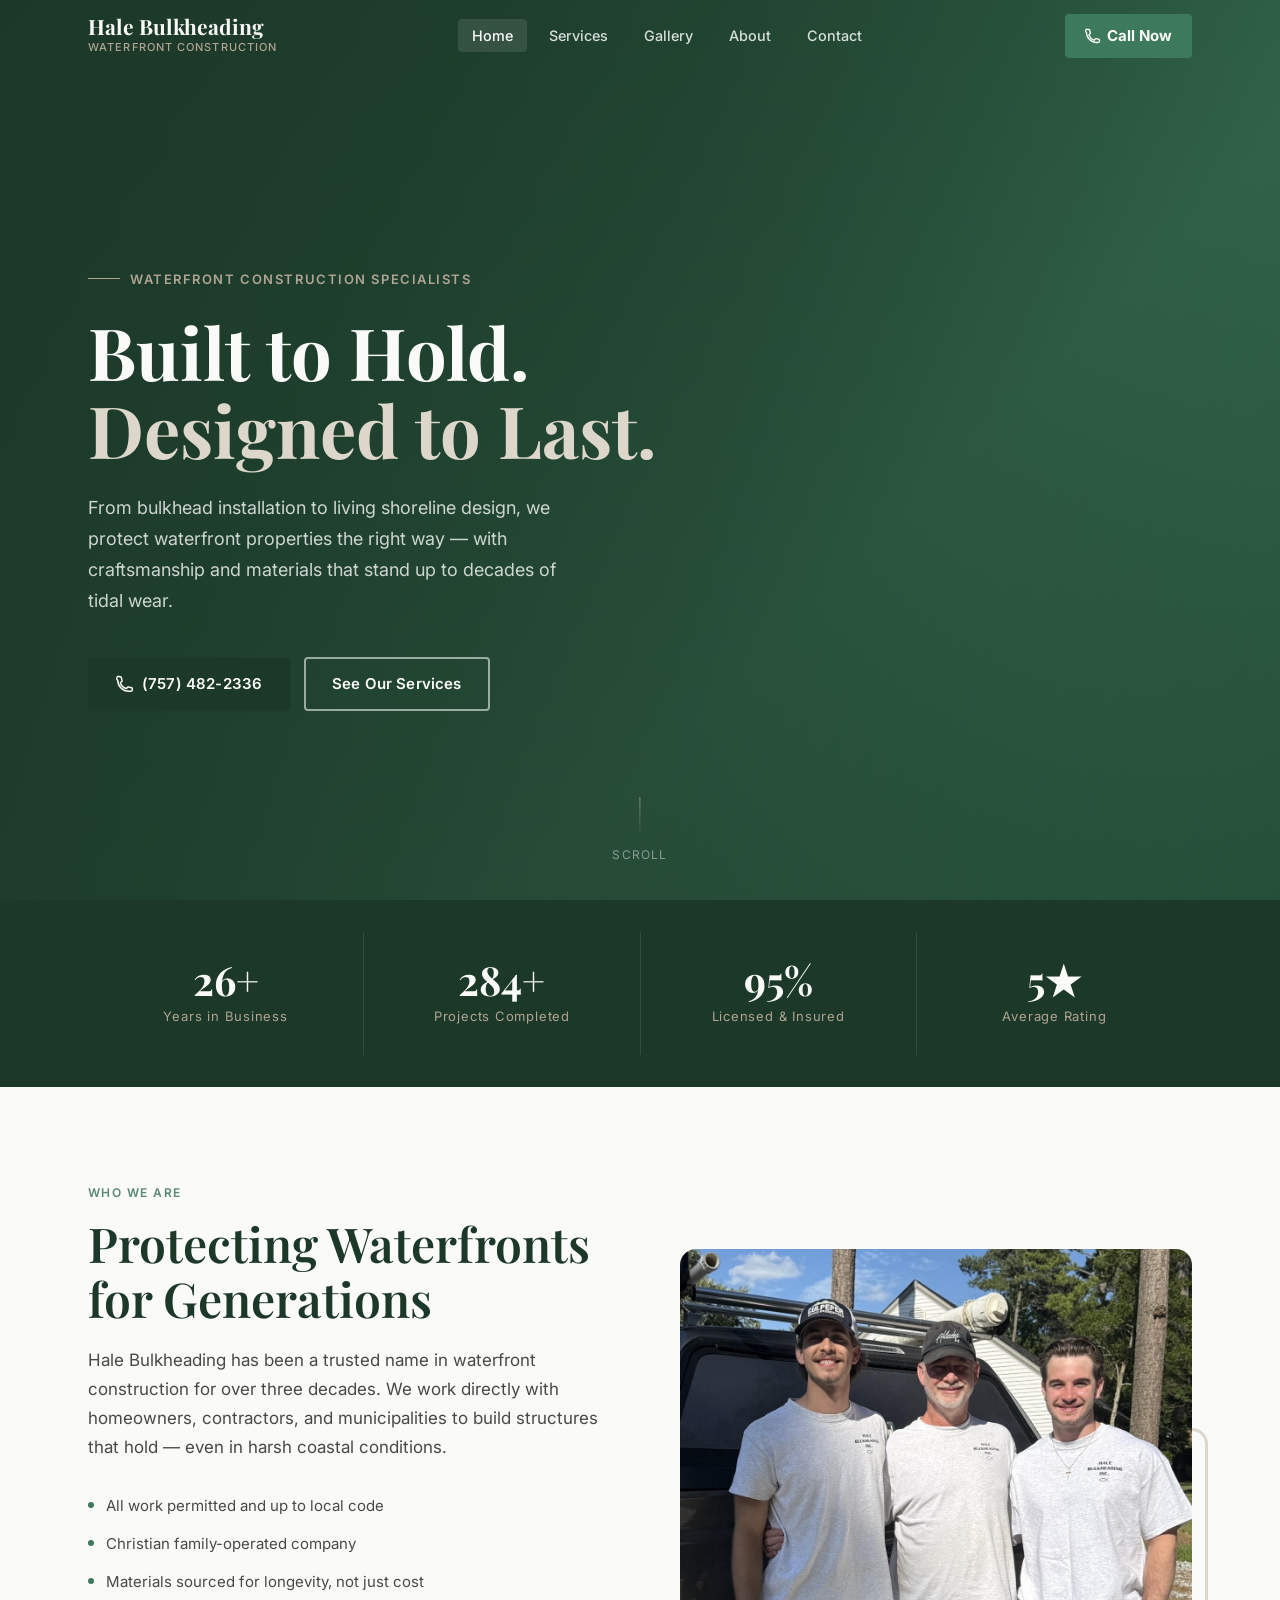
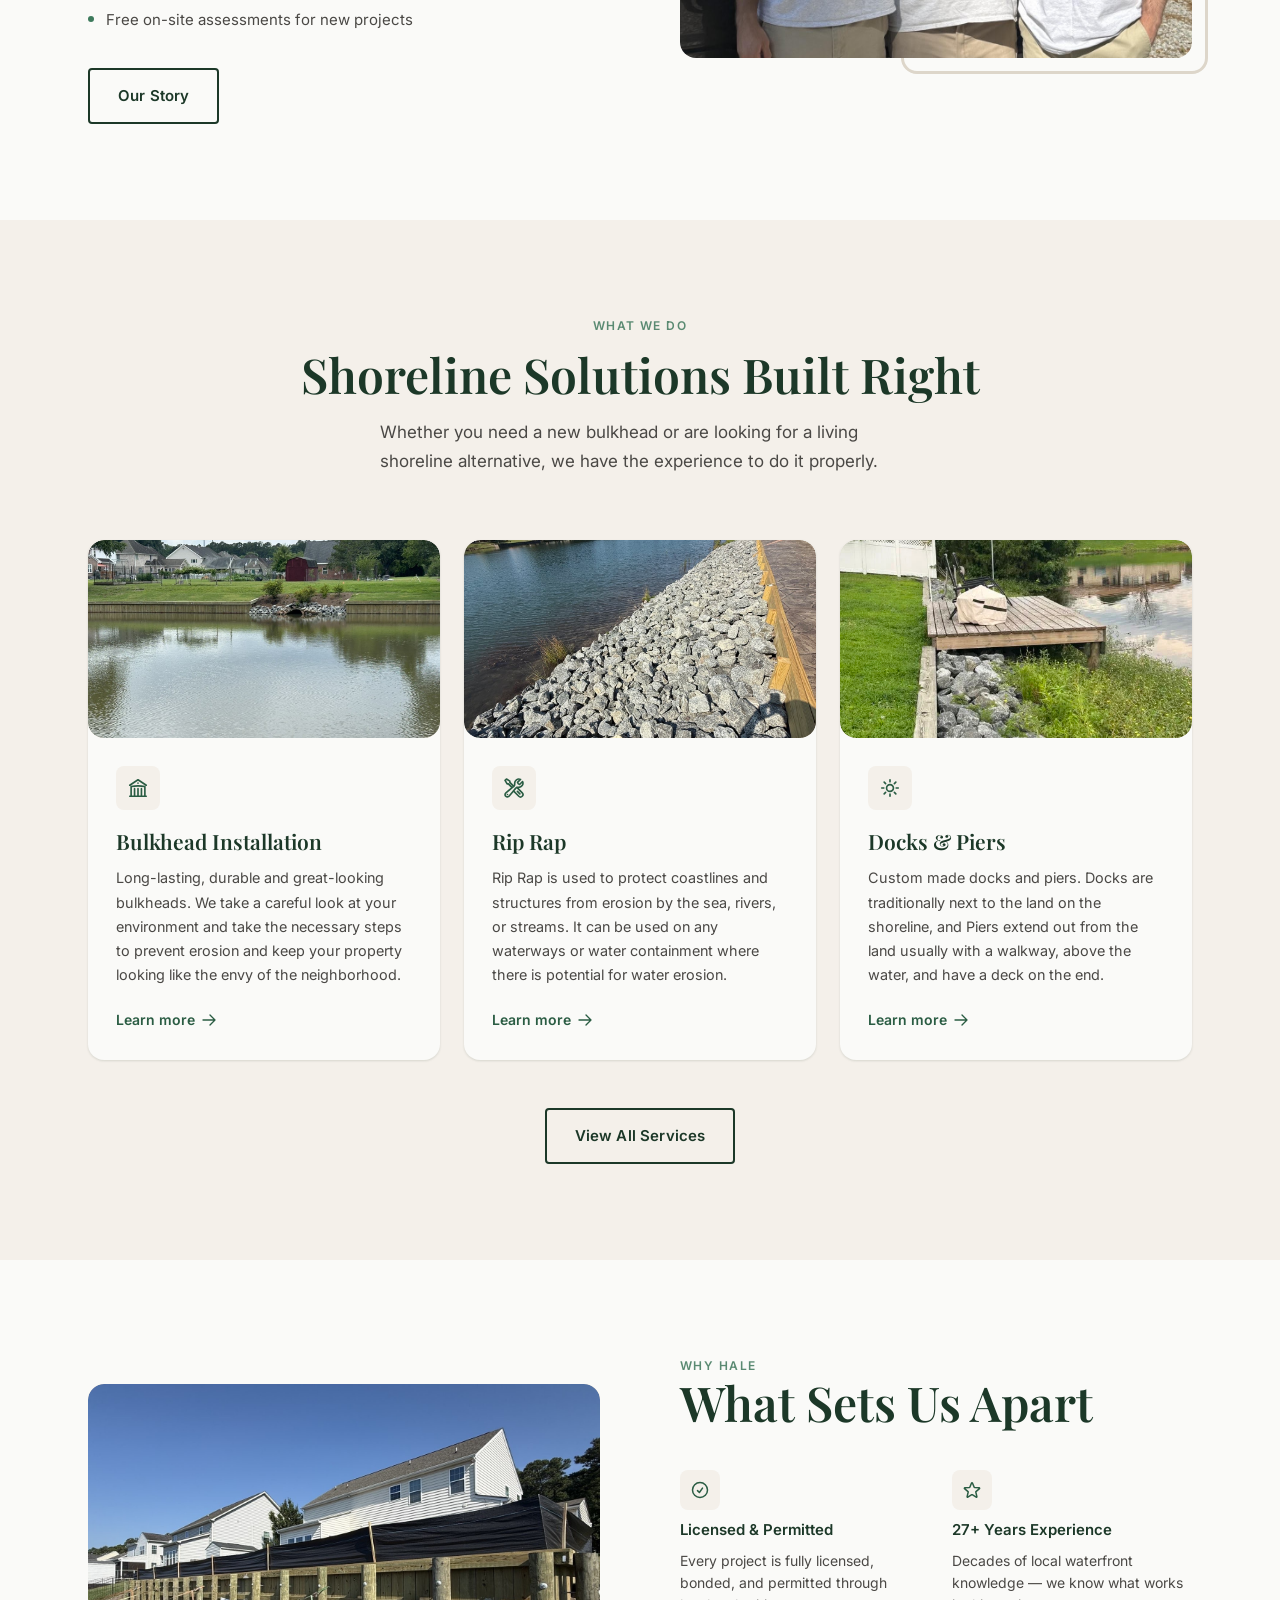
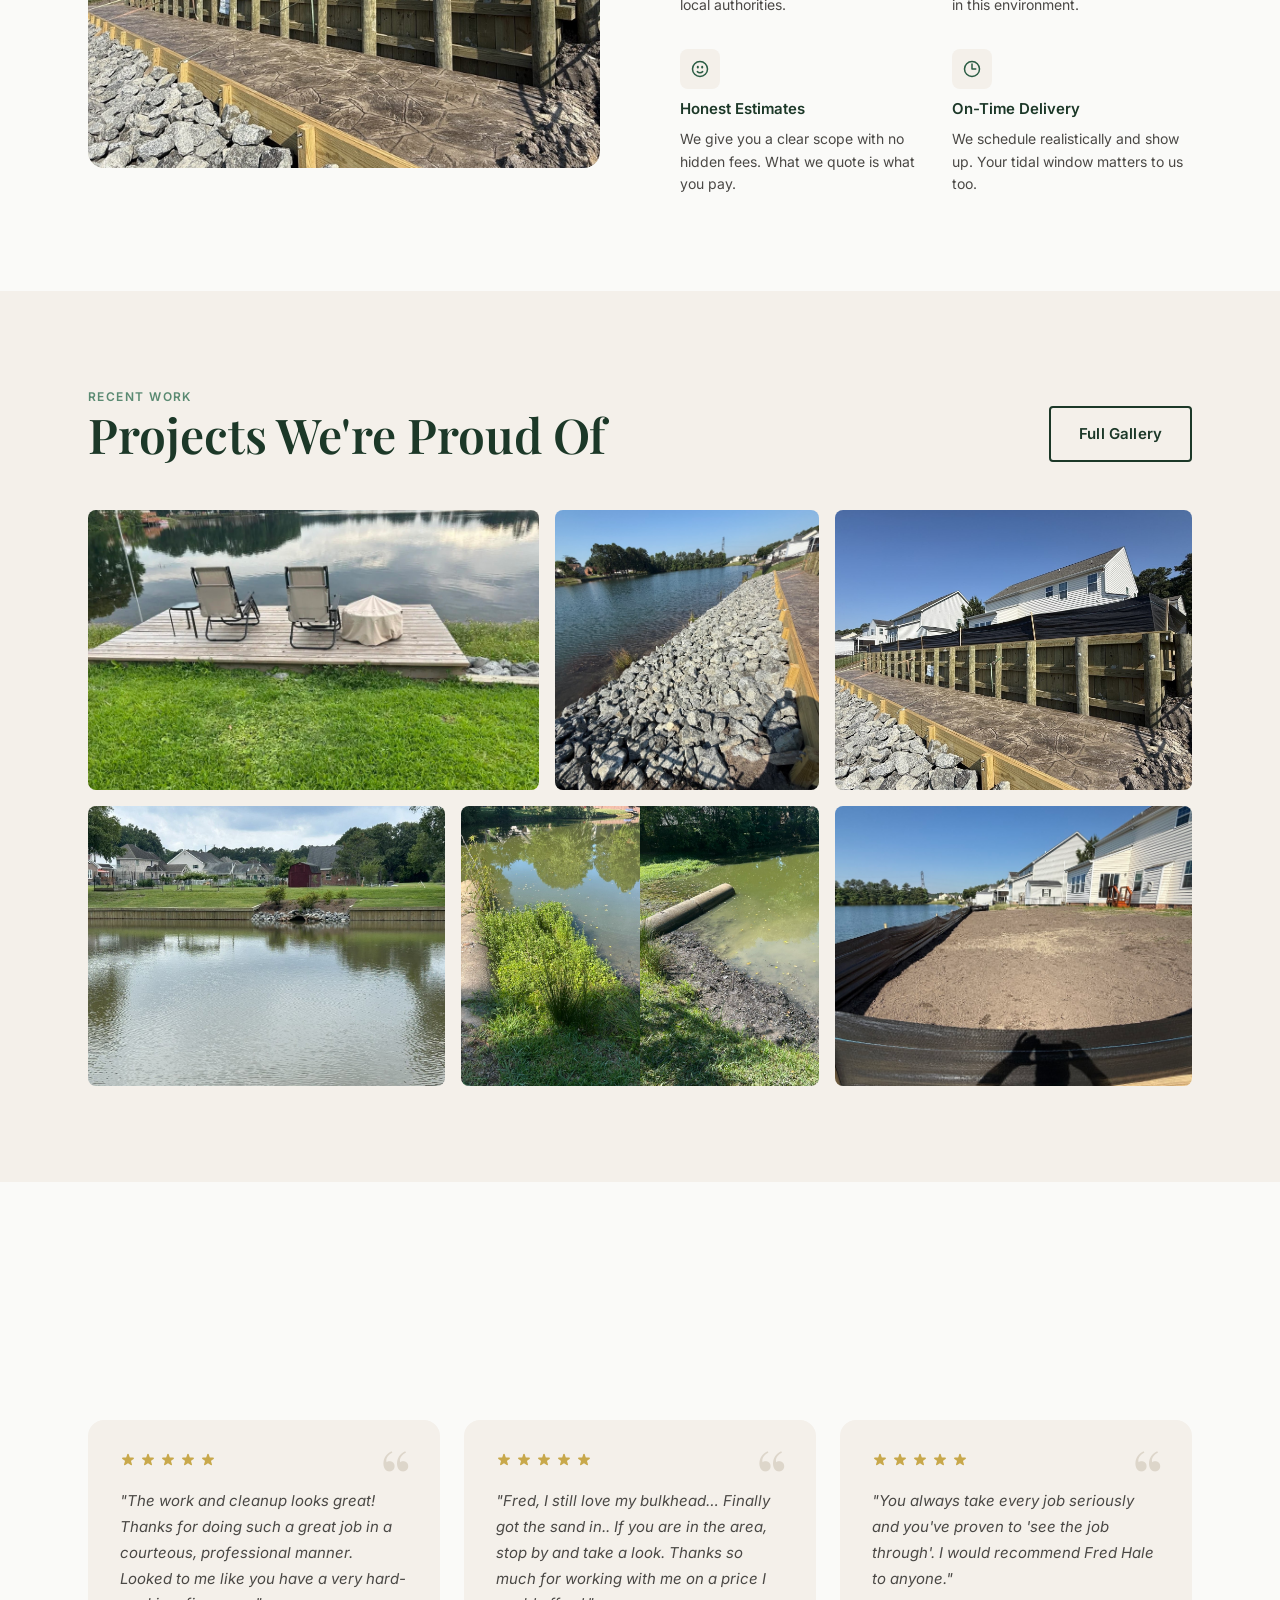
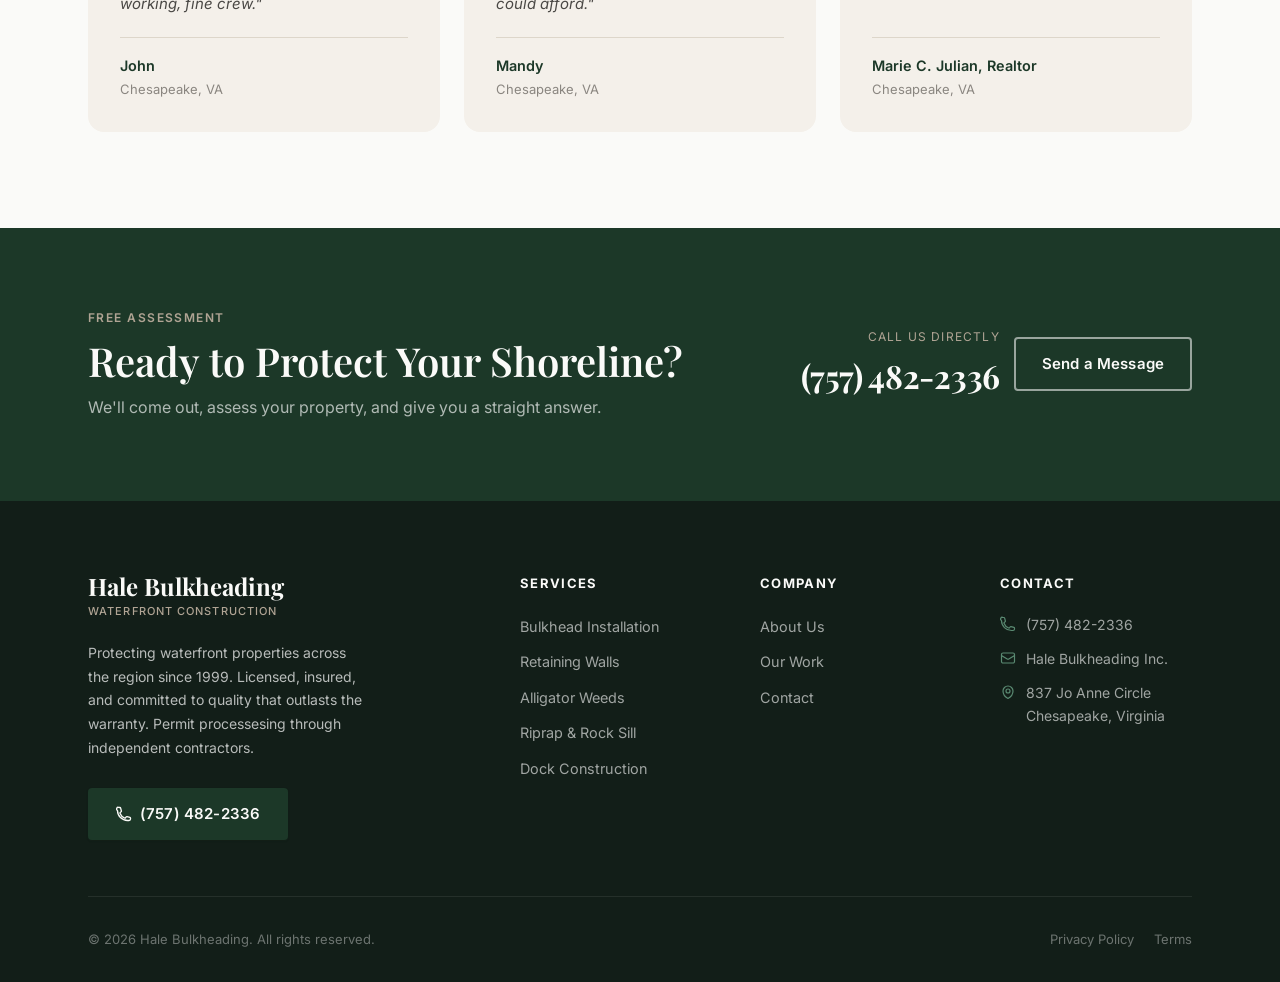
<file: index.html>
<!DOCTYPE html>
<html lang="en">
<head>
  <meta charset="UTF-8">
  <meta name="viewport" content="width=device-width, initial-scale=1.0">
  <title>Hale Bulkheading — Waterfront Construction & Shoreline Solutions</title>
  <meta name="description" content="Hale Bulkheading specializes in bulkhead installation, repair, and living shoreline solutions for waterfront properties. Serving the region for over 27 years.">
  <link rel="icon" type="image/svg+xml" href="favicon.svg">
  <link rel="stylesheet" href="css/styles.css">
</head>
<body>

<!-- Newport News, Hampton, Norfolk, Suffolk, Chesapeake, Virginia Beach, Portsmouth -->

  <!-- ── Navigation ───────────────────────────────────── -->
  <nav class="nav nav--transparent" role="navigation" aria-label="Main navigation">
    <div class="nav__inner">
      <a href="index.html" class="nav__logo">
        <span class="nav__logo-name">Hale Bulkheading</span>
        <span class="nav__logo-tag">Waterfront Construction</span>
      </a>

      <ul class="nav__links">
        <li><a href="index.html"    class="nav__link nav__link--active">Home</a></li>
        <li><a href="services.html" class="nav__link">Services</a></li>
        <li><a href="gallery.html"  class="nav__link">Gallery</a></li>
        <li><a href="about.html"    class="nav__link">About</a></li>
        <li><a href="about.html#contact" class="nav__link">Contact</a></li>
      </ul>

      <a href="tel:+17574822336" class="nav__cta">
        <svg xmlns="http://www.w3.org/2000/svg" fill="none" viewBox="0 0 24 24" stroke-width="2" stroke="currentColor"><path stroke-linecap="round" stroke-linejoin="round" d="M2.25 6.75c0 8.284 6.716 15 15 15h2.25a2.25 2.25 0 0 0 2.25-2.25v-1.372c0-.516-.351-.966-.852-1.091l-4.423-1.106c-.44-.11-.902.055-1.173.417l-.97 1.293c-.282.376-.769.542-1.21.38a12.035 12.035 0 0 1-7.143-7.143c-.162-.441.004-.928.38-1.21l1.293-.97c.363-.271.527-.734.417-1.173L6.963 3.102a1.125 1.125 0 0 0-1.091-.852H4.5A2.25 2.25 0 0 0 2.25 6.75Z"/></svg>
        Call Now
      </a>

      <button class="nav__hamburger" aria-label="Open menu" aria-expanded="false">
        <span></span><span></span><span></span>
      </button>
    </div>
  </nav>

  <!-- Mobile Menu -->
  <div class="nav__mobile" role="menu">
    <a href="index.html"    class="nav__link nav__link--active">Home</a>
    <a href="services.html" class="nav__link">Services</a>
    <a href="gallery.html"  class="nav__link">Gallery</a>
    <a href="about.html"    class="nav__link">About</a>
    <a href="about.html#contact" class="nav__link">Contact</a>
    <a href="tel:+17574822336" class="nav__cta">
      <svg xmlns="http://www.w3.org/2000/svg" fill="none" viewBox="0 0 24 24" stroke-width="2" stroke="currentColor"><path stroke-linecap="round" stroke-linejoin="round" d="M2.25 6.75c0 8.284 6.716 15 15 15h2.25a2.25 2.25 0 0 0 2.25-2.25v-1.372c0-.516-.351-.966-.852-1.091l-4.423-1.106c-.44-.11-.902.055-1.173.417l-.97 1.293c-.282.376-.769.542-1.21.38a12.035 12.035 0 0 1-7.143-7.143c-.162-.441.004-.928.38-1.21l1.293-.97c.363-.271.527-.734.417-1.173L6.963 3.102a1.125 1.125 0 0 0-1.091-.852H4.5A2.25 2.25 0 0 0 2.25 6.75Z"/></svg>
      Call Now
    </a>
  </div>

  <main>

    <!-- ── Hero ─────────────────────────────────────────── -->
    <section class="hero">
      <div class="hero__bg">
        <!-- Replace this div with: <img class="hero__img" src="images/hero-bulkhead.jpg" alt="Completed bulkhead along waterfront property"> -->
        <div class="hero__img-placeholder" aria-hidden="true"></div>
      </div>
      <div class="hero__overlay" aria-hidden="true"></div>

      <div class="hero__content">
        <p class="hero__eyebrow">Waterfront Construction Specialists</p>
        <h1 class="hero__title">Built to Hold.<br><em>Designed to Last.</em></h1>
        <p class="hero__body">
          From bulkhead installation to living shoreline design, we protect
          waterfront properties the right way — with craftsmanship and materials
          that stand up to decades of tidal wear.
        </p>
        <div class="hero__actions">
          <a href="tel:+17574822336" class="btn btn--primary">
            <svg xmlns="http://www.w3.org/2000/svg" fill="none" viewBox="0 0 24 24" stroke-width="2" stroke="currentColor"><path stroke-linecap="round" stroke-linejoin="round" d="M2.25 6.75c0 8.284 6.716 15 15 15h2.25a2.25 2.25 0 0 0 2.25-2.25v-1.372c0-.516-.351-.966-.852-1.091l-4.423-1.106c-.44-.11-.902.055-1.173.417l-.97 1.293c-.282.376-.769.542-1.21.38a12.035 12.035 0 0 1-7.143-7.143c-.162-.441.004-.928.38-1.21l1.293-.97c.363-.271.527-.734.417-1.173L6.963 3.102a1.125 1.125 0 0 0-1.091-.852H4.5A2.25 2.25 0 0 0 2.25 6.75Z"/></svg>
            (757) 482-2336
          </a>
          <a href="services.html" class="btn btn--ghost">See Our Services</a>
        </div>
      </div>

      <div class="hero__scroll" aria-hidden="true">
        <div class="hero__scroll-line"></div>
        <span>Scroll</span>
      </div>
    </section>

    <!-- ── Stats ─────────────────────────────────────────── -->
    <div class="stats-bar">
      <div class="container">
        <div class="stats-bar__grid">
          <div class="stat-item">
            <div class="stat-item__number" data-counter data-target="27" data-suffix="+">27+</div>
            <div class="stat-item__label">Years in Business</div>
          </div>
          <div class="stat-item">
            <div class="stat-item__number" data-counter data-target="300" data-suffix="+">300+</div>
            <div class="stat-item__label">Projects Completed</div>
          </div>
          <div class="stat-item">
            <div class="stat-item__number" data-counter data-target="100" data-suffix="%">100%</div>
            <div class="stat-item__label">Licensed &amp; Insured</div>
          </div>
          <div class="stat-item">
            <div class="stat-item__number" data-counter data-target="5" data-suffix="★">5★</div>
            <div class="stat-item__label">Average Rating</div>
          </div>
        </div>
      </div>
    </div>

    <!-- ── Intro ─────────────────────────────────────────── -->
    <section class="intro section">
      <div class="container">
        <div class="intro__grid">
          <div class="intro__text reveal reveal--left">
            <p class="label">Who We Are</p>
            <h2 class="section-title">Protecting Waterfronts for Generations</h2>
            <p class="section-subtitle">
              Hale Bulkheading has been a trusted name in waterfront construction
              for over three decades. We work directly with homeowners, contractors,
              and municipalities to build structures that hold — even in harsh coastal
              conditions.
            </p>
            <ul class="intro__list">
              <li class="intro__list-item">All work permitted and up to local code</li>
              <li class="intro__list-item">Christian family-operated company</li>
              <li class="intro__list-item">Materials sourced for longevity, not just cost</li>
              <li class="intro__list-item">Free on-site assessments for new projects</li>
            </ul>
            <a href="about.html" class="btn btn--outline">Our Story</a>
          </div>

          <div class="intro__image-wrap reveal reveal--right">
            <img src="images/HaleFamilyPic.jpg" alt="The Hale Bulkheading family and crew" style="width:100%; border-radius:var(--radius-lg); display:block; object-fit:cover; aspect-ratio:5/4; position:relative; z-index:1;">
          </div>
        </div>
      </div>
    </section>

    <!-- ── Services ──────────────────────────────────────── -->
    <section class="services-section">
      <div class="container">
        <div class="services-section__head reveal">
          <p class="label">What We Do</p>
          <h2 class="section-title">Shoreline Solutions Built Right</h2>
          <p class="section-subtitle">
            Whether you need a new bulkhead or are looking for a 
            living shoreline alternative, we have the experience to do it properly.
          </p>
        </div>

        <div class="services-grid">
          <!-- Card 1 -->
          <div class="service-card reveal reveal-delay-1">
            <!-- Replace with: <img class="service-card__img img-placeholder--16x9" src="images/bulkhead-install.jpg" alt="New bulkhead installation"> -->
            <div class="service-card__img img-placeholder img-placeholder--16x9">
              <img src="images/realbulkhead.jpg" alt="Bulkhead install photo">
            </div>
            <div class="service-card__body">
              <div class="service-card__icon">
                <svg xmlns="http://www.w3.org/2000/svg" fill="none" viewBox="0 0 24 24" stroke-width="1.8" stroke="currentColor"><path stroke-linecap="round" stroke-linejoin="round" d="M12 21v-8.25M15.75 21v-8.25M8.25 21v-8.25M3 9l9-6 9 6m-1.5 12V10.332A48.36 48.36 0 0 0 12 9.75c-2.551 0-5.056.2-7.5.582V21M3 21h18M12 6.75h.008v.008H12V6.75Z"/></svg>
              </div>
              <h3 class="service-card__title">Bulkhead Installation</h3>
              <p>Long-lasting, durable and great-looking bulkheads. We take a careful look at your environment and take the necessary steps to prevent erosion and keep your property looking like the envy of the neighborhood.</p>
              <a href="services.html#installation" class="service-card__link">
                Learn more
                <svg xmlns="http://www.w3.org/2000/svg" fill="none" viewBox="0 0 24 24" stroke-width="2" stroke="currentColor"><path stroke-linecap="round" stroke-linejoin="round" d="M13.5 4.5 21 12m0 0-7.5 7.5M21 12H3"/></svg>
              </a>
            </div>
          </div>

          <!-- Card 2 -->
          <div class="service-card reveal reveal-delay-2">
            <div class="service-card__img img-placeholder img-placeholder--16x9">
              <img src="images/riprap.JPG" alt="Rip Rap photo">
            </div>
            <div class="service-card__body">
              <div class="service-card__icon">
                <svg xmlns="http://www.w3.org/2000/svg" fill="none" viewBox="0 0 24 24" stroke-width="1.8" stroke="currentColor"><path stroke-linecap="round" stroke-linejoin="round" d="M11.42 15.17 17.25 21A2.652 2.652 0 0 0 21 17.25l-5.877-5.877M11.42 15.17l2.496-3.03c.317-.384.74-.626 1.208-.766M11.42 15.17l-4.655 5.653a2.548 2.548 0 1 1-3.586-3.586l6.837-5.63m5.108-.233c.55-.164 1.163-.188 1.743-.14a4.5 4.5 0 0 0 4.486-6.336l-3.276 3.277a3.004 3.004 0 0 1-2.25-2.25l3.276-3.276a4.5 4.5 0 0 0-6.336 4.486c.091 1.076-.071 2.264-.904 2.95l-.102.085m-1.745 1.437L5.909 7.5H4.5L2.25 3.75l1.5-1.5L7.5 4.5v1.409l4.26 4.26m-1.745 1.437 1.745-1.437m6.615 8.206L15.75 15.75M4.867 19.125h.008v.008h-.008v-.008Z"/></svg>
              </div>
              <h3 class="service-card__title">Rip Rap</h3>
              <p>Rip Rap is used to protect coastlines and structures from erosion by the sea, rivers, or streams. It can be used on any waterways or water containment where there is potential for water erosion.</p>
              <a href="services.html#riprap" class="service-card__link">
                Learn more
                <svg xmlns="http://www.w3.org/2000/svg" fill="none" viewBox="0 0 24 24" stroke-width="2" stroke="currentColor"><path stroke-linecap="round" stroke-linejoin="round" d="M13.5 4.5 21 12m0 0-7.5 7.5M21 12H3"/></svg>
              </a>
            </div>
          </div>

          <!-- Card 3 -->
          <div class="service-card reveal reveal-delay-3">
            <div class="service-card__img img-placeholder img-placeholder--16x9">
              <img src="images/haledock3.jpg" alt="Dock photo">
            </div>
            <div class="service-card__body">
              <div class="service-card__icon">
                <svg xmlns="http://www.w3.org/2000/svg" fill="none" viewBox="0 0 24 24" stroke-width="1.8" stroke="currentColor"><path stroke-linecap="round" stroke-linejoin="round" d="M12 3v2.25m6.364.386-1.591 1.591M21 12h-2.25m-.386 6.364-1.591-1.591M12 18.75V21m-4.773-4.227-1.591 1.591M5.25 12H3m4.227-4.773L5.636 5.636M15.75 12a3.75 3.75 0 1 1-7.5 0 3.75 3.75 0 0 1 7.5 0Z"/></svg>
              </div>
              <h3 class="service-card__title">Docks &amp; Piers</h3>
              <p>Custom made docks and piers. Docks are traditionally next to the land on the shoreline, and Piers extend out from the land usually with a walkway, above the water, and have a deck on the end.</p>
              <a href="services.html#dock" class="service-card__link">
                Learn more
                <svg xmlns="http://www.w3.org/2000/svg" fill="none" viewBox="0 0 24 24" stroke-width="2" stroke="currentColor"><path stroke-linecap="round" stroke-linejoin="round" d="M13.5 4.5 21 12m0 0-7.5 7.5M21 12H3"/></svg>
              </a>
            </div>
          </div>
        </div>

        <div style="text-align:center; margin-top:48px;">
          <a href="services.html" class="btn btn--outline">View All Services</a>
        </div>
      </div>
    </section>

    <!-- ── Why Us ─────────────────────────────────────────── -->
    <section class="why section">
      <div class="container">
        <div class="why__grid">
          <div class="reveal reveal--left">
            <!-- Replace with actual image -->
            <div class="img-placeholder img-placeholder--4x3">
              <img src="images/bulkhead.JPG" alt="Retaining Wall Picture">
            </div>
          </div>

          <div class="reveal reveal--right">
            <p class="label">Why Hale</p>
            <h2 class="section-title" style="margin-bottom:40px;">What Sets Us Apart</h2>
            <div class="why__features">
              <div class="why__feature">
                <div class="why__feature-icon">
                  <svg xmlns="http://www.w3.org/2000/svg" fill="none" viewBox="0 0 24 24" stroke-width="1.8" stroke="currentColor"><path stroke-linecap="round" stroke-linejoin="round" d="M9 12.75 11.25 15 15 9.75M21 12a9 9 0 1 1-18 0 9 9 0 0 1 18 0Z"/></svg>
                </div>
                <h4>Licensed &amp; Permitted</h4>
                <p>Every project is fully licensed, bonded, and permitted through local authorities.</p>
              </div>
              <div class="why__feature">
                <div class="why__feature-icon">
                  <svg xmlns="http://www.w3.org/2000/svg" fill="none" viewBox="0 0 24 24" stroke-width="1.8" stroke="currentColor"><path stroke-linecap="round" stroke-linejoin="round" d="M11.48 3.499a.562.562 0 0 1 1.04 0l2.125 5.111a.563.563 0 0 0 .475.345l5.518.442c.499.04.701.663.321.988l-4.204 3.602a.563.563 0 0 0-.182.557l1.285 5.385a.562.562 0 0 1-.84.61l-4.725-2.885a.562.562 0 0 0-.586 0L6.982 20.54a.562.562 0 0 1-.84-.61l1.285-5.386a.562.562 0 0 0-.182-.557l-4.204-3.602a.562.562 0 0 1 .321-.988l5.518-.442a.563.563 0 0 0 .475-.345L11.48 3.5Z"/></svg>
                </div>
                <h4>27+ Years Experience</h4>
                <p>Decades of local waterfront knowledge — we know what works in this environment.</p>
              </div>
              <div class="why__feature">
                <div class="why__feature-icon">
                  <svg xmlns="http://www.w3.org/2000/svg" fill="none" viewBox="0 0 24 24" stroke-width="1.8" stroke="currentColor"><path stroke-linecap="round" stroke-linejoin="round" d="M15.182 15.182a4.5 4.5 0 0 1-6.364 0M21 12a9 9 0 1 1-18 0 9 9 0 0 1 18 0ZM9.75 9.75c0 .414-.168.75-.375.75S9 10.164 9 9.75 9.168 9 9.375 9s.375.336.375.75Zm-.375 0h.008v.015h-.008V9.75Zm5.625 0c0 .414-.168.75-.375.75s-.375-.336-.375-.75.168-.75.375-.75.375.336.375.75Zm-.375 0h.008v.015h-.008V9.75Z"/></svg>
                </div>
                <h4>Honest Estimates</h4>
                <p>We give you a clear scope with no hidden fees. What we quote is what you pay.</p>
              </div>
              <div class="why__feature">
                <div class="why__feature-icon">
                  <svg xmlns="http://www.w3.org/2000/svg" fill="none" viewBox="0 0 24 24" stroke-width="1.8" stroke="currentColor"><path stroke-linecap="round" stroke-linejoin="round" d="M12 6v6h4.5m4.5 0a9 9 0 1 1-18 0 9 9 0 0 1 18 0Z"/></svg>
                </div>
                <h4>On-Time Delivery</h4>
                <p>We schedule realistically and show up. Your tidal window matters to us too.</p>
              </div>
            </div>
          </div>
        </div>
      </div>
    </section>

    <!-- ── Gallery Preview ────────────────────────────────── -->
    <section class="gallery-preview">
      <div class="container">
        <div class="gallery-preview__head reveal">
          <div>
            <p class="label">Recent Work</p>
            <h2 class="section-title">Projects We're Proud Of</h2>
          </div>
          <a href="gallery.html" class="btn btn--outline">Full Gallery</a>
        </div>

        <div class="gallery-grid">
          <div class="gallery-item reveal reveal-delay-1">
            <div class="img-placeholder">
              <img src="images/haledock2.jpg" alt="Dock Picture">
            </div>
            <div class="gallery-item__overlay"></div>
          </div>
          <div class="gallery-item reveal reveal-delay-2">
            <div class="img-placeholder">
              <img src="images/riprap.JPG" alt="Rip Rap Picture">
            </div>
            <div class="gallery-item__overlay"></div>
          </div>
          <div class="gallery-item reveal reveal-delay-3">
            <div class="img-placeholder">
              <img src="images/bulkhead.JPG" alt="Retaining Wall Picture">
            </div>
            <div class="gallery-item__overlay"></div>
          </div>
          <div class="gallery-item reveal reveal-delay-1">
            <div class="img-placeholder">
              <img src="images/realbulkhead.jpg" alt="Bulkhead Picture">
            </div>
            <div class="gallery-item__overlay"></div>
          </div>
          <div class="gallery-item reveal reveal-delay-2">
            <div class="img-placeholder">
              <img src="images/alligatorweedss.png" alt="Alligator Weeds Picture">
            </div>
            <div class="gallery-item__overlay"></div>
          </div>
          <div class="gallery-item reveal reveal-delay-3">
            <div class="img-placeholder">
              <img src="images/misc.JPG" alt="Construction Picture">
            </div>
            <div class="gallery-item__overlay"></div>
          </div>
        </div>
      </div>
    </section>

    <!-- ── Testimonials ───────────────────────────────────── -->
    <section class="testimonials section">
      <div class="container">
        <div class="testimonials__head reveal">
          <p class="label">What Clients Say</p>
          <h2 class="section-title">Straight from the Waterfront</h2>
        </div>
        <div class="testimonials-grid">
          <div class="testimonial-card reveal reveal-delay-1">
            <div class="testimonial-card__stars">
              <svg fill="currentColor" viewBox="0 0 20 20"><path d="M9.049 2.927c.3-.921 1.603-.921 1.902 0l1.07 3.292a1 1 0 00.95.69h3.462c.969 0 1.371 1.24.588 1.81l-2.8 2.034a1 1 0 00-.364 1.118l1.07 3.292c.3.921-.755 1.688-1.54 1.118l-2.8-2.034a1 1 0 00-1.175 0l-2.8 2.034c-.784.57-1.838-.197-1.539-1.118l1.07-3.292a1 1 0 00-.364-1.118L2.98 8.72c-.783-.57-.38-1.81.588-1.81h3.461a1 1 0 00.951-.69l1.07-3.292z"/></svg>
              <svg fill="currentColor" viewBox="0 0 20 20"><path d="M9.049 2.927c.3-.921 1.603-.921 1.902 0l1.07 3.292a1 1 0 00.95.69h3.462c.969 0 1.371 1.24.588 1.81l-2.8 2.034a1 1 0 00-.364 1.118l1.07 3.292c.3.921-.755 1.688-1.54 1.118l-2.8-2.034a1 1 0 00-1.175 0l-2.8 2.034c-.784.57-1.838-.197-1.539-1.118l1.07-3.292a1 1 0 00-.364-1.118L2.98 8.72c-.783-.57-.38-1.81.588-1.81h3.461a1 1 0 00.951-.69l1.07-3.292z"/></svg>
              <svg fill="currentColor" viewBox="0 0 20 20"><path d="M9.049 2.927c.3-.921 1.603-.921 1.902 0l1.07 3.292a1 1 0 00.95.69h3.462c.969 0 1.371 1.24.588 1.81l-2.8 2.034a1 1 0 00-.364 1.118l1.07 3.292c.3.921-.755 1.688-1.54 1.118l-2.8-2.034a1 1 0 00-1.175 0l-2.8 2.034c-.784.57-1.838-.197-1.539-1.118l1.07-3.292a1 1 0 00-.364-1.118L2.98 8.72c-.783-.57-.38-1.81.588-1.81h3.461a1 1 0 00.951-.69l1.07-3.292z"/></svg>
              <svg fill="currentColor" viewBox="0 0 20 20"><path d="M9.049 2.927c.3-.921 1.603-.921 1.902 0l1.07 3.292a1 1 0 00.95.69h3.462c.969 0 1.371 1.24.588 1.81l-2.8 2.034a1 1 0 00-.364 1.118l1.07 3.292c.3.921-.755 1.688-1.54 1.118l-2.8-2.034a1 1 0 00-1.175 0l-2.8 2.034c-.784.57-1.838-.197-1.539-1.118l1.07-3.292a1 1 0 00-.364-1.118L2.98 8.72c-.783-.57-.38-1.81.588-1.81h3.461a1 1 0 00.951-.69l1.07-3.292z"/></svg>
              <svg fill="currentColor" viewBox="0 0 20 20"><path d="M9.049 2.927c.3-.921 1.603-.921 1.902 0l1.07 3.292a1 1 0 00.95.69h3.462c.969 0 1.371 1.24.588 1.81l-2.8 2.034a1 1 0 00-.364 1.118l1.07 3.292c.3.921-.755 1.688-1.54 1.118l-2.8-2.034a1 1 0 00-1.175 0l-2.8 2.034c-.784.57-1.838-.197-1.539-1.118l1.07-3.292a1 1 0 00-.364-1.118L2.98 8.72c-.783-.57-.38-1.81.588-1.81h3.461a1 1 0 00.951-.69l1.07-3.292z"/></svg>
            </div>
            <p class="testimonial-card__text">"The work and cleanup looks great! Thanks for doing such a great job in a courteous, professional manner. Looked to me like you have a very hard-working, fine crew."</p>
            <div class="testimonial-card__author">
              <span class="testimonial-card__name">John</span>
              <span class="testimonial-card__location">Chesapeake, VA</span>
            </div>
          </div>

          <div class="testimonial-card reveal reveal-delay-2">
            <div class="testimonial-card__stars">
              <svg fill="currentColor" viewBox="0 0 20 20"><path d="M9.049 2.927c.3-.921 1.603-.921 1.902 0l1.07 3.292a1 1 0 00.95.69h3.462c.969 0 1.371 1.24.588 1.81l-2.8 2.034a1 1 0 00-.364 1.118l1.07 3.292c.3.921-.755 1.688-1.54 1.118l-2.8-2.034a1 1 0 00-1.175 0l-2.8 2.034c-.784.57-1.838-.197-1.539-1.118l1.07-3.292a1 1 0 00-.364-1.118L2.98 8.72c-.783-.57-.38-1.81.588-1.81h3.461a1 1 0 00.951-.69l1.07-3.292z"/></svg>
              <svg fill="currentColor" viewBox="0 0 20 20"><path d="M9.049 2.927c.3-.921 1.603-.921 1.902 0l1.07 3.292a1 1 0 00.95.69h3.462c.969 0 1.371 1.24.588 1.81l-2.8 2.034a1 1 0 00-.364 1.118l1.07 3.292c.3.921-.755 1.688-1.54 1.118l-2.8-2.034a1 1 0 00-1.175 0l-2.8 2.034c-.784.57-1.838-.197-1.539-1.118l1.07-3.292a1 1 0 00-.364-1.118L2.98 8.72c-.783-.57-.38-1.81.588-1.81h3.461a1 1 0 00.951-.69l1.07-3.292z"/></svg>
              <svg fill="currentColor" viewBox="0 0 20 20"><path d="M9.049 2.927c.3-.921 1.603-.921 1.902 0l1.07 3.292a1 1 0 00.95.69h3.462c.969 0 1.371 1.24.588 1.81l-2.8 2.034a1 1 0 00-.364 1.118l1.07 3.292c.3.921-.755 1.688-1.54 1.118l-2.8-2.034a1 1 0 00-1.175 0l-2.8 2.034c-.784.57-1.838-.197-1.539-1.118l1.07-3.292a1 1 0 00-.364-1.118L2.98 8.72c-.783-.57-.38-1.81.588-1.81h3.461a1 1 0 00.951-.69l1.07-3.292z"/></svg>
              <svg fill="currentColor" viewBox="0 0 20 20"><path d="M9.049 2.927c.3-.921 1.603-.921 1.902 0l1.07 3.292a1 1 0 00.95.69h3.462c.969 0 1.371 1.24.588 1.81l-2.8 2.034a1 1 0 00-.364 1.118l1.07 3.292c.3.921-.755 1.688-1.54 1.118l-2.8-2.034a1 1 0 00-1.175 0l-2.8 2.034c-.784.57-1.838-.197-1.539-1.118l1.07-3.292a1 1 0 00-.364-1.118L2.98 8.72c-.783-.57-.38-1.81.588-1.81h3.461a1 1 0 00.951-.69l1.07-3.292z"/></svg>
              <svg fill="currentColor" viewBox="0 0 20 20"><path d="M9.049 2.927c.3-.921 1.603-.921 1.902 0l1.07 3.292a1 1 0 00.95.69h3.462c.969 0 1.371 1.24.588 1.81l-2.8 2.034a1 1 0 00-.364 1.118l1.07 3.292c.3.921-.755 1.688-1.54 1.118l-2.8-2.034a1 1 0 00-1.175 0l-2.8 2.034c-.784.57-1.838-.197-1.539-1.118l1.07-3.292a1 1 0 00-.364-1.118L2.98 8.72c-.783-.57-.38-1.81.588-1.81h3.461a1 1 0 00.951-.69l1.07-3.292z"/></svg>
            </div>
            <p class="testimonial-card__text">"Fred, I still love my bulkhead… Finally got the sand in.. If you are in the area, stop by and take a look. Thanks so much for working with me on a price I could afford."</p>
            <div class="testimonial-card__author">
              <span class="testimonial-card__name">Mandy</span>
              <span class="testimonial-card__location">Chesapeake, VA</span>
            </div>
          </div>

          <div class="testimonial-card reveal reveal-delay-3">
            <div class="testimonial-card__stars">
              <svg fill="currentColor" viewBox="0 0 20 20"><path d="M9.049 2.927c.3-.921 1.603-.921 1.902 0l1.07 3.292a1 1 0 00.95.69h3.462c.969 0 1.371 1.24.588 1.81l-2.8 2.034a1 1 0 00-.364 1.118l1.07 3.292c.3.921-.755 1.688-1.54 1.118l-2.8-2.034a1 1 0 00-1.175 0l-2.8 2.034c-.784.57-1.838-.197-1.539-1.118l1.07-3.292a1 1 0 00-.364-1.118L2.98 8.72c-.783-.57-.38-1.81.588-1.81h3.461a1 1 0 00.951-.69l1.07-3.292z"/></svg>
              <svg fill="currentColor" viewBox="0 0 20 20"><path d="M9.049 2.927c.3-.921 1.603-.921 1.902 0l1.07 3.292a1 1 0 00.95.69h3.462c.969 0 1.371 1.24.588 1.81l-2.8 2.034a1 1 0 00-.364 1.118l1.07 3.292c.3.921-.755 1.688-1.54 1.118l-2.8-2.034a1 1 0 00-1.175 0l-2.8 2.034c-.784.57-1.838-.197-1.539-1.118l1.07-3.292a1 1 0 00-.364-1.118L2.98 8.72c-.783-.57-.38-1.81.588-1.81h3.461a1 1 0 00.951-.69l1.07-3.292z"/></svg>
              <svg fill="currentColor" viewBox="0 0 20 20"><path d="M9.049 2.927c.3-.921 1.603-.921 1.902 0l1.07 3.292a1 1 0 00.95.69h3.462c.969 0 1.371 1.24.588 1.81l-2.8 2.034a1 1 0 00-.364 1.118l1.07 3.292c.3.921-.755 1.688-1.54 1.118l-2.8-2.034a1 1 0 00-1.175 0l-2.8 2.034c-.784.57-1.838-.197-1.539-1.118l1.07-3.292a1 1 0 00-.364-1.118L2.98 8.72c-.783-.57-.38-1.81.588-1.81h3.461a1 1 0 00.951-.69l1.07-3.292z"/></svg>
              <svg fill="currentColor" viewBox="0 0 20 20"><path d="M9.049 2.927c.3-.921 1.603-.921 1.902 0l1.07 3.292a1 1 0 00.95.69h3.462c.969 0 1.371 1.24.588 1.81l-2.8 2.034a1 1 0 00-.364 1.118l1.07 3.292c.3.921-.755 1.688-1.54 1.118l-2.8-2.034a1 1 0 00-1.175 0l-2.8 2.034c-.784.57-1.838-.197-1.539-1.118l1.07-3.292a1 1 0 00-.364-1.118L2.98 8.72c-.783-.57-.38-1.81.588-1.81h3.461a1 1 0 00.951-.69l1.07-3.292z"/></svg>
              <svg fill="currentColor" viewBox="0 0 20 20"><path d="M9.049 2.927c.3-.921 1.603-.921 1.902 0l1.07 3.292a1 1 0 00.95.69h3.462c.969 0 1.371 1.24.588 1.81l-2.8 2.034a1 1 0 00-.364 1.118l1.07 3.292c.3.921-.755 1.688-1.54 1.118l-2.8-2.034a1 1 0 00-1.175 0l-2.8 2.034c-.784.57-1.838-.197-1.539-1.118l1.07-3.292a1 1 0 00-.364-1.118L2.98 8.72c-.783-.57-.38-1.81.588-1.81h3.461a1 1 0 00.951-.69l1.07-3.292z"/></svg>
            </div>
            <p class="testimonial-card__text">"You always take every job seriously and you've proven to 'see the job through'. I would recommend Fred Hale to anyone."</p>
            <div class="testimonial-card__author">
              <span class="testimonial-card__name">Marie C. Julian, Realtor</span>
              <span class="testimonial-card__location">Chesapeake, VA</span>
            </div>
          </div>
        </div>
      </div>
    </section>

    <!-- ── CTA Band ───────────────────────────────────────── -->
    <section class="cta-band">
      <div class="container">
        <div class="cta-band__inner reveal">
          <div class="cta-band__text">
            <p class="label">Free Assessment</p>
            <h2 class="cta-band__title">Ready to Protect Your Shoreline?</h2>
            <p class="cta-band__sub">We'll come out, assess your property, and give you a straight answer.</p>
          </div>
          <div class="cta-band__actions">
            <div class="cta-band__phone">
              <span class="cta-band__phone-label">Call Us Directly</span>
              <a href="tel:+17574822336" class="cta-band__phone-number">(757) 482-2336</a>
            </div>
            <a href="about.html#contact" class="btn btn--ghost">Send a Message</a>
          </div>
        </div>
      </div>
    </section>

  </main>

  <!-- ── Footer ────────────────────────────────────────────── -->
  <footer class="footer">
    <div class="container">
      <div class="footer__grid">
        <div class="footer__brand">
          <span class="nav__logo-name">Hale Bulkheading</span>
          <span class="nav__logo-tag">Waterfront Construction</span>
          <p>Protecting waterfront properties across the region since 1999. Licensed, insured, and committed to quality that outlasts the warranty. Permit processesing through independent contractors.</p>
          <a href="tel:+17574822336" class="btn btn--primary" style="display:inline-flex; margin-top:4px;">
            <svg xmlns="http://www.w3.org/2000/svg" fill="none" viewBox="0 0 24 24" stroke-width="2" stroke="currentColor" style="width:16px;height:16px"><path stroke-linecap="round" stroke-linejoin="round" d="M2.25 6.75c0 8.284 6.716 15 15 15h2.25a2.25 2.25 0 0 0 2.25-2.25v-1.372c0-.516-.351-.966-.852-1.091l-4.423-1.106c-.44-.11-.902.055-1.173.417l-.97 1.293c-.282.376-.769.542-1.21.38a12.035 12.035 0 0 1-7.143-7.143c-.162-.441.004-.928.38-1.21l1.293-.97c.363-.271.527-.734.417-1.173L6.963 3.102a1.125 1.125 0 0 0-1.091-.852H4.5A2.25 2.25 0 0 0 2.25 6.75Z"/></svg>
            (757) 482-2336
          </a>
        </div>

        <div class="footer__col">
          <h4>Services</h4>
          <ul>
            <li><a href="services.html#installation">Bulkhead Installation</a></li>
            <li><a href="services.html#repair">Retaining Walls</a></li>
            <li><a href="services.html#living">Alligator Weeds</a></li>
            <li><a href="services.html#riprap">Riprap &amp; Rock Sill</a></li>
            <li><a href="services.html#dock">Dock Construction</a></li>
          </ul>
        </div>

        <div class="footer__col">
          <h4>Company</h4>
          <ul>
            <li><a href="about.html">About Us</a></li>
            <li><a href="gallery.html">Our Work</a></li>
            <li><a href="about.html#contact">Contact</a></li>
          </ul>
        </div>

        <div class="footer__col">
          <h4>Contact</h4>
          <div class="footer__contact-item">
            <svg xmlns="http://www.w3.org/2000/svg" fill="none" viewBox="0 0 24 24" stroke-width="1.8" stroke="currentColor"><path stroke-linecap="round" stroke-linejoin="round" d="M2.25 6.75c0 8.284 6.716 15 15 15h2.25a2.25 2.25 0 0 0 2.25-2.25v-1.372c0-.516-.351-.966-.852-1.091l-4.423-1.106c-.44-.11-.902.055-1.173.417l-.97 1.293c-.282.376-.769.542-1.21.38a12.035 12.035 0 0 1-7.143-7.143c-.162-.441.004-.928.38-1.21l1.293-.97c.363-.271.527-.734.417-1.173L6.963 3.102a1.125 1.125 0 0 0-1.091-.852H4.5A2.25 2.25 0 0 0 2.25 6.75Z"/></svg>
            (757) 482-2336
          </div>
          <div class="footer__contact-item">
            <svg xmlns="http://www.w3.org/2000/svg" fill="none" viewBox="0 0 24 24" stroke-width="1.8" stroke="currentColor"><path stroke-linecap="round" stroke-linejoin="round" d="M21.75 6.75v10.5a2.25 2.25 0 0 1-2.25 2.25h-15a2.25 2.25 0 0 1-2.25-2.25V6.75m19.5 0A2.25 2.25 0 0 0 19.5 4.5h-15a2.25 2.25 0 0 0-2.25 2.25m19.5 0v.243a2.25 2.25 0 0 1-1.07 1.916l-7.5 4.615a2.25 2.25 0 0 1-2.36 0L3.32 8.91a2.25 2.25 0 0 1-1.07-1.916V6.75"/></svg>
            Hale Bulkheading Inc.
          </div>
          <div class="footer__contact-item">
            <svg xmlns="http://www.w3.org/2000/svg" fill="none" viewBox="0 0 24 24" stroke-width="1.8" stroke="currentColor"><path stroke-linecap="round" stroke-linejoin="round" d="M15 10.5a3 3 0 1 1-6 0 3 3 0 0 1 6 0Z"/><path stroke-linecap="round" stroke-linejoin="round" d="M19.5 10.5c0 7.142-7.5 11.25-7.5 11.25S4.5 17.642 4.5 10.5a7.5 7.5 0 1 1 15 0Z"/></svg>
            837 Jo Anne Circle Chesapeake, Virginia
          </div>
        </div>
      </div>

      <div class="footer__bottom">
        <p class="footer__copy">&copy; 2026 Hale Bulkheading. All rights reserved.</p>
        <div class="footer__links">
          <a href="privacy.html">Privacy Policy</a>
          <a href="terms.html">Terms</a>
        </div>
      </div>
    </div>
  </footer>

  <script src="js/main.js"></script>
</body>
</html>
</file>
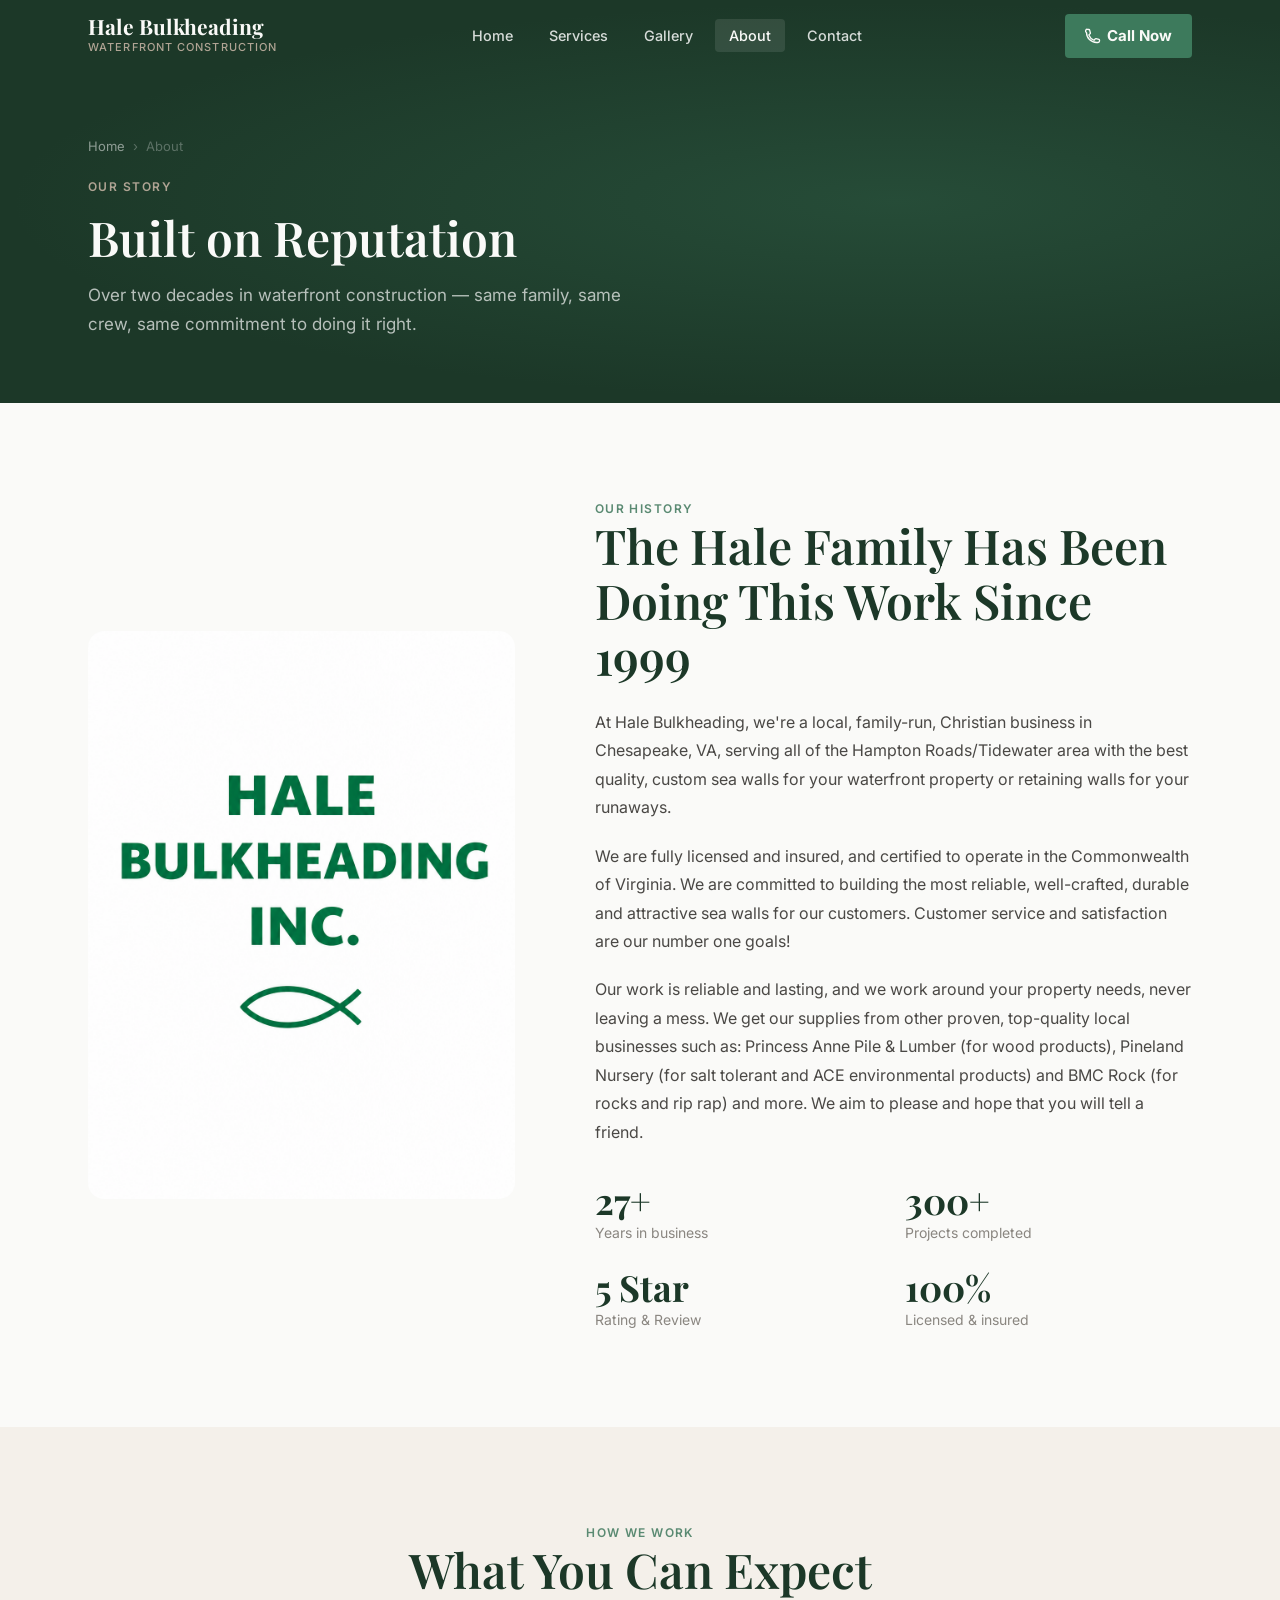
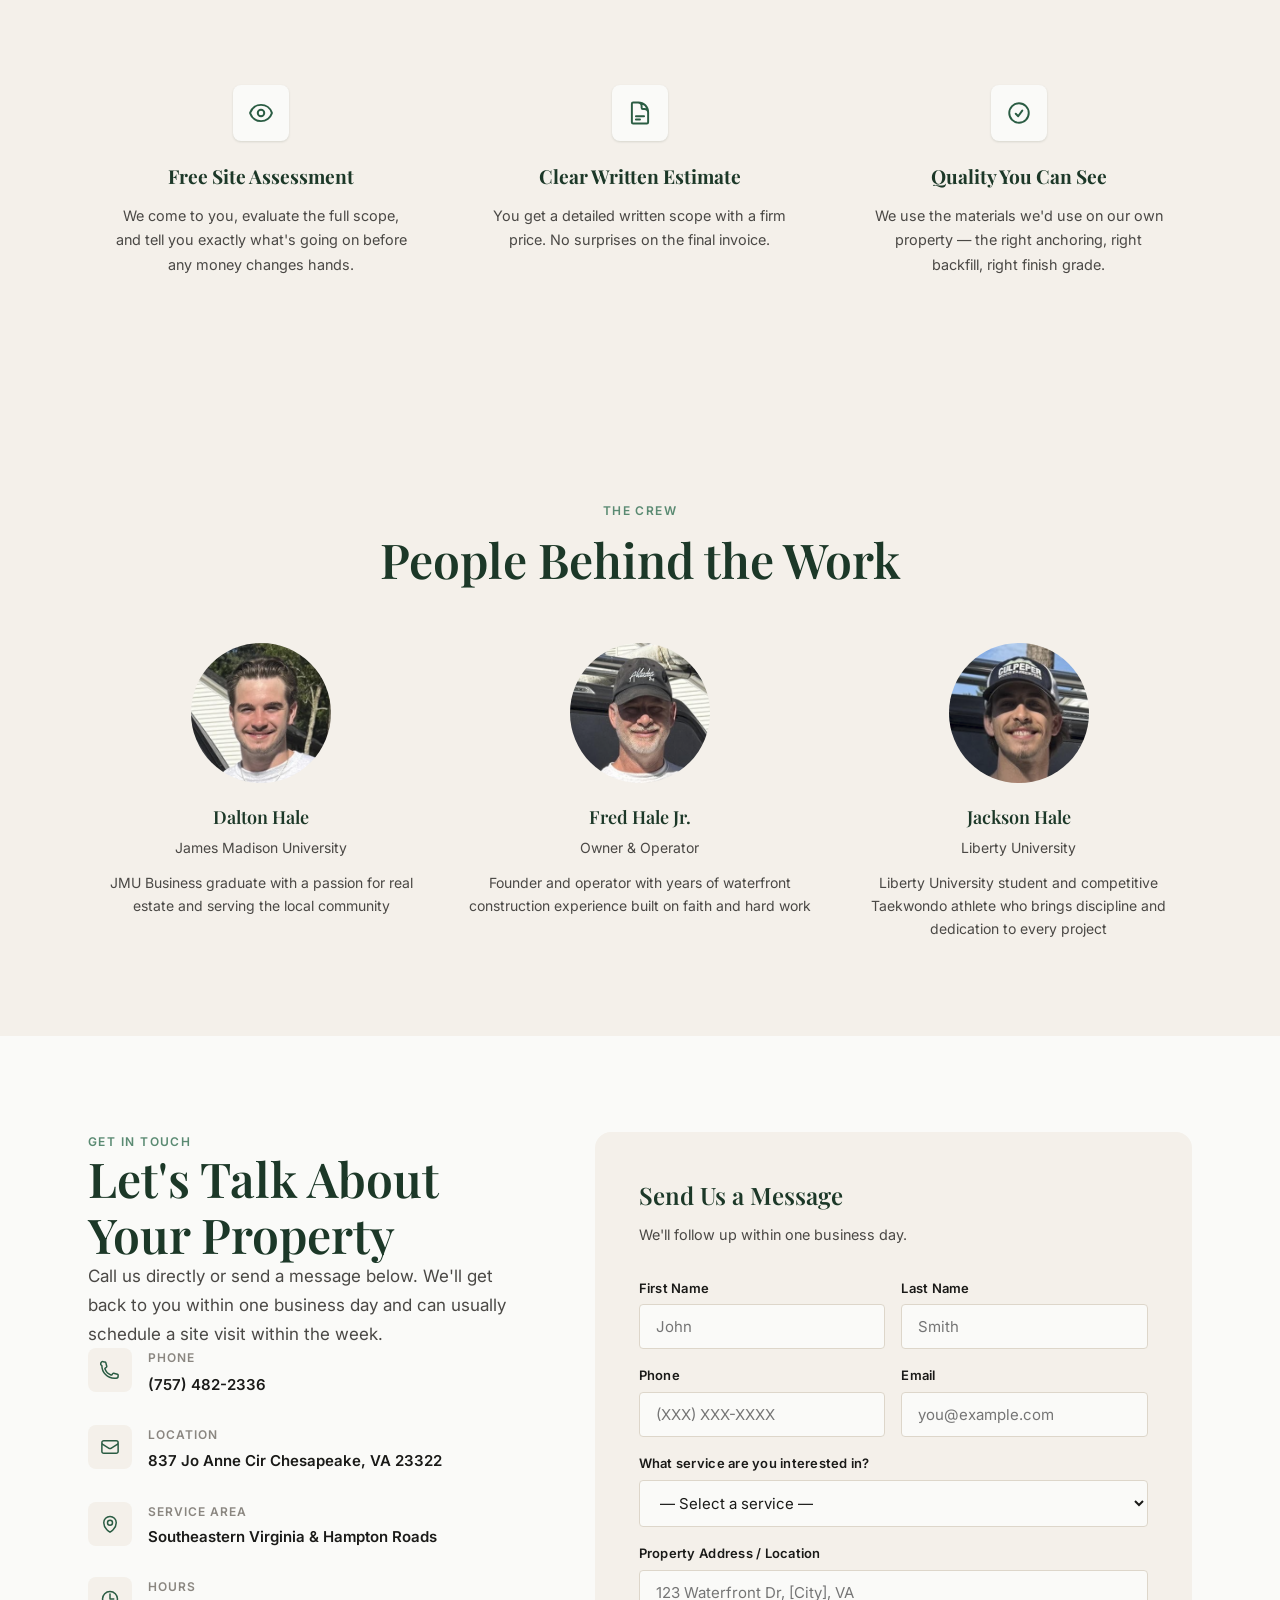
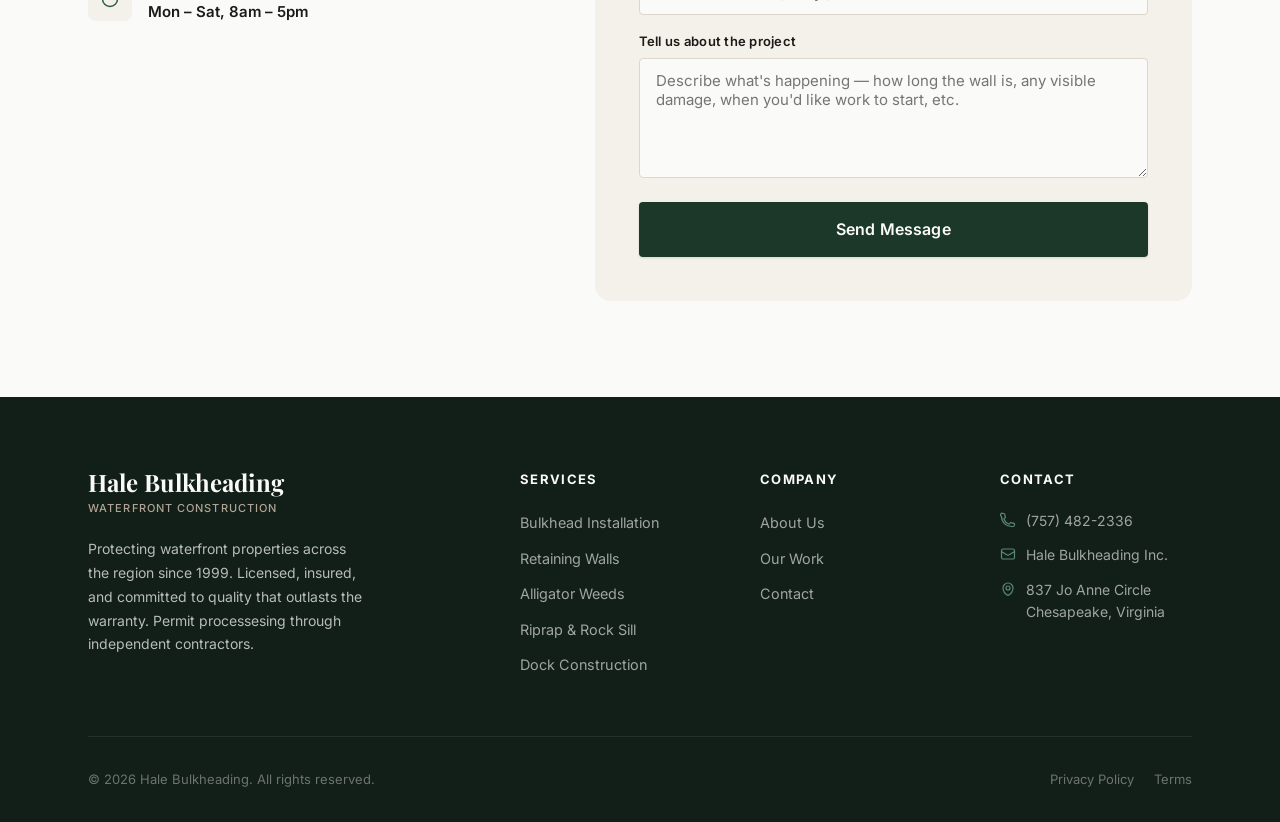
<file: about.html>
<!DOCTYPE html>
<html lang="en">
<head>
  <meta charset="UTF-8">
  <meta name="viewport" content="width=device-width, initial-scale=1.0">
  <title>About &amp; Contact — Hale Bulkheading</title>
  <meta name="description" content="Learn about Hale Bulkheading — over 27 years of waterfront construction experience. Contact us for a free on-site assessment.">
  <link rel="icon" type="image/svg+xml" href="favicon.svg">
  <link rel="stylesheet" href="css/styles.css">
</head>
<body>

  <!-- ── Navigation ───────────────────────────────────── -->
  <nav class="nav nav--solid" role="navigation" aria-label="Main navigation">
    <div class="nav__inner">
      <a href="index.html" class="nav__logo">
        <span class="nav__logo-name">Hale Bulkheading</span>
        <span class="nav__logo-tag">Waterfront Construction</span>
      </a>
      <ul class="nav__links">
        <li><a href="index.html"    class="nav__link">Home</a></li>
        <li><a href="services.html" class="nav__link">Services</a></li>
        <li><a href="gallery.html"  class="nav__link">Gallery</a></li>
        <li><a href="about.html"    class="nav__link nav__link--active">About</a></li>
        <li><a href="#contact"      class="nav__link">Contact</a></li>
      </ul>
      <a href="tel:+17574822336" class="nav__cta">
        <svg xmlns="http://www.w3.org/2000/svg" fill="none" viewBox="0 0 24 24" stroke-width="2" stroke="currentColor"><path stroke-linecap="round" stroke-linejoin="round" d="M2.25 6.75c0 8.284 6.716 15 15 15h2.25a2.25 2.25 0 0 0 2.25-2.25v-1.372c0-.516-.351-.966-.852-1.091l-4.423-1.106c-.44-.11-.902.055-1.173.417l-.97 1.293c-.282.376-.769.542-1.21.38a12.035 12.035 0 0 1-7.143-7.143c-.162-.441.004-.928.38-1.21l1.293-.97c.363-.271.527-.734.417-1.173L6.963 3.102a1.125 1.125 0 0 0-1.091-.852H4.5A2.25 2.25 0 0 0 2.25 6.75Z"/></svg>
        Call Now
      </a>
      <button class="nav__hamburger" aria-label="Open menu" aria-expanded="false">
        <span></span><span></span><span></span>
      </button>
    </div>
  </nav>

  <div class="nav__mobile">
    <a href="index.html"    class="nav__link">Home</a>
    <a href="services.html" class="nav__link">Services</a>
    <a href="gallery.html"  class="nav__link">Gallery</a>
    <a href="about.html"    class="nav__link nav__link--active">About</a>
    <a href="#contact"      class="nav__link">Contact</a>
    <a href="tel:+17574822336" class="nav__cta">Call Now</a>
  </div>

  <main>

    <!-- ── Page Hero ─────────────────────────────────────── -->
    <header class="page-hero">
      <div class="container page-hero__content">
        <nav class="breadcrumb" aria-label="Breadcrumb">
          <a href="index.html">Home</a>
          <span aria-hidden="true">›</span>
          <span aria-current="page">About</span>
        </nav>
        <p class="label">Our Story</p>
        <h1 class="section-title">Built on Reputation</h1>
        <p class="section-subtitle">
          Over two decades in waterfront construction — same family, same crew,
          same commitment to doing it right.
        </p>
      </div>
    </header>

    <!-- ── About Story ───────────────────────────────────── -->
    <section class="about-story section">
      <div class="container">
        <div class="about-story__grid">
          <div class="reveal reveal--left">
            <img src="images/halebulklogo.png" alt="Hale Bulkheading Logo" style="width:100%; border-radius:var(--radius-lg); display:block; object-fit:cover; aspect-ratio:3/4; position:relative; z-index:1;">
          </div>

          <div class="reveal reveal--right">
            <p class="label">Our History</p>
            <h2 class="section-title" style="margin-bottom:24px;">The Hale Family Has Been Doing This Work Since 1999</h2>
            <p style="font-size:1rem; color:var(--text-mid); line-height:1.78; margin-bottom:20px;">
              At Hale Bulkheading, we're a local, family-run, Christian business in Chesapeake, VA, serving all of the Hampton Roads/Tidewater area with the best quality, custom sea walls for your waterfront property or retaining walls for your runaways.
            </p>
            <p style="font-size:1rem; color:var(--text-mid); line-height:1.78; margin-bottom:20px;">
              We are fully licensed and insured, and certified to operate in the Commonwealth of Virginia. We are committed to building the most reliable, well-crafted, durable and attractive sea walls for our customers. Customer service and satisfaction are our number one goals!
            </p>
            <p style="font-size:1rem; color:var(--text-mid); line-height:1.78; margin-bottom:36px;">
              Our work is reliable and lasting, and we work around your property needs, never leaving a mess. We get our supplies from other proven, top-quality local businesses such as: Princess Anne Pile & Lumber (for wood products), Pineland Nursery (for salt tolerant and ACE environmental products) and BMC Rock (for rocks and rip rap) and more. We aim to please and hope that you will tell a friend.
            </p>

            <div style="display:grid; grid-template-columns:1fr 1fr; gap:24px;">
              <div>
                <div style="font-family:var(--font-serif); font-size:2.25rem; font-weight:700; color:var(--green-deep); line-height:1;">27+</div>
                <div style="font-size:0.875rem; color:var(--text-light); margin-top:4px;">Years in business</div>
              </div>
              <div>
                <div style="font-family:var(--font-serif); font-size:2.25rem; font-weight:700; color:var(--green-deep); line-height:1;">300+</div>
                <div style="font-size:0.875rem; color:var(--text-light); margin-top:4px;">Projects completed</div>
              </div>
              <div>
                <div style="font-family:var(--font-serif); font-size:2.25rem; font-weight:700; color:var(--green-deep); line-height:1;">5 Star</div>
                <div style="font-size:0.875rem; color:var(--text-light); margin-top:4px;">Rating &amp; Review</div>
              </div>
              <div>
                <div style="font-family:var(--font-serif); font-size:2.25rem; font-weight:700; color:var(--green-deep); line-height:1;">100%</div>
                <div style="font-size:0.875rem; color:var(--text-light); margin-top:4px;">Licensed &amp; insured</div>
              </div>
            </div>
          </div>
        </div>
      </div>
    </section>

    <!-- ── Values ────────────────────────────────────────── -->
    <section class="section section--alt">
      <div class="container">
        <div style="text-align:center; margin-bottom:56px;" class="reveal">
          <p class="label">How We Work</p>
          <h2 class="section-title">What You Can Expect</h2>
        </div>
        <div class="values-grid" style="display:grid; grid-template-columns:repeat(3,1fr); gap:32px;">
          <div style="text-align:center; padding:32px 24px;" class="reveal reveal-delay-1">
            <div style="width:56px; height:56px; background:var(--white); border-radius:var(--radius-md); display:flex; align-items:center; justify-content:center; margin:0 auto 20px; color:var(--green-mid); box-shadow:var(--shadow-sm);">
              <svg xmlns="http://www.w3.org/2000/svg" fill="none" viewBox="0 0 24 24" stroke-width="1.8" stroke="currentColor" style="width:26px;height:26px;"><path stroke-linecap="round" stroke-linejoin="round" d="M2.036 12.322a1.012 1.012 0 0 1 0-.639C3.423 7.51 7.36 4.5 12 4.5c4.638 0 8.573 3.007 9.963 7.178.07.207.07.431 0 .639C20.577 16.49 16.64 19.5 12 19.5c-4.638 0-8.573-3.007-9.963-7.178Z"/><path stroke-linecap="round" stroke-linejoin="round" d="M15 12a3 3 0 1 1-6 0 3 3 0 0 1 6 0Z"/></svg>
            </div>
            <h3 style="font-family:var(--font-serif); font-size:1.2rem; color:var(--green-deep); margin-bottom:12px;">Free Site Assessment</h3>
            <p style="font-size:0.9rem; color:var(--text-mid); line-height:1.68;">We come to you, evaluate the full scope, and tell you exactly what's going on before any money changes hands.</p>
          </div>
          <div style="text-align:center; padding:32px 24px;" class="reveal reveal-delay-2">
            <div style="width:56px; height:56px; background:var(--white); border-radius:var(--radius-md); display:flex; align-items:center; justify-content:center; margin:0 auto 20px; color:var(--green-mid); box-shadow:var(--shadow-sm);">
              <svg xmlns="http://www.w3.org/2000/svg" fill="none" viewBox="0 0 24 24" stroke-width="1.8" stroke="currentColor" style="width:26px;height:26px;"><path stroke-linecap="round" stroke-linejoin="round" d="M19.5 14.25v-2.625a3.375 3.375 0 0 0-3.375-3.375h-1.5A1.125 1.125 0 0 1 13.5 7.125v-1.5a3.375 3.375 0 0 0-3.375-3.375H8.25m0 12.75h7.5m-7.5 3H12M10.5 2.25H5.625c-.621 0-1.125.504-1.125 1.125v17.25c0 .621.504 1.125 1.125 1.125h12.75c.621 0 1.125-.504 1.125-1.125V11.25a9 9 0 0 0-9-9Z"/></svg>
            </div>
            <h3 style="font-family:var(--font-serif); font-size:1.2rem; color:var(--green-deep); margin-bottom:12px;">Clear Written Estimate</h3>
            <p style="font-size:0.9rem; color:var(--text-mid); line-height:1.68;">You get a detailed written scope with a firm price. No surprises on the final invoice.</p>
          </div>
          <div style="text-align:center; padding:32px 24px;" class="reveal reveal-delay-3">
            <div style="width:56px; height:56px; background:var(--white); border-radius:var(--radius-md); display:flex; align-items:center; justify-content:center; margin:0 auto 20px; color:var(--green-mid); box-shadow:var(--shadow-sm);">
              <svg xmlns="http://www.w3.org/2000/svg" fill="none" viewBox="0 0 24 24" stroke-width="1.8" stroke="currentColor" style="width:26px;height:26px;"><path stroke-linecap="round" stroke-linejoin="round" d="M9 12.75 11.25 15 15 9.75M21 12a9 9 0 1 1-18 0 9 9 0 0 1 18 0Z"/></svg>
            </div>
            <h3 style="font-family:var(--font-serif); font-size:1.2rem; color:var(--green-deep); margin-bottom:12px;">Quality You Can See</h3>
            <p style="font-size:0.9rem; color:var(--text-mid); line-height:1.68;">We use the materials we'd use on our own property — the right anchoring, right backfill, right finish grade.</p>
          </div>
        </div>
      </div>
    </section>

    <!-- ── Team ──────────────────────────────────────────── -->
    <section class="team-section">
      <div class="container">
        <div class="team-section__head reveal">
          <p class="label">The Crew</p>
          <h2 class="section-title">People Behind the Work</h2>
        </div>
        <div class="team-grid">

          <div class="team-card reveal reveal-delay-1">
            <img src="images/Dalton.png" alt="Dalton Hale" style="width:140px;height:140px;border-radius:50%;margin:0 auto 20px;object-fit:cover;object-position:center top;display:block;">
            <h3 class="team-card__name">Dalton Hale</h3>
            <p class="team-card__role">James Madison University</p>
            <p>JMU Business graduate with a passion for real estate and serving the local community</p>
          </div>

          <div class="team-card reveal reveal-delay-2">
            <img src="images/Fred.png" alt="Fred Hale Jr." style="width:140px;height:140px;border-radius:50%;margin:0 auto 20px;object-fit:cover;object-position:center top;display:block;">
            <h3 class="team-card__name">Fred Hale Jr.</h3>
            <p class="team-card__role">Owner &amp; Operator</p>
            <p>Founder and operator with years of waterfront construction experience built on faith and hard work</p>
          </div>

          <div class="team-card reveal reveal-delay-3">
            <img src="images/Jackson.png" alt="Jackson Hale" style="width:140px;height:140px;border-radius:50%;margin:0 auto 20px;object-fit:cover;object-position:center top;display:block;">
            <h3 class="team-card__name">Jackson Hale</h3>
            <p class="team-card__role">Liberty University</p>
            <p>Liberty University student and competitive Taekwondo athlete who brings discipline and dedication to every project</p>
          </div>

        </div>
      </div>
    </section>

    <!-- ── Contact ────────────────────────────────────────── -->
    <section class="contact section" id="contact">
      <div class="container">
        <div class="contact__grid">
          <div class="reveal reveal--left">
            <p class="label">Get In Touch</p>
            <h2 class="section-title">Let's Talk About Your Property</h2>
            <p class="section-subtitle">
              Call us directly or send a message below. We'll get back to you
              within one business day and can usually schedule a site visit
              within the week.
            </p>

            <div class="contact__detail">
              <div class="contact__detail-icon">
                <svg xmlns="http://www.w3.org/2000/svg" fill="none" viewBox="0 0 24 24" stroke-width="1.8" stroke="currentColor"><path stroke-linecap="round" stroke-linejoin="round" d="M2.25 6.75c0 8.284 6.716 15 15 15h2.25a2.25 2.25 0 0 0 2.25-2.25v-1.372c0-.516-.351-.966-.852-1.091l-4.423-1.106c-.44-.11-.902.055-1.173.417l-.97 1.293c-.282.376-.769.542-1.21.38a12.035 12.035 0 0 1-7.143-7.143c-.162-.441.004-.928.38-1.21l1.293-.97c.363-.271.527-.734.417-1.173L6.963 3.102a1.125 1.125 0 0 0-1.091-.852H4.5A2.25 2.25 0 0 0 2.25 6.75Z"/></svg>
              </div>
              <div>
                <div class="contact__detail-label">Phone</div>
                <a href="tel:+17574822336" class="contact__detail-value">(757) 482-2336</a>
              </div>
            </div>

            <div class="contact__detail">
              <div class="contact__detail-icon">
                <svg xmlns="http://www.w3.org/2000/svg" fill="none" viewBox="0 0 24 24" stroke-width="1.8" stroke="currentColor"><path stroke-linecap="round" stroke-linejoin="round" d="M21.75 6.75v10.5a2.25 2.25 0 0 1-2.25 2.25h-15a2.25 2.25 0 0 1-2.25-2.25V6.75m19.5 0A2.25 2.25 0 0 0 19.5 4.5h-15a2.25 2.25 0 0 0-2.25 2.25m19.5 0v.243a2.25 2.25 0 0 1-1.07 1.916l-7.5 4.615a2.25 2.25 0 0 1-2.36 0L3.32 8.91a2.25 2.25 0 0 1-1.07-1.916V6.75"/></svg>
              </div>
              <div>
                <div class="contact__detail-label">Location</div>
                <a href="https://www.google.com/maps/search/?api=1&query=837+Jo+Anne+Cir+Chesapeake+VA+23322" target="_blank" rel="noopener" class="contact__detail-value">837 Jo Anne Cir Chesapeake, VA 23322</a>
              </div>
            </div>

            <div class="contact__detail">
              <div class="contact__detail-icon">
                <svg xmlns="http://www.w3.org/2000/svg" fill="none" viewBox="0 0 24 24" stroke-width="1.8" stroke="currentColor"><path stroke-linecap="round" stroke-linejoin="round" d="M15 10.5a3 3 0 1 1-6 0 3 3 0 0 1 6 0Z"/><path stroke-linecap="round" stroke-linejoin="round" d="M19.5 10.5c0 7.142-7.5 11.25-7.5 11.25S4.5 17.642 4.5 10.5a7.5 7.5 0 1 1 15 0Z"/></svg>
              </div>
              <div>
                <div class="contact__detail-label">Service Area</div>
                <div class="contact__detail-value">Southeastern Virginia &amp; Hampton Roads</div>
              </div>
            </div>

            <div class="contact__detail">
              <div class="contact__detail-icon">
                <svg xmlns="http://www.w3.org/2000/svg" fill="none" viewBox="0 0 24 24" stroke-width="1.8" stroke="currentColor"><path stroke-linecap="round" stroke-linejoin="round" d="M12 6v6h4.5m4.5 0a9 9 0 1 1-18 0 9 9 0 0 1 18 0Z"/></svg>
              </div>
              <div>
                <div class="contact__detail-label">Hours</div>
                <div class="contact__detail-value">Mon – Sat, 8am – 5pm</div>
              </div>
            </div>
          </div>

          <div class="reveal reveal--right">
            <div class="contact-form">
              <h3>Send Us a Message</h3>
              <p>We'll follow up within one business day.</p>

              <form id="contact-form" action="https://formspree.io/f/mbdnqnwp" method="POST" novalidate>
                <input type="hidden" name="_subject" value="New inquiry — Hale Bulkheading">
                <div class="form-row">
                  <div class="form-group">
                    <label for="first-name">First Name</label>
                    <input type="text" id="first-name" name="first-name" placeholder="John" required>
                  </div>
                  <div class="form-group">
                    <label for="last-name">Last Name</label>
                    <input type="text" id="last-name" name="last-name" placeholder="Smith" required>
                  </div>
                </div>

                <div class="form-row">
                  <div class="form-group">
                    <label for="phone">Phone</label>
                    <input type="tel" id="phone" name="phone" placeholder="(XXX) XXX-XXXX">
                  </div>
                  <div class="form-group">
                    <label for="email">Email</label>
                    <input type="email" id="email" name="email" placeholder="you@example.com" required>
                  </div>
                </div>

                <div class="form-group">
                  <label for="service">What service are you interested in?</label>
                  <select id="service" name="service">
                    <option value="">— Select a service —</option>
                    <option>Bulkhead Installation</option>
                    <option>Retaining Walls</option>
                    <option>Rip Rap</option>
                    <option>Alligator Weeds</option>
                    <option>Dock & Piers</option>
                    <option>Not sure — need an assessment</option>
                  </select>
                </div>

                <div class="form-group">
                  <label for="address">Property Address / Location</label>
                  <input type="text" id="address" name="address" placeholder="123 Waterfront Dr, [City], VA">
                </div>

                <div class="form-group">
                  <label for="message">Tell us about the project</label>
                  <textarea id="message" name="message" placeholder="Describe what's happening — how long the wall is, any visible damage, when you'd like work to start, etc."></textarea>
                </div>

                <button type="submit" class="btn btn--primary form-submit">Send Message</button>
              </form>
            </div>
          </div>
        </div>
      </div>
    </section>

  </main>

  <footer class="footer">
    <div class="container">
      <div class="footer__grid">
        <div class="footer__brand">
          <span class="nav__logo-name">Hale Bulkheading</span>
          <span class="nav__logo-tag">Waterfront Construction</span>
          <p>Protecting waterfront properties across the region since 1999. Licensed, insured, and committed to quality that outlasts the warranty. Permit processesing through independent contractors.</p>
        </div>
        <div class="footer__col">
          <h4>Services</h4>
          <ul>
            <li><a href="services.html#installation">Bulkhead Installation</a></li>
            <li><a href="services.html#repair">Retaining Walls</a></li>
            <li><a href="services.html#living">Alligator Weeds</a></li>
            <li><a href="services.html#riprap">Riprap &amp; Rock Sill</a></li>
            <li><a href="services.html#dock">Dock Construction</a></li>
          </ul>
        </div>
        <div class="footer__col">
          <h4>Company</h4>
          <ul>
            <li><a href="about.html">About Us</a></li>
            <li><a href="gallery.html">Our Work</a></li>
            <li><a href="#contact">Contact</a></li>
          </ul>
        </div>
        <div class="footer__col">
          <h4>Contact</h4>
          <div class="footer__contact-item">
            <svg xmlns="http://www.w3.org/2000/svg" fill="none" viewBox="0 0 24 24" stroke-width="1.8" stroke="currentColor"><path stroke-linecap="round" stroke-linejoin="round" d="M2.25 6.75c0 8.284 6.716 15 15 15h2.25a2.25 2.25 0 0 0 2.25-2.25v-1.372c0-.516-.351-.966-.852-1.091l-4.423-1.106c-.44-.11-.902.055-1.173.417l-.97 1.293c-.282.376-.769.542-1.21.38a12.035 12.035 0 0 1-7.143-7.143c-.162-.441.004-.928.38-1.21l1.293-.97c.363-.271.527-.734.417-1.173L6.963 3.102a1.125 1.125 0 0 0-1.091-.852H4.5A2.25 2.25 0 0 0 2.25 6.75Z"/></svg>
            (757) 482-2336
          </div>
          <div class="footer__contact-item">
            <svg xmlns="http://www.w3.org/2000/svg" fill="none" viewBox="0 0 24 24" stroke-width="1.8" stroke="currentColor"><path stroke-linecap="round" stroke-linejoin="round" d="M21.75 6.75v10.5a2.25 2.25 0 0 1-2.25 2.25h-15a2.25 2.25 0 0 1-2.25-2.25V6.75m19.5 0A2.25 2.25 0 0 0 19.5 4.5h-15a2.25 2.25 0 0 0-2.25 2.25m19.5 0v.243a2.25 2.25 0 0 1-1.07 1.916l-7.5 4.615a2.25 2.25 0 0 1-2.36 0L3.32 8.91a2.25 2.25 0 0 1-1.07-1.916V6.75"/></svg>
            Hale Bulkheading Inc.
          </div>
          <div class="footer__contact-item">
            <svg xmlns="http://www.w3.org/2000/svg" fill="none" viewBox="0 0 24 24" stroke-width="1.8" stroke="currentColor"><path stroke-linecap="round" stroke-linejoin="round" d="M15 10.5a3 3 0 1 1-6 0 3 3 0 0 1 6 0Z"/><path stroke-linecap="round" stroke-linejoin="round" d="M19.5 10.5c0 7.142-7.5 11.25-7.5 11.25S4.5 17.642 4.5 10.5a7.5 7.5 0 1 1 15 0Z"/></svg>
            837 Jo Anne Circle Chesapeake, Virginia
          </div>
        </div>
      </div>
      <div class="footer__bottom">
        <p class="footer__copy">&copy; 2026 Hale Bulkheading. All rights reserved.</p>
        <div class="footer__links">
          <a href="privacy.html">Privacy Policy</a>
          <a href="terms.html">Terms</a>
        </div>
      </div>
    </div>
  </footer>

  <script src="js/main.js"></script>
</body>
</html>
</file>
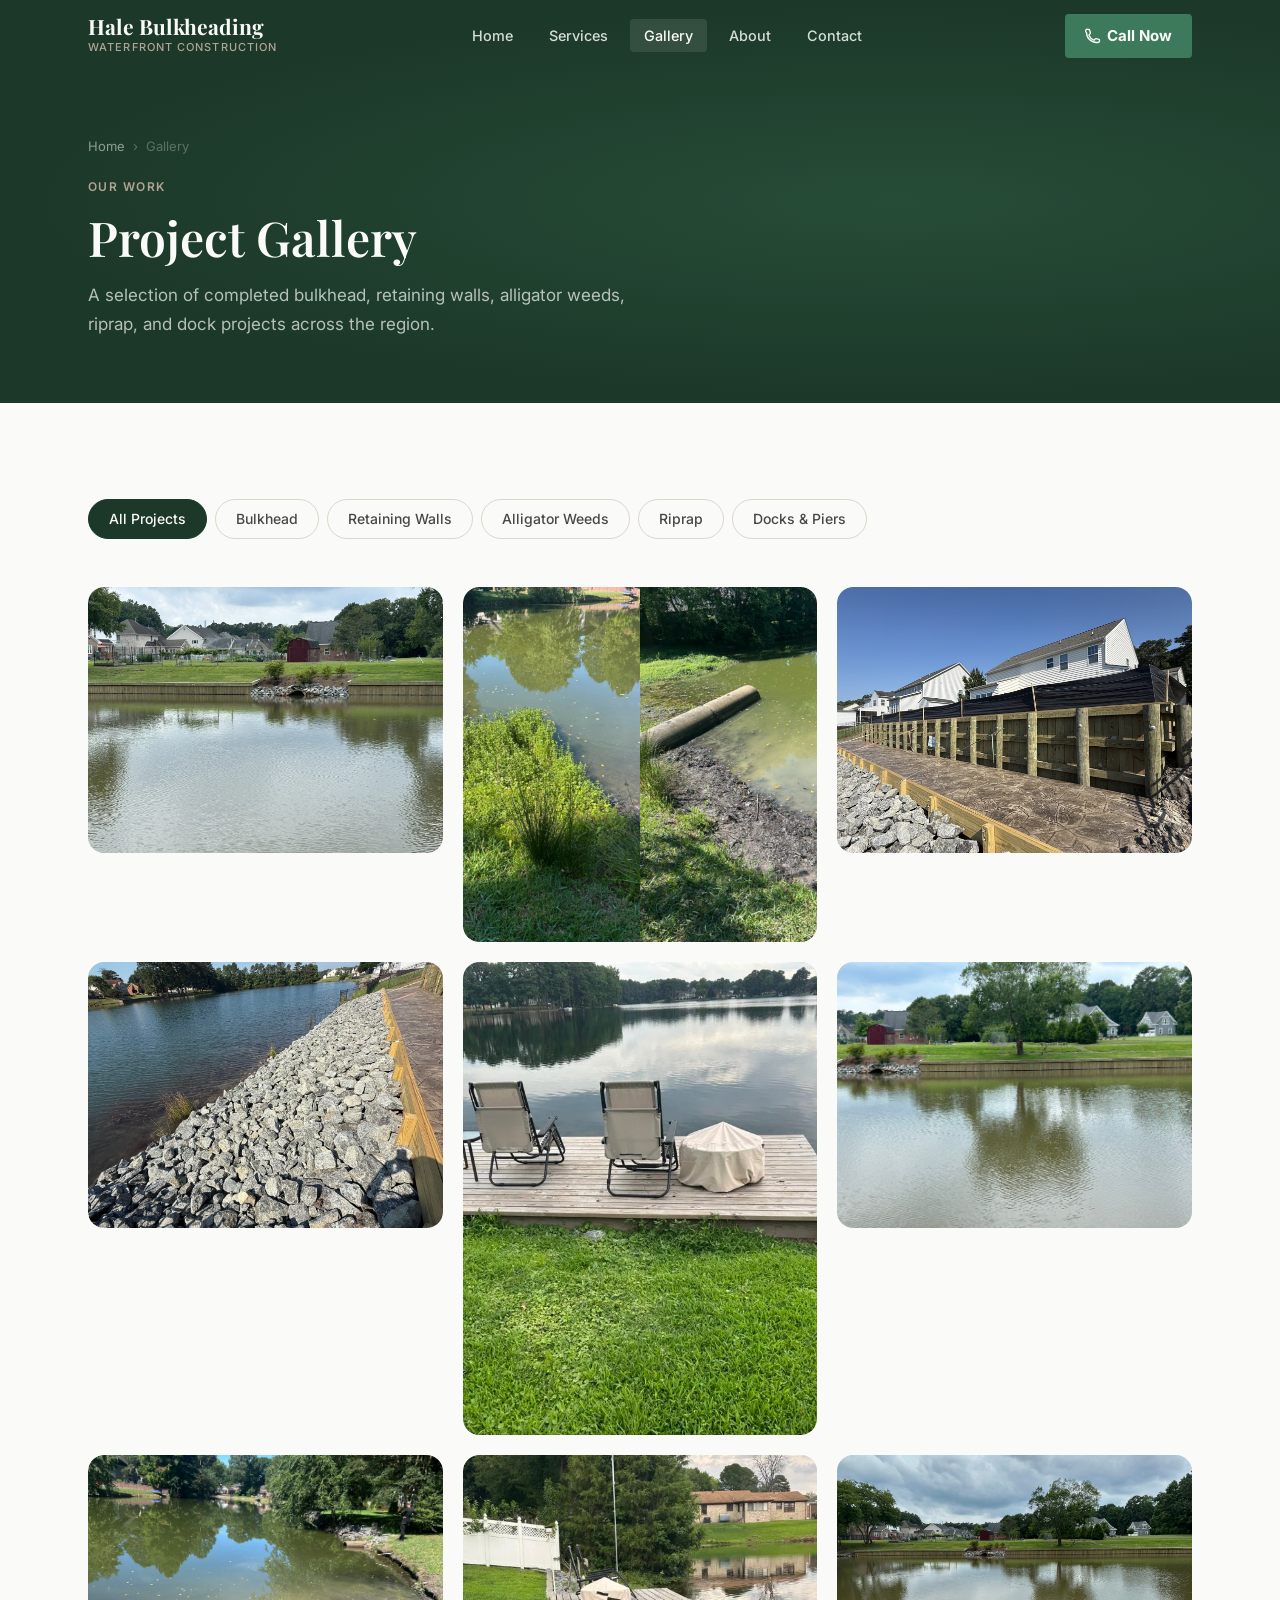
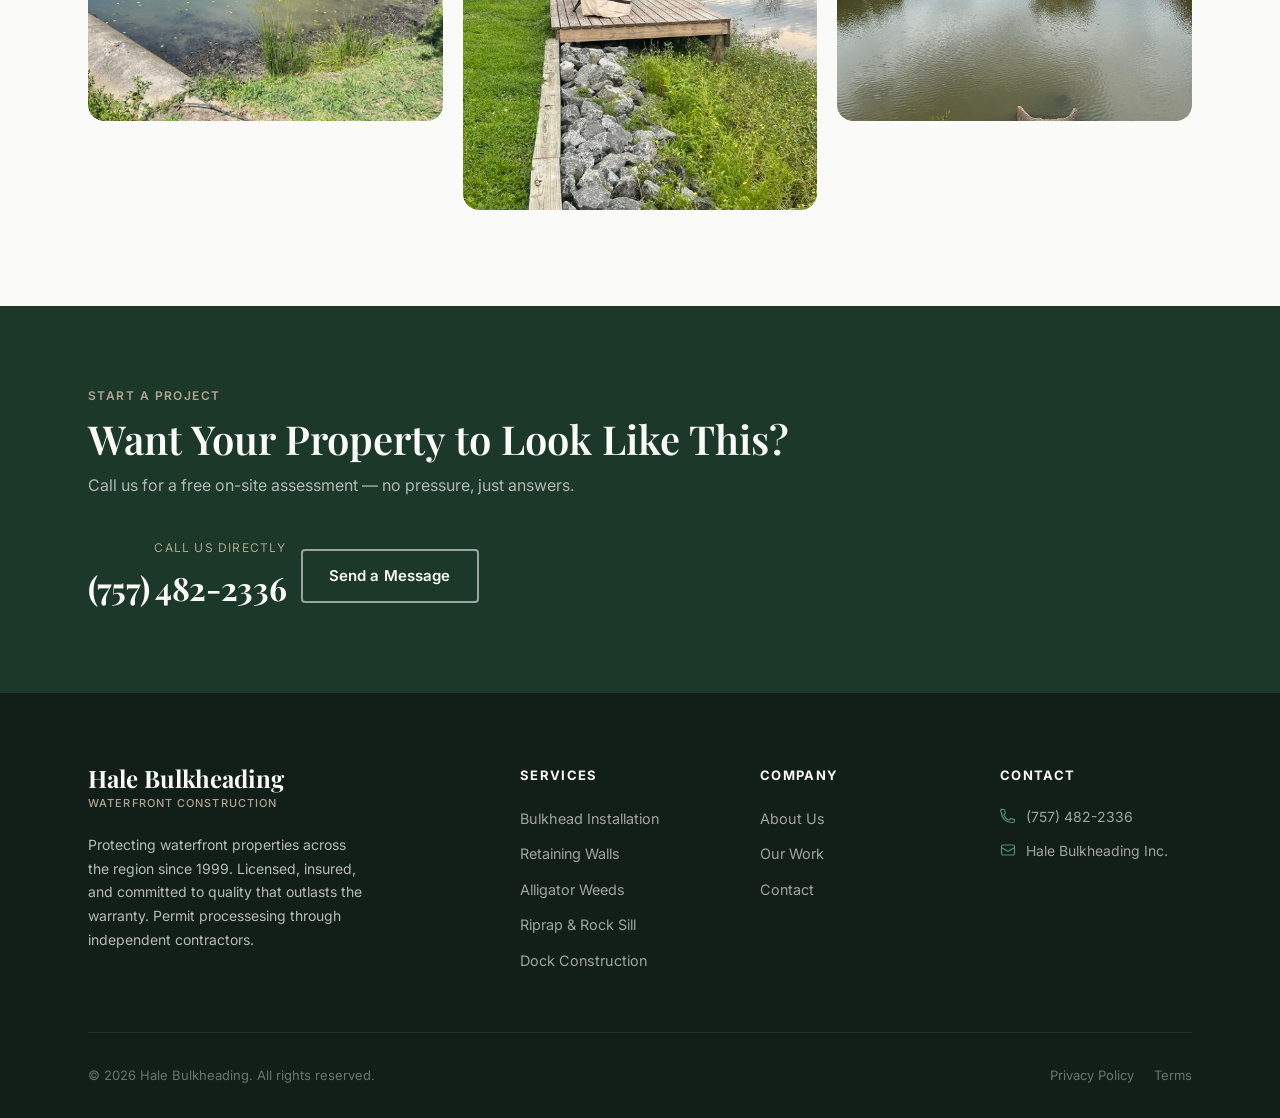
<file: gallery.html>
<!DOCTYPE html>
<html lang="en">
<head>
  <meta charset="UTF-8">
  <meta name="viewport" content="width=device-width, initial-scale=1.0">
  <title>Project Gallery — Hale Bulkheading</title>
  <meta name="description" content="Browse completed bulkhead installations, living shoreline projects, riprap, and dock construction by Hale Bulkheading.">
  <link rel="icon" type="image/svg+xml" href="favicon.svg">
  <link rel="stylesheet" href="css/styles.css">
</head>
<body>

  <!-- ── Navigation ───────────────────────────────────── -->
  <nav class="nav nav--solid" role="navigation" aria-label="Main navigation">
    <div class="nav__inner">
      <a href="index.html" class="nav__logo">
        <span class="nav__logo-name">Hale Bulkheading</span>
        <span class="nav__logo-tag">Waterfront Construction</span>
      </a>
      <ul class="nav__links">
        <li><a href="index.html"    class="nav__link">Home</a></li>
        <li><a href="services.html" class="nav__link">Services</a></li>
        <li><a href="gallery.html"  class="nav__link nav__link--active">Gallery</a></li>
        <li><a href="about.html"    class="nav__link">About</a></li>
        <li><a href="about.html#contact" class="nav__link">Contact</a></li>
      </ul>
      <a href="tel:+17574822336" class="nav__cta">
        <svg xmlns="http://www.w3.org/2000/svg" fill="none" viewBox="0 0 24 24" stroke-width="2" stroke="currentColor"><path stroke-linecap="round" stroke-linejoin="round" d="M2.25 6.75c0 8.284 6.716 15 15 15h2.25a2.25 2.25 0 0 0 2.25-2.25v-1.372c0-.516-.351-.966-.852-1.091l-4.423-1.106c-.44-.11-.902.055-1.173.417l-.97 1.293c-.282.376-.769.542-1.21.38a12.035 12.035 0 0 1-7.143-7.143c-.162-.441.004-.928.38-1.21l1.293-.97c.363-.271.527-.734.417-1.173L6.963 3.102a1.125 1.125 0 0 0-1.091-.852H4.5A2.25 2.25 0 0 0 2.25 6.75Z"/></svg>
        Call Now
      </a>
      <button class="nav__hamburger" aria-label="Open menu" aria-expanded="false">
        <span></span><span></span><span></span>
      </button>
    </div>
  </nav>

  <div class="nav__mobile">
    <a href="index.html"    class="nav__link">Home</a>
    <a href="services.html" class="nav__link">Services</a>
    <a href="gallery.html"  class="nav__link nav__link--active">Gallery</a>
    <a href="about.html"    class="nav__link">About</a>
    <a href="about.html#contact" class="nav__link">Contact</a>
    <a href="tel:+17574822336" class="nav__cta">Call Now</a>
  </div>

  <main>

    <!-- ── Page Hero ─────────────────────────────────────── -->
    <header class="page-hero">
      <div class="container page-hero__content">
        <nav class="breadcrumb" aria-label="Breadcrumb">
          <a href="index.html">Home</a>
          <span aria-hidden="true">›</span>
          <span aria-current="page">Gallery</span>
        </nav>
        <p class="label">Our Work</p>
        <h1 class="section-title">Project Gallery</h1>
        <p class="section-subtitle">
          A selection of completed bulkhead, retaining walls, alligator weeds, riprap, and
          dock projects across the region.
        </p>
      </div>
    </header>

    <!-- ── Gallery ───────────────────────────────────────── -->
    <section class="gallery-full section">
      <div class="container">

        <div class="gallery-filter reveal">
          <button class="filter-btn filter-btn--active" data-filter="all">All Projects</button>
          <button class="filter-btn" data-filter="installation">Bulkhead</button>
          <button class="filter-btn" data-filter="repair">Retaining Walls</button>
          <button class="filter-btn" data-filter="living">Alligator Weeds</button>
          <button class="filter-btn" data-filter="riprap">Riprap</button>
          <button class="filter-btn" data-filter="dock">Docks & Piers</button>
        </div>

        <div class="gallery-masonry">

          <!-- Replace each .img-placeholder with an <img> tag pointing to your photo -->

          <div class="gallery-masonry-item reveal" data-category="installation">
            <div class="img-placeholder img-placeholder--4x3">
              <img src="images/realbulkhead.jpg" alt="Bulkhead">
            </div>
            <div class="gallery-masonry-item__overlay">
              <svg xmlns="http://www.w3.org/2000/svg" fill="none" viewBox="0 0 24 24" stroke-width="1.5" stroke="currentColor"><path stroke-linecap="round" stroke-linejoin="round" d="M21 21l-5.197-5.197m0 0A7.5 7.5 0 1 0 5.196 5.196a7.5 7.5 0 0 0 10.607 10.607ZM10.5 7.5v6m3-3h-6"/></svg>
            </div>
          </div>

          <div class="gallery-masonry-item reveal reveal-delay-1" data-category="living">
            <div class="img-placeholder img-placeholder--4x3">
              <img src="images/alligatorweedss.png" alt="Alligator Weed">
            </div>
            <div class="gallery-masonry-item__overlay">
              <svg xmlns="http://www.w3.org/2000/svg" fill="none" viewBox="0 0 24 24" stroke-width="1.5" stroke="currentColor"><path stroke-linecap="round" stroke-linejoin="round" d="M21 21l-5.197-5.197m0 0A7.5 7.5 0 1 0 5.196 5.196a7.5 7.5 0 0 0 10.607 10.607ZM10.5 7.5v6m3-3h-6"/></svg>
            </div>
          </div>

          <div class="gallery-masonry-item reveal reveal-delay-2" data-category="repair">
            <div class="img-placeholder img-placeholder--4x3">
              <img src="images/bulkhead.JPG" alt="Retaining Wall">
            </div>
            <div class="gallery-masonry-item__overlay">
              <svg xmlns="http://www.w3.org/2000/svg" fill="none" viewBox="0 0 24 24" stroke-width="1.5" stroke="currentColor"><path stroke-linecap="round" stroke-linejoin="round" d="M21 21l-5.197-5.197m0 0A7.5 7.5 0 1 0 5.196 5.196a7.5 7.5 0 0 0 10.607 10.607ZM10.5 7.5v6m3-3h-6"/></svg>
            </div>
          </div>

          <div class="gallery-masonry-item reveal" data-category="riprap">
            <div class="img-placeholder img-placeholder--4x3">
              <img src="images/riprap.JPG" alt="RipRap">
            </div>
            <div class="gallery-masonry-item__overlay">
              <svg xmlns="http://www.w3.org/2000/svg" fill="none" viewBox="0 0 24 24" stroke-width="1.5" stroke="currentColor"><path stroke-linecap="round" stroke-linejoin="round" d="M21 21l-5.197-5.197m0 0A7.5 7.5 0 1 0 5.196 5.196a7.5 7.5 0 0 0 10.607 10.607ZM10.5 7.5v6m3-3h-6"/></svg>
            </div>
          </div>

          <div class="gallery-masonry-item reveal reveal-delay-1" data-category="dock">
            <div class="img-placeholder img-placeholder--4x3">
              <img src="images/haledock2.jpg" alt="Dock">
            </div>
            <div class="gallery-masonry-item__overlay">
              <svg xmlns="http://www.w3.org/2000/svg" fill="none" viewBox="0 0 24 24" stroke-width="1.5" stroke="currentColor"><path stroke-linecap="round" stroke-linejoin="round" d="M21 21l-5.197-5.197m0 0A7.5 7.5 0 1 0 5.196 5.196a7.5 7.5 0 0 0 10.607 10.607ZM10.5 7.5v6m3-3h-6"/></svg>
            </div>
          </div>

          <div class="gallery-masonry-item reveal reveal-delay-2" data-category="installation">
            <div class="img-placeholder img-placeholder--4x3">
              <img src="images/realbulkhead2.jpg" alt="Bulkhead">
            </div>
            <div class="gallery-masonry-item__overlay">
              <svg xmlns="http://www.w3.org/2000/svg" fill="none" viewBox="0 0 24 24" stroke-width="1.5" stroke="currentColor"><path stroke-linecap="round" stroke-linejoin="round" d="M21 21l-5.197-5.197m0 0A7.5 7.5 0 1 0 5.196 5.196a7.5 7.5 0 0 0 10.607 10.607ZM10.5 7.5v6m3-3h-6"/></svg>
            </div>
          </div>

          <div class="gallery-masonry-item reveal" data-category="living">
            <div class="img-placeholder img-placeholder--4x3">
              <img src="images/alligatorweeds3.jpg" alt="Alligator Weeds">
            </div>
            <div class="gallery-masonry-item__overlay">
              <svg xmlns="http://www.w3.org/2000/svg" fill="none" viewBox="0 0 24 24" stroke-width="1.5" stroke="currentColor"><path stroke-linecap="round" stroke-linejoin="round" d="M21 21l-5.197-5.197m0 0A7.5 7.5 0 1 0 5.196 5.196a7.5 7.5 0 0 0 10.607 10.607ZM10.5 7.5v6m3-3h-6"/></svg>
            </div>
          </div>

          <div class="gallery-masonry-item reveal reveal-delay-1" data-category="dock">
            <div class="img-placeholder img-placeholder--4x3">
              <img src="images/haledock3.jpg" alt="Dock">
            </div>
            <div class="gallery-masonry-item__overlay">
              <svg xmlns="http://www.w3.org/2000/svg" fill="none" viewBox="0 0 24 24" stroke-width="1.5" stroke="currentColor"><path stroke-linecap="round" stroke-linejoin="round" d="M21 21l-5.197-5.197m0 0A7.5 7.5 0 1 0 5.196 5.196a7.5 7.5 0 0 0 10.607 10.607ZM10.5 7.5v6m3-3h-6"/></svg>
            </div>
          </div>

          <div class="gallery-masonry-item reveal reveal-delay-2" data-category="installation">
            <div class="img-placeholder img-placeholder--4x3">
              <img src="images/realbulkhead3.jpg" alt="Bulkhead">
            </div>
            <div class="gallery-masonry-item__overlay">
              <svg xmlns="http://www.w3.org/2000/svg" fill="none" viewBox="0 0 24 24" stroke-width="1.5" stroke="currentColor"><path stroke-linecap="round" stroke-linejoin="round" d="M21 21l-5.197-5.197m0 0A7.5 7.5 0 1 0 5.196 5.196a7.5 7.5 0 0 0 10.607 10.607ZM10.5 7.5v6m3-3h-6"/></svg>
            </div>
          </div>

        </div>
      </div>
    </section>

    <!-- ── CTA ───────────────────────────────────────────── -->
    <section class="cta-band">
      <div class="container">
        <div class="cta-band__inner reveal">
          <div class="cta-band__text">
            <p class="label">Start a Project</p>
            <h2 class="cta-band__title">Want Your Property to Look Like This?</h2>
            <p class="cta-band__sub">Call us for a free on-site assessment — no pressure, just answers.</p>
          </div>
          <div class="cta-band__actions">
            <div class="cta-band__phone">
              <span class="cta-band__phone-label">Call Us Directly</span>
              <a href="tel:+17574822336" class="cta-band__phone-number">(757) 482-2336</a>
            </div>
            <a href="about.html#contact" class="btn btn--ghost">Send a Message</a>
          </div>
        </div>
      </div>
    </section>

  </main>

  <footer class="footer">
    <div class="container">
      <div class="footer__grid">
        <div class="footer__brand">
          <span class="nav__logo-name">Hale Bulkheading</span>
          <span class="nav__logo-tag">Waterfront Construction</span>
          <p>Protecting waterfront properties across the region since 1999. Licensed, insured, and committed to quality that outlasts the warranty. Permit processesing through independent contractors.</p>
        </div>
        <div class="footer__col">
          <h4>Services</h4>
          <ul>
            <li><a href="services.html#installation">Bulkhead Installation</a></li>
            <li><a href="services.html#repair">Retaining Walls</a></li>
            <li><a href="services.html#living">Alligator Weeds</a></li>
            <li><a href="services.html#riprap">Riprap &amp; Rock Sill</a></li>
            <li><a href="services.html#dock">Dock Construction</a></li>
          </ul>
        </div>
        <div class="footer__col">
          <h4>Company</h4>
          <ul>
            <li><a href="about.html">About Us</a></li>
            <li><a href="gallery.html">Our Work</a></li>
            <li><a href="about.html#contact">Contact</a></li>
          </ul>
        </div>
        <div class="footer__col">
          <h4>Contact</h4>
          <div class="footer__contact-item">
            <svg xmlns="http://www.w3.org/2000/svg" fill="none" viewBox="0 0 24 24" stroke-width="1.8" stroke="currentColor"><path stroke-linecap="round" stroke-linejoin="round" d="M2.25 6.75c0 8.284 6.716 15 15 15h2.25a2.25 2.25 0 0 0 2.25-2.25v-1.372c0-.516-.351-.966-.852-1.091l-4.423-1.106c-.44-.11-.902.055-1.173.417l-.97 1.293c-.282.376-.769.542-1.21.38a12.035 12.035 0 0 1-7.143-7.143c-.162-.441.004-.928.38-1.21l1.293-.97c.363-.271.527-.734.417-1.173L6.963 3.102a1.125 1.125 0 0 0-1.091-.852H4.5A2.25 2.25 0 0 0 2.25 6.75Z"/></svg>
            (757) 482-2336
          </div>
          <div class="footer__contact-item">
            <svg xmlns="http://www.w3.org/2000/svg" fill="none" viewBox="0 0 24 24" stroke-width="1.8" stroke="currentColor"><path stroke-linecap="round" stroke-linejoin="round" d="M21.75 6.75v10.5a2.25 2.25 0 0 1-2.25 2.25h-15a2.25 2.25 0 0 1-2.25-2.25V6.75m19.5 0A2.25 2.25 0 0 0 19.5 4.5h-15a2.25 2.25 0 0 0-2.25 2.25m19.5 0v.243a2.25 2.25 0 0 1-1.07 1.916l-7.5 4.615a2.25 2.25 0 0 1-2.36 0L3.32 8.91a2.25 2.25 0 0 1-1.07-1.916V6.75"/></svg>
            Hale Bulkheading Inc.
          </div>
        </div>
      </div>
      <div class="footer__bottom">
        <p class="footer__copy">&copy; 2026 Hale Bulkheading. All rights reserved.</p>
        <div class="footer__links">
          <a href="privacy.html">Privacy Policy</a>
          <a href="terms.html">Terms</a>
        </div>
      </div>
    </div>
  </footer>

  <script src="js/main.js"></script>
</body>
</html>
</file>
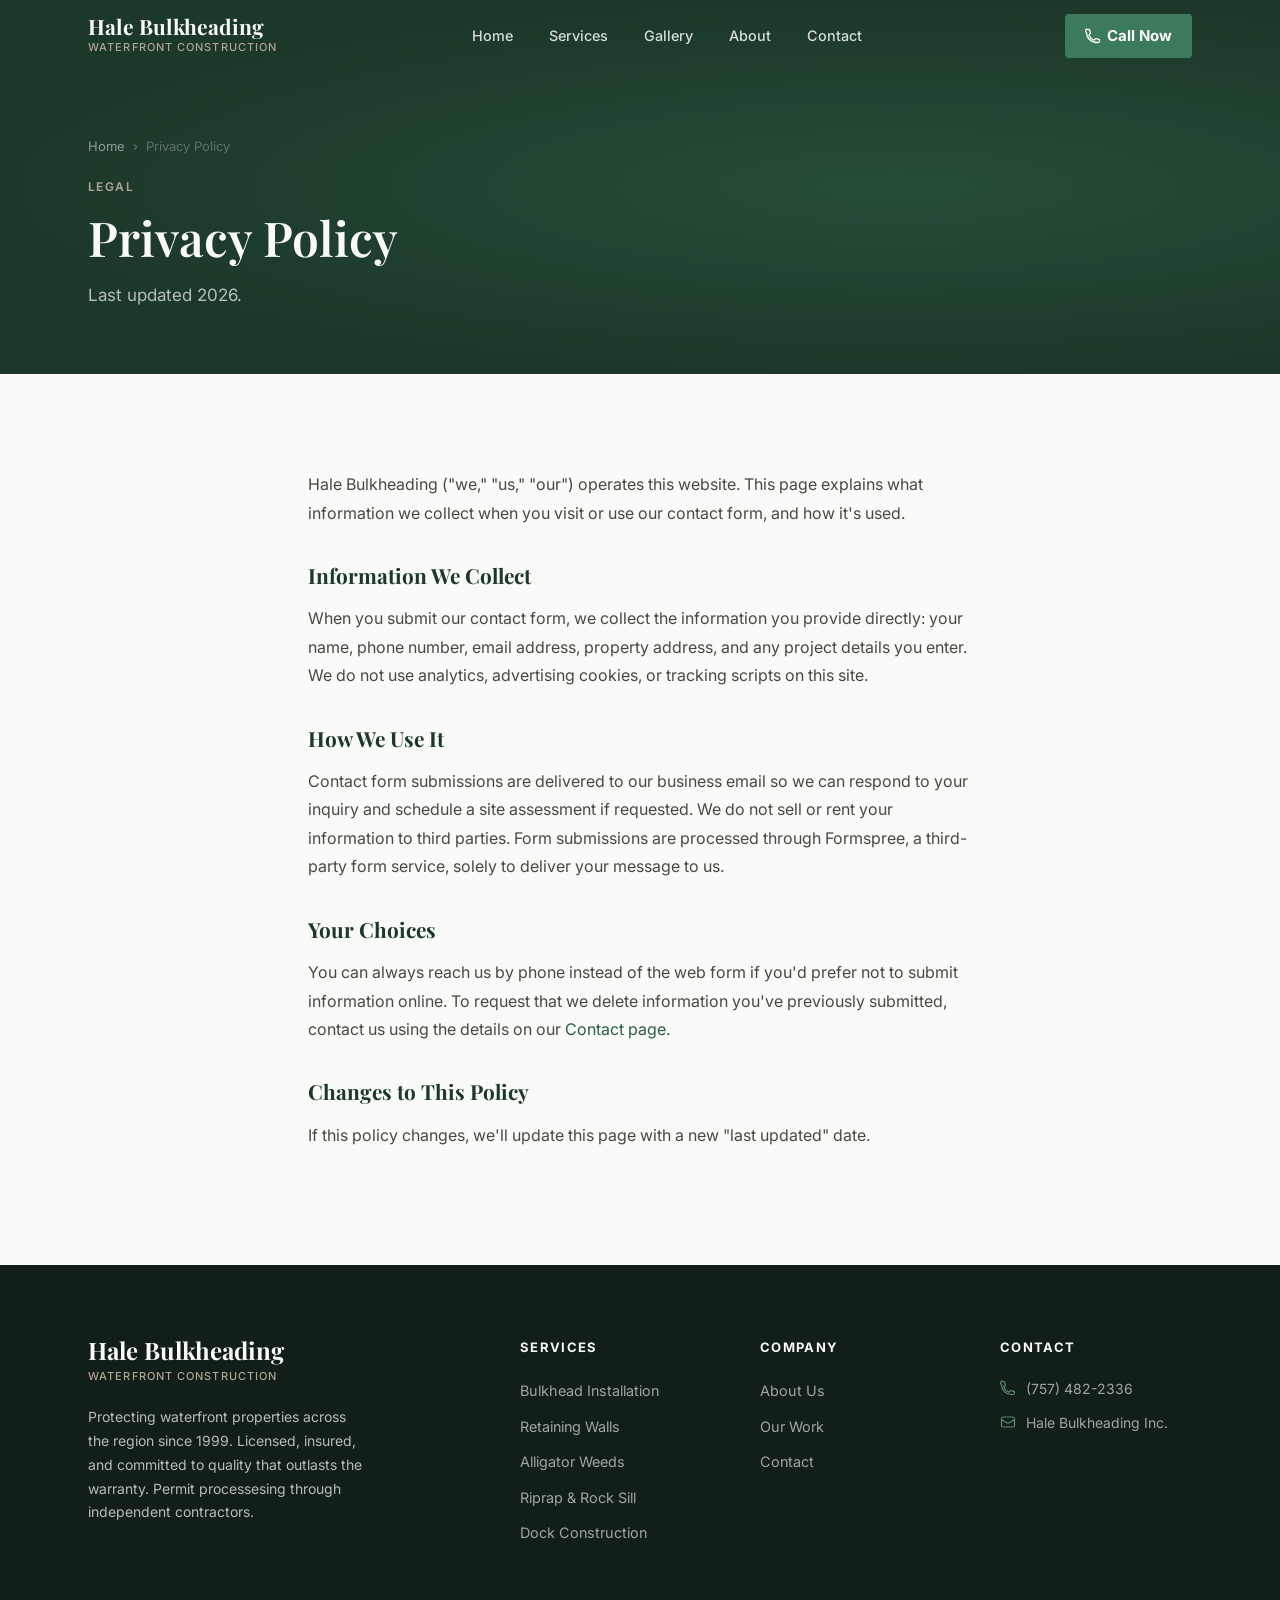
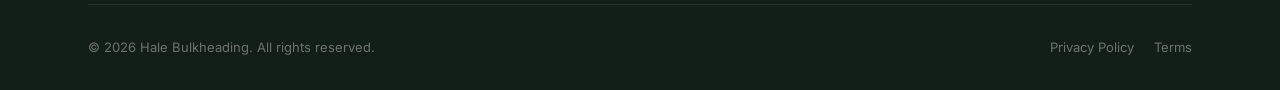
<file: privacy.html>
<!DOCTYPE html>
<html lang="en">
<head>
  <meta charset="UTF-8">
  <meta name="viewport" content="width=device-width, initial-scale=1.0">
  <title>Privacy Policy — Hale Bulkheading</title>
  <meta name="description" content="Hale Bulkheading's privacy policy — what information we collect through this site and how it's used.">
  <link rel="icon" type="image/svg+xml" href="favicon.svg">
  <link rel="stylesheet" href="css/styles.css">
</head>
<body>

  <!-- ── Navigation ───────────────────────────────────── -->
  <nav class="nav nav--solid" role="navigation" aria-label="Main navigation">
    <div class="nav__inner">
      <a href="index.html" class="nav__logo">
        <span class="nav__logo-name">Hale Bulkheading</span>
        <span class="nav__logo-tag">Waterfront Construction</span>
      </a>
      <ul class="nav__links">
        <li><a href="index.html"    class="nav__link">Home</a></li>
        <li><a href="services.html" class="nav__link">Services</a></li>
        <li><a href="gallery.html"  class="nav__link">Gallery</a></li>
        <li><a href="about.html"    class="nav__link">About</a></li>
        <li><a href="about.html#contact" class="nav__link">Contact</a></li>
      </ul>
      <a href="tel:+17574822336" class="nav__cta">
        <svg xmlns="http://www.w3.org/2000/svg" fill="none" viewBox="0 0 24 24" stroke-width="2" stroke="currentColor"><path stroke-linecap="round" stroke-linejoin="round" d="M2.25 6.75c0 8.284 6.716 15 15 15h2.25a2.25 2.25 0 0 0 2.25-2.25v-1.372c0-.516-.351-.966-.852-1.091l-4.423-1.106c-.44-.11-.902.055-1.173.417l-.97 1.293c-.282.376-.769.542-1.21.38a12.035 12.035 0 0 1-7.143-7.143c-.162-.441.004-.928.38-1.21l1.293-.97c.363-.271.527-.734.417-1.173L6.963 3.102a1.125 1.125 0 0 0-1.091-.852H4.5A2.25 2.25 0 0 0 2.25 6.75Z"/></svg>
        Call Now
      </a>
      <button class="nav__hamburger" aria-label="Open menu" aria-expanded="false">
        <span></span><span></span><span></span>
      </button>
    </div>
  </nav>

  <div class="nav__mobile">
    <a href="index.html"    class="nav__link">Home</a>
    <a href="services.html" class="nav__link">Services</a>
    <a href="gallery.html"  class="nav__link">Gallery</a>
    <a href="about.html"    class="nav__link">About</a>
    <a href="about.html#contact" class="nav__link">Contact</a>
    <a href="tel:+17574822336" class="nav__cta">Call Now</a>
  </div>

  <main>

    <!-- ── Page Hero ─────────────────────────────────────── -->
    <header class="page-hero">
      <div class="container page-hero__content">
        <nav class="breadcrumb" aria-label="Breadcrumb">
          <a href="index.html">Home</a>
          <span aria-hidden="true">›</span>
          <span aria-current="page">Privacy Policy</span>
        </nav>
        <p class="label">Legal</p>
        <h1 class="section-title">Privacy Policy</h1>
        <p class="section-subtitle">Last updated 2026.</p>
      </div>
    </header>

    <section class="section">
      <div class="container" style="max-width:760px;">
        <p style="font-size:1rem; color:var(--text-mid); line-height:1.78; margin-bottom:20px;">
          Hale Bulkheading ("we," "us," "our") operates this website. This page explains what information we collect when you visit or use our contact form, and how it's used.
        </p>

        <h2 style="font-family:var(--font-serif); font-size:1.3rem; color:var(--green-deep); margin:32px 0 12px;">Information We Collect</h2>
        <p style="font-size:1rem; color:var(--text-mid); line-height:1.78; margin-bottom:20px;">
          When you submit our contact form, we collect the information you provide directly: your name, phone number, email address, property address, and any project details you enter. We do not use analytics, advertising cookies, or tracking scripts on this site.
        </p>

        <h2 style="font-family:var(--font-serif); font-size:1.3rem; color:var(--green-deep); margin:32px 0 12px;">How We Use It</h2>
        <p style="font-size:1rem; color:var(--text-mid); line-height:1.78; margin-bottom:20px;">
          Contact form submissions are delivered to our business email so we can respond to your inquiry and schedule a site assessment if requested. We do not sell or rent your information to third parties. Form submissions are processed through Formspree, a third-party form service, solely to deliver your message to us.
        </p>

        <h2 style="font-family:var(--font-serif); font-size:1.3rem; color:var(--green-deep); margin:32px 0 12px;">Your Choices</h2>
        <p style="font-size:1rem; color:var(--text-mid); line-height:1.78; margin-bottom:20px;">
          You can always reach us by phone instead of the web form if you'd prefer not to submit information online. To request that we delete information you've previously submitted, contact us using the details on our <a href="about.html#contact" style="color:var(--green-mid);">Contact page</a>.
        </p>

        <h2 style="font-family:var(--font-serif); font-size:1.3rem; color:var(--green-deep); margin:32px 0 12px;">Changes to This Policy</h2>
        <p style="font-size:1rem; color:var(--text-mid); line-height:1.78; margin-bottom:20px;">
          If this policy changes, we'll update this page with a new "last updated" date.
        </p>
      </div>
    </section>

  </main>

  <!-- ── Footer ─────────────────────────────────────────────── -->
  <footer class="footer">
    <div class="container">
      <div class="footer__grid">
        <div class="footer__brand">
          <span class="nav__logo-name">Hale Bulkheading</span>
          <span class="nav__logo-tag">Waterfront Construction</span>
          <p>Protecting waterfront properties across the region since 1999. Licensed, insured, and committed to quality that outlasts the warranty. Permit processesing through independent contractors.</p>
        </div>
        <div class="footer__col">
          <h4>Services</h4>
          <ul>
            <li><a href="services.html#installation">Bulkhead Installation</a></li>
            <li><a href="services.html#repair">Retaining Walls</a></li>
            <li><a href="services.html#living">Alligator Weeds</a></li>
            <li><a href="services.html#riprap">Riprap &amp; Rock Sill</a></li>
            <li><a href="services.html#dock">Dock Construction</a></li>
          </ul>
        </div>
        <div class="footer__col">
          <h4>Company</h4>
          <ul>
            <li><a href="about.html">About Us</a></li>
            <li><a href="gallery.html">Our Work</a></li>
            <li><a href="about.html#contact">Contact</a></li>
          </ul>
        </div>
        <div class="footer__col">
          <h4>Contact</h4>
          <div class="footer__contact-item">
            <svg xmlns="http://www.w3.org/2000/svg" fill="none" viewBox="0 0 24 24" stroke-width="1.8" stroke="currentColor"><path stroke-linecap="round" stroke-linejoin="round" d="M2.25 6.75c0 8.284 6.716 15 15 15h2.25a2.25 2.25 0 0 0 2.25-2.25v-1.372c0-.516-.351-.966-.852-1.091l-4.423-1.106c-.44-.11-.902.055-1.173.417l-.97 1.293c-.282.376-.769.542-1.21.38a12.035 12.035 0 0 1-7.143-7.143c-.162-.441.004-.928.38-1.21l1.293-.97c.363-.271.527-.734.417-1.173L6.963 3.102a1.125 1.125 0 0 0-1.091-.852H4.5A2.25 2.25 0 0 0 2.25 6.75Z"/></svg>
            (757) 482-2336
          </div>
          <div class="footer__contact-item">
            <svg xmlns="http://www.w3.org/2000/svg" fill="none" viewBox="0 0 24 24" stroke-width="1.8" stroke="currentColor"><path stroke-linecap="round" stroke-linejoin="round" d="M21.75 6.75v10.5a2.25 2.25 0 0 1-2.25 2.25h-15a2.25 2.25 0 0 1-2.25-2.25V6.75m19.5 0A2.25 2.25 0 0 0 19.5 4.5h-15a2.25 2.25 0 0 0-2.25 2.25m19.5 0v.243a2.25 2.25 0 0 1-1.07 1.916l-7.5 4.615a2.25 2.25 0 0 1-2.36 0L3.32 8.91a2.25 2.25 0 0 1-1.07-1.916V6.75"/></svg>
            Hale Bulkheading Inc.
          </div>
        </div>
      </div>
      <div class="footer__bottom">
        <p class="footer__copy">&copy; 2026 Hale Bulkheading. All rights reserved.</p>
        <div class="footer__links">
          <a href="privacy.html">Privacy Policy</a>
          <a href="terms.html">Terms</a>
        </div>
      </div>
    </div>
  </footer>

  <script src="js/main.js"></script>
</body>
</html>
</file>
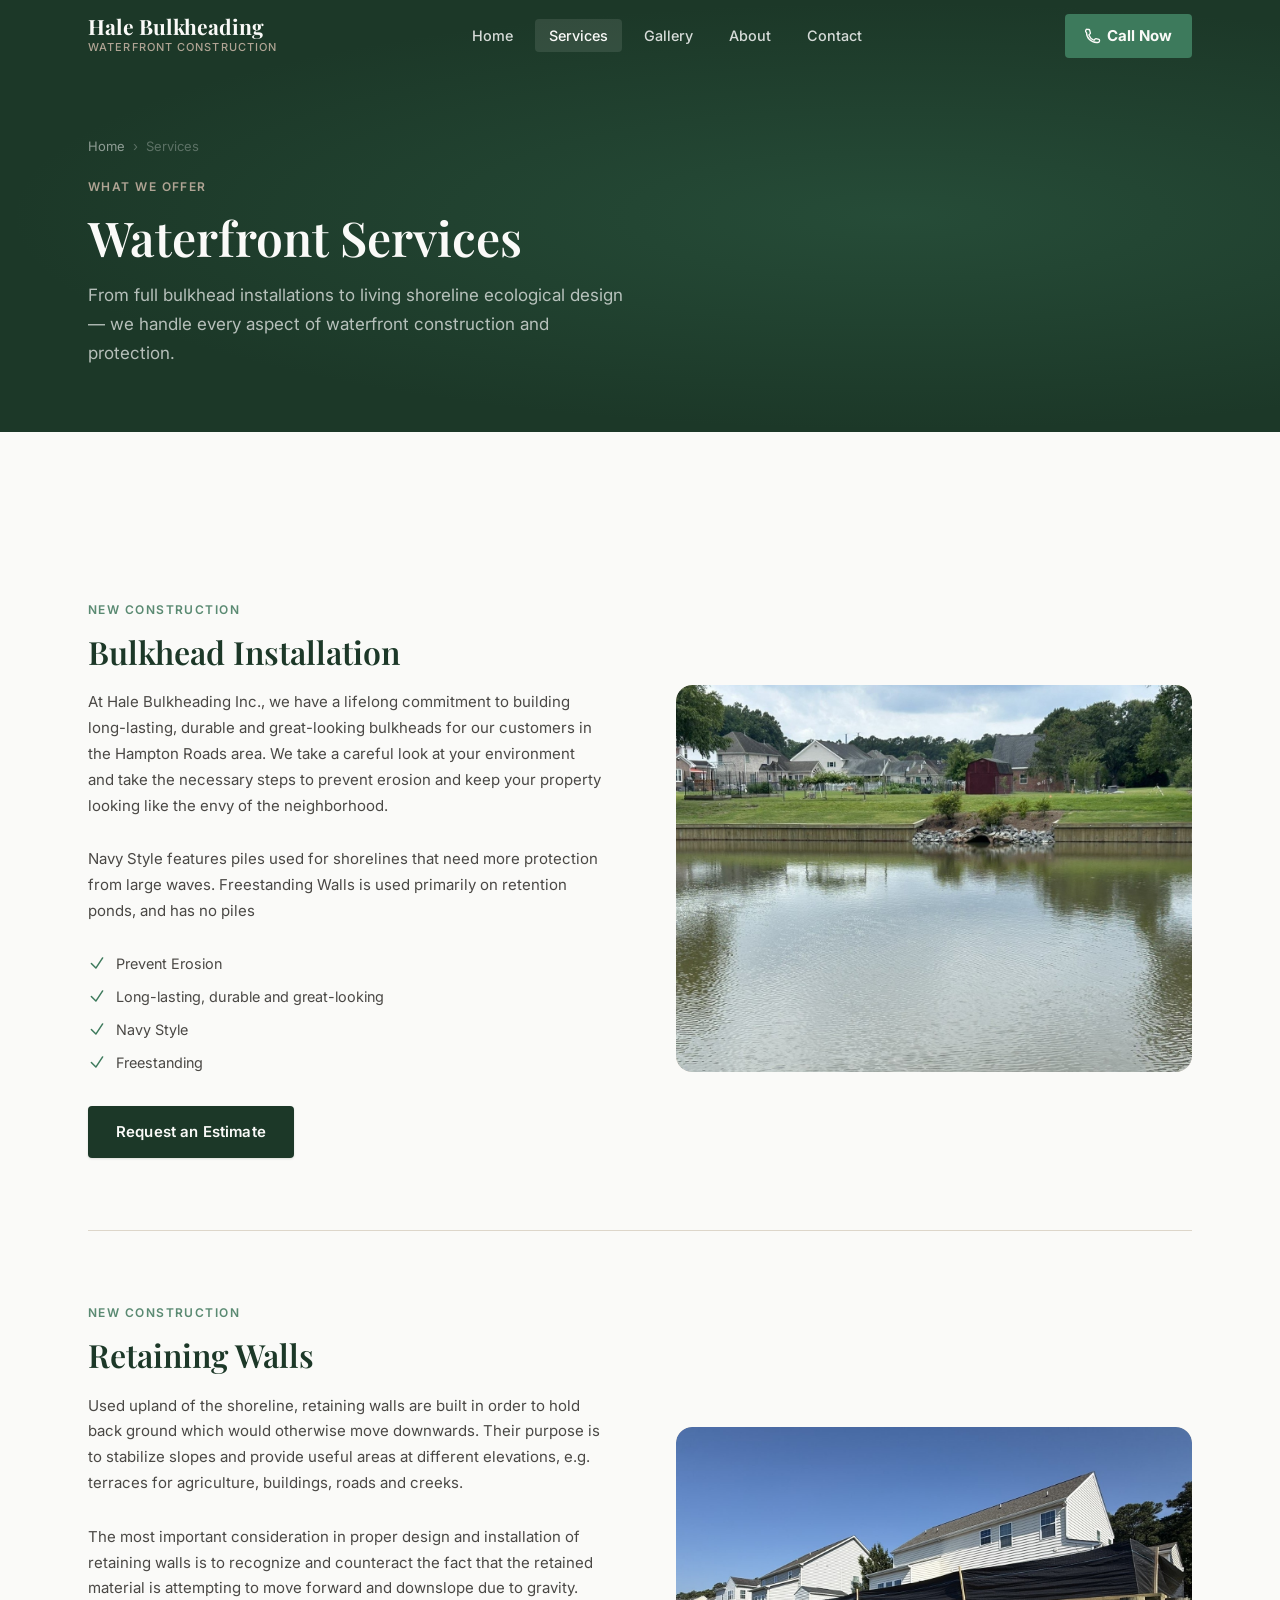
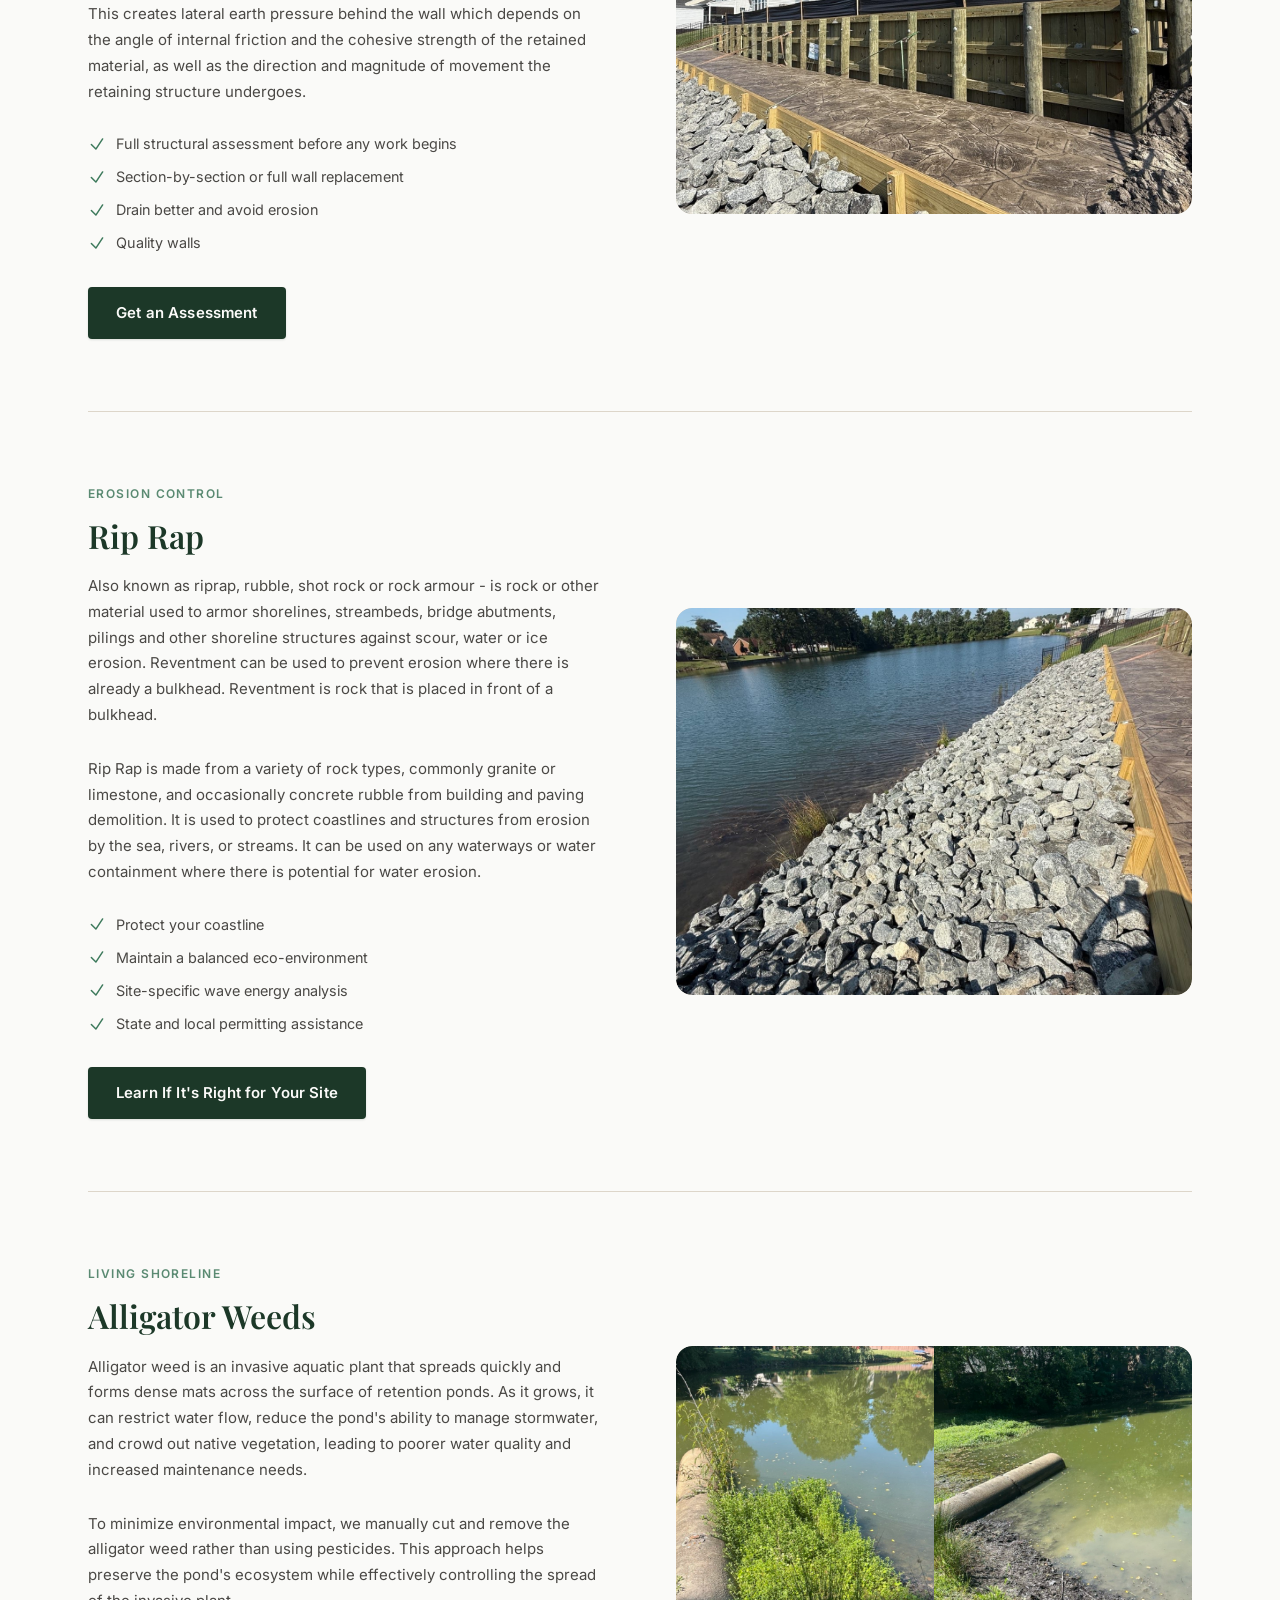
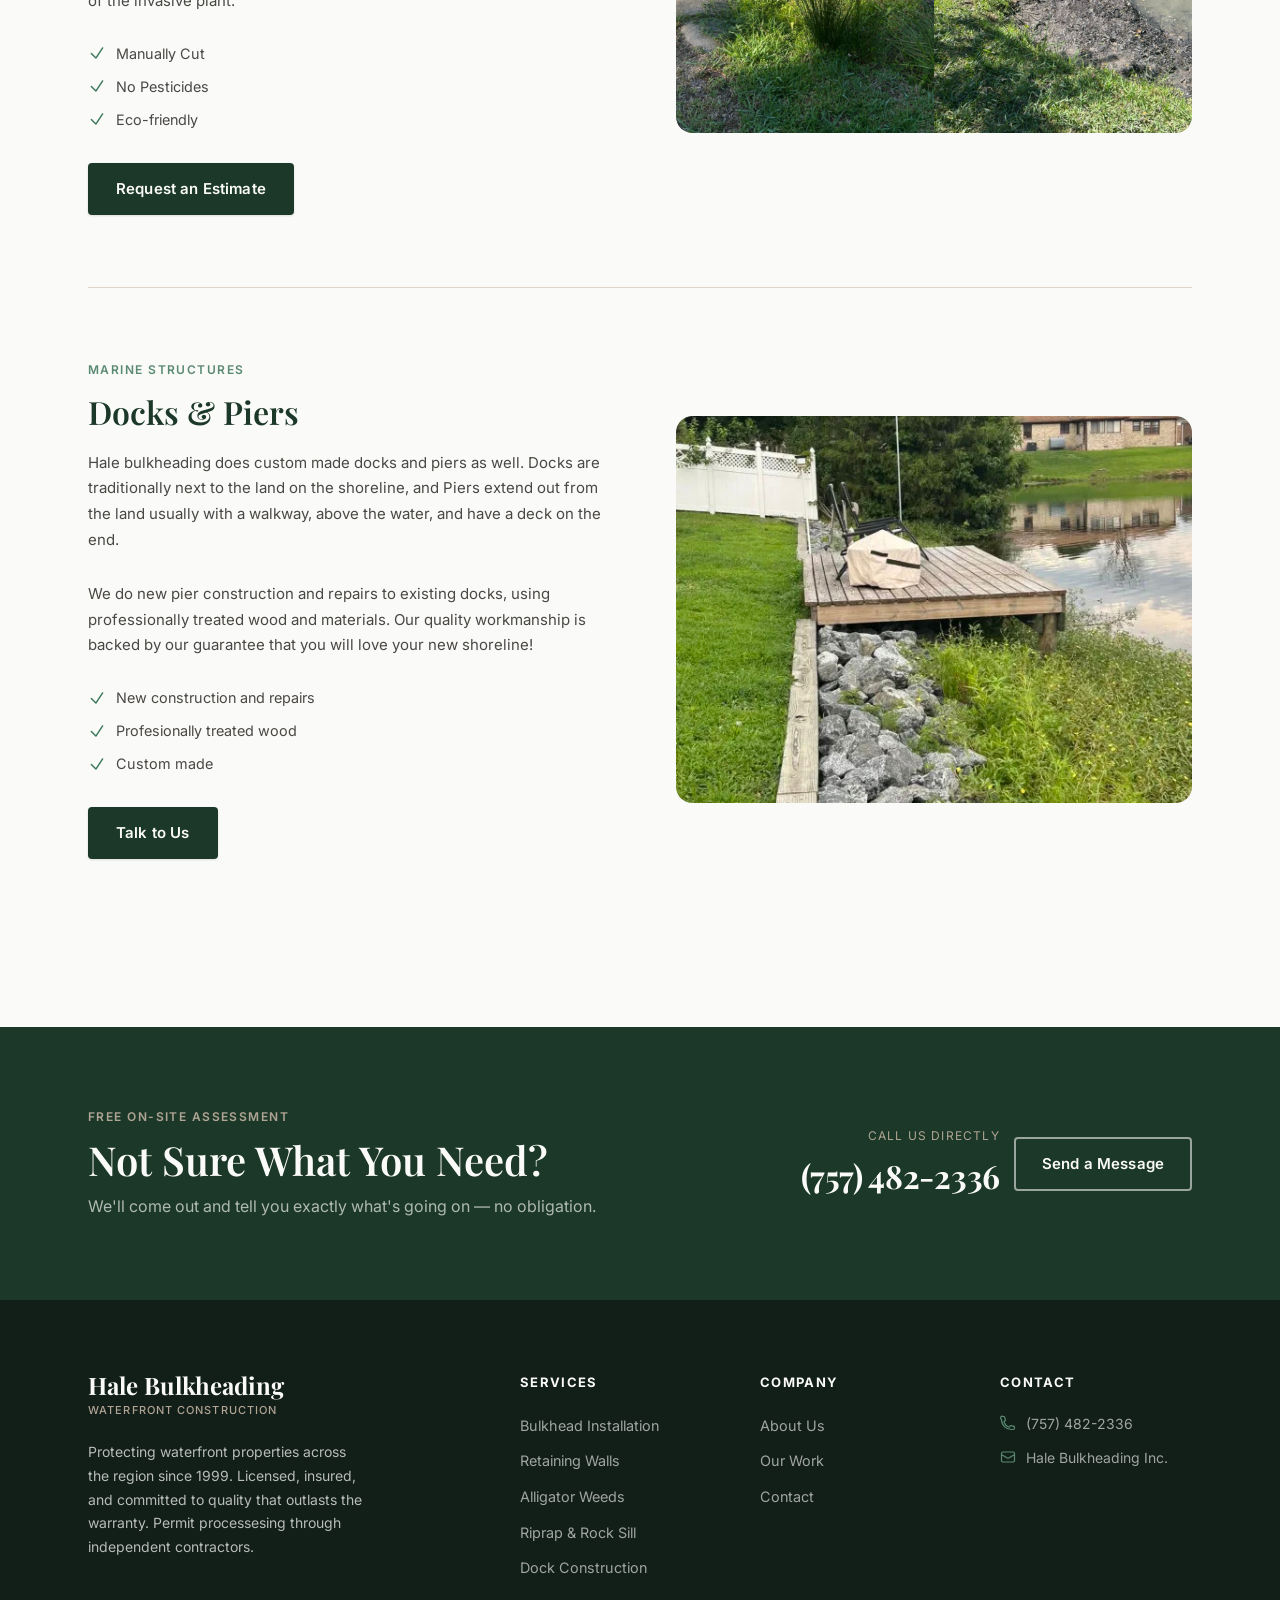
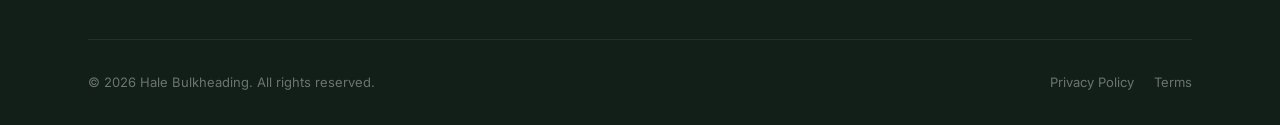
<file: services.html>
<!DOCTYPE html>
<html lang="en">
<head>
  <meta charset="UTF-8">
  <meta name="viewport" content="width=device-width, initial-scale=1.0">
  <title>Services — Hale Bulkheading</title>
  <meta name="description" content="Bulkhead installation, repair, living shoreline design, riprap, and dock construction. Hale Bulkheading handles waterfront projects of all sizes.">
  <link rel="icon" type="image/svg+xml" href="favicon.svg">
  <link rel="stylesheet" href="css/styles.css">
</head>
<body>

  <!-- ── Navigation ───────────────────────────────────── -->
  <nav class="nav nav--solid" role="navigation" aria-label="Main navigation">
    <div class="nav__inner">
      <a href="index.html" class="nav__logo">
        <span class="nav__logo-name">Hale Bulkheading</span>
        <span class="nav__logo-tag">Waterfront Construction</span>
      </a>
      <ul class="nav__links">
        <li><a href="index.html"    class="nav__link">Home</a></li>
        <li><a href="services.html" class="nav__link nav__link--active">Services</a></li>
        <li><a href="gallery.html"  class="nav__link">Gallery</a></li>
        <li><a href="about.html"    class="nav__link">About</a></li>
        <li><a href="about.html#contact" class="nav__link">Contact</a></li>
      </ul>
      <a href="tel:+17574822336" class="nav__cta">
        <svg xmlns="http://www.w3.org/2000/svg" fill="none" viewBox="0 0 24 24" stroke-width="2" stroke="currentColor"><path stroke-linecap="round" stroke-linejoin="round" d="M2.25 6.75c0 8.284 6.716 15 15 15h2.25a2.25 2.25 0 0 0 2.25-2.25v-1.372c0-.516-.351-.966-.852-1.091l-4.423-1.106c-.44-.11-.902.055-1.173.417l-.97 1.293c-.282.376-.769.542-1.21.38a12.035 12.035 0 0 1-7.143-7.143c-.162-.441.004-.928.38-1.21l1.293-.97c.363-.271.527-.734.417-1.173L6.963 3.102a1.125 1.125 0 0 0-1.091-.852H4.5A2.25 2.25 0 0 0 2.25 6.75Z"/></svg>
        Call Now
      </a>
      <button class="nav__hamburger" aria-label="Open menu" aria-expanded="false">
        <span></span><span></span><span></span>
      </button>
    </div>
  </nav>

  <div class="nav__mobile">
    <a href="index.html"    class="nav__link">Home</a>
    <a href="services.html" class="nav__link nav__link--active">Services</a>
    <a href="gallery.html"  class="nav__link">Gallery</a>
    <a href="about.html"    class="nav__link">About</a>
    <a href="about.html#contact" class="nav__link">Contact</a>
    <a href="tel:+17574822336" class="nav__cta">Call Now</a>
  </div>

  <main>

    <!-- ── Page Hero ─────────────────────────────────────── -->
    <header class="page-hero">
      <div class="container page-hero__content">
        <nav class="breadcrumb" aria-label="Breadcrumb">
          <a href="index.html">Home</a>
          <span aria-hidden="true">›</span>
          <span aria-current="page">Services</span>
        </nav>
        <p class="label">What We Offer</p>
        <h1 class="section-title">Waterfront Services</h1>
        <p class="section-subtitle">
          From full bulkhead installations to living shoreline ecological design —
          we handle every aspect of waterfront construction and protection.
        </p>
      </div>
    </header>

    <!-- ── Services List ─────────────────────────────────── -->
    <section class="services-list">
      <div class="container">

        <!-- BULKHEAD -->
        <div class="service-row reveal" id="installation">
          <div class="service-row__text">
            <p class="label service-row__label">New Construction</p>
            <h2 class="service-row__title">Bulkhead Installation</h2>
            <p class="service-row__body">
              At Hale Bulkheading Inc., we have a lifelong commitment to building long-lasting, durable and great-looking bulkheads for our customers in the Hampton Roads area. We take a careful look at your environment and take the necessary steps to prevent erosion and keep your property looking like the envy of the neighborhood.
            </p>
            <p class="service-row__body">
              Navy Style features piles used for shorelines that need more protection from large waves.
              Freestanding Walls is used primarily on retention ponds, and has no piles
            </p>
            <ul class="service-row__features">
              <li class="service-row__feature">
                <svg xmlns="http://www.w3.org/2000/svg" fill="none" viewBox="0 0 24 24" stroke-width="2" stroke="currentColor"><path stroke-linecap="round" stroke-linejoin="round" d="m4.5 12.75 6 6 9-13.5"/></svg>
                Prevent Erosion
              </li>
              <li class="service-row__feature">
                <svg xmlns="http://www.w3.org/2000/svg" fill="none" viewBox="0 0 24 24" stroke-width="2" stroke="currentColor"><path stroke-linecap="round" stroke-linejoin="round" d="m4.5 12.75 6 6 9-13.5"/></svg>
                Long-lasting, durable and great-looking
              </li>
              <li class="service-row__feature">
                <svg xmlns="http://www.w3.org/2000/svg" fill="none" viewBox="0 0 24 24" stroke-width="2" stroke="currentColor"><path stroke-linecap="round" stroke-linejoin="round" d="m4.5 12.75 6 6 9-13.5"/></svg>
                Navy Style
              </li>
              <li class="service-row__feature">
                <svg xmlns="http://www.w3.org/2000/svg" fill="none" viewBox="0 0 24 24" stroke-width="2" stroke="currentColor"><path stroke-linecap="round" stroke-linejoin="round" d="m4.5 12.75 6 6 9-13.5"/></svg>
                Freestanding
              </li>
            </ul>
            <a href="about.html#contact" class="btn btn--primary">Request an Estimate</a>
          </div>
          <div class="service-row__img">
            <!-- Replace with: <img src="images/bulkhead-install-large.jpg" alt="New vinyl bulkhead installation along residential waterfront"> -->
            <div class="img-placeholder img-placeholder--4x3">
              <img src="images/realbulkhead.jpg" alt="Bulkhead installation photo">
            </div>
          </div>
        </div>

        <!-- RETAINING WALLS -->
        <div class="service-row service-row--flip reveal" id="repair">
          <div class="service-row__img">
            <div class="img-placeholder img-placeholder--4x3">
              <img src="images/bulkhead.JPG" alt="Retaining Walls photo">
            </div>
          </div>
          <div class="service-row__text">
            <p class="label service-row__label">New Construction</p>
            <h2 class="service-row__title">Retaining Walls</h2>
            <p class="service-row__body">
              Used upland of the shoreline, retaining walls are built in order to hold back ground which would otherwise move downwards. Their purpose is to stabilize slopes and provide useful areas at different elevations, e.g. terraces for agriculture, buildings, roads and creeks.
            </p>
            <p class="service-row__body">
              The most important consideration in proper design and installation of retaining walls is to recognize and counteract the fact that the retained material is attempting to move forward and downslope due to gravity. This creates lateral earth pressure behind the wall which depends on the angle of internal friction and the cohesive strength of the retained material, as well as the direction and magnitude of movement the retaining structure undergoes.
            </p>
            <ul class="service-row__features">
              <li class="service-row__feature">
                <svg xmlns="http://www.w3.org/2000/svg" fill="none" viewBox="0 0 24 24" stroke-width="2" stroke="currentColor"><path stroke-linecap="round" stroke-linejoin="round" d="m4.5 12.75 6 6 9-13.5"/></svg>
                Full structural assessment before any work begins
              </li>
              <li class="service-row__feature">
                <svg xmlns="http://www.w3.org/2000/svg" fill="none" viewBox="0 0 24 24" stroke-width="2" stroke="currentColor"><path stroke-linecap="round" stroke-linejoin="round" d="m4.5 12.75 6 6 9-13.5"/></svg>
                Section-by-section or full wall replacement
              </li>
              <li class="service-row__feature">
                <svg xmlns="http://www.w3.org/2000/svg" fill="none" viewBox="0 0 24 24" stroke-width="2" stroke="currentColor"><path stroke-linecap="round" stroke-linejoin="round" d="m4.5 12.75 6 6 9-13.5"/></svg>
                Drain better and avoid erosion
              </li>
              <li class="service-row__feature">
                <svg xmlns="http://www.w3.org/2000/svg" fill="none" viewBox="0 0 24 24" stroke-width="2" stroke="currentColor"><path stroke-linecap="round" stroke-linejoin="round" d="m4.5 12.75 6 6 9-13.5"/></svg>
                Quality walls
              </li>
            </ul>
            <a href="about.html#contact" class="btn btn--primary">Get an Assessment</a>
          </div>
        </div>

        <!-- RIPRAP -->
        <div class="service-row reveal" id="riprap">
          <div class="service-row__text">
            <p class="label service-row__label">Erosion Control</p>
            <h2 class="service-row__title">Rip Rap</h2>
            <p class="service-row__body">
              Also known as riprap, rubble, shot rock or rock armour - is rock or other material used to armor shorelines, streambeds, bridge abutments, pilings and other shoreline structures against scour, water or ice erosion. Reventment can be used to prevent erosion where there is already a bulkhead. Reventment is rock that is placed in front of a bulkhead.
            </p>
            <p class="service-row__body">
              Rip Rap is made from a variety of rock types, commonly granite or limestone, and occasionally concrete rubble from building and paving demolition. It is used to protect coastlines and structures from erosion by the sea, rivers, or streams. It can be used on any waterways or water containment where there is potential for water erosion.
            </p>
            <ul class="service-row__features">
              <li class="service-row__feature">
                <svg xmlns="http://www.w3.org/2000/svg" fill="none" viewBox="0 0 24 24" stroke-width="2" stroke="currentColor"><path stroke-linecap="round" stroke-linejoin="round" d="m4.5 12.75 6 6 9-13.5"/></svg>
                Protect your coastline
              </li>
              <li class="service-row__feature">
                <svg xmlns="http://www.w3.org/2000/svg" fill="none" viewBox="0 0 24 24" stroke-width="2" stroke="currentColor"><path stroke-linecap="round" stroke-linejoin="round" d="m4.5 12.75 6 6 9-13.5"/></svg>
                Maintain a balanced eco-environment
              </li>
              <li class="service-row__feature">
                <svg xmlns="http://www.w3.org/2000/svg" fill="none" viewBox="0 0 24 24" stroke-width="2" stroke="currentColor"><path stroke-linecap="round" stroke-linejoin="round" d="m4.5 12.75 6 6 9-13.5"/></svg>
                Site-specific wave energy analysis
              </li>
              <li class="service-row__feature">
                <svg xmlns="http://www.w3.org/2000/svg" fill="none" viewBox="0 0 24 24" stroke-width="2" stroke="currentColor"><path stroke-linecap="round" stroke-linejoin="round" d="m4.5 12.75 6 6 9-13.5"/></svg>
                State and local permitting assistance
              </li>
            </ul>
            <a href="about.html#contact" class="btn btn--primary">Learn If It's Right for Your Site</a>
          </div>
          <div class="service-row__img">
            <div class="img-placeholder img-placeholder--4x3">
              <img src="images/riprap.JPG" alt="Rip Rap Photo">
            </div>
          </div>
        </div>

        <!-- ALLIGATOR WEEKDS -->
        <div class="service-row service-row--flip reveal" id="living">
          <div class="service-row__img">
            <div class="img-placeholder img-placeholder--4x3">
              <img src="images/alligatorweedss.png" alt="Alligator Weeds photo">
            </div>
          </div>
          <div class="service-row__text">
            <p class="label service-row__label">Living Shoreline</p>
            <h2 class="service-row__title">Alligator Weeds</h2>
            <p class="service-row__body">
              Alligator weed is an invasive aquatic plant that spreads quickly and forms dense mats across the surface of retention ponds. As it grows, it can restrict water flow, reduce the pond's ability to manage stormwater, and crowd out native vegetation, leading to poorer water quality and increased maintenance needs.
            </p>
            <p class="service-row__body">
              To minimize environmental impact, we manually cut and remove the alligator weed rather than using pesticides. This approach helps preserve the pond's ecosystem while effectively controlling the spread of the invasive plant.
            </p>
            <ul class="service-row__features">
              <li class="service-row__feature">
                <svg xmlns="http://www.w3.org/2000/svg" fill="none" viewBox="0 0 24 24" stroke-width="2" stroke="currentColor"><path stroke-linecap="round" stroke-linejoin="round" d="m4.5 12.75 6 6 9-13.5"/></svg>
                Manually Cut
              </li>
              <li class="service-row__feature">
                <svg xmlns="http://www.w3.org/2000/svg" fill="none" viewBox="0 0 24 24" stroke-width="2" stroke="currentColor"><path stroke-linecap="round" stroke-linejoin="round" d="m4.5 12.75 6 6 9-13.5"/></svg>
                No Pesticides
              </li>
              <li class="service-row__feature">
                <svg xmlns="http://www.w3.org/2000/svg" fill="none" viewBox="0 0 24 24" stroke-width="2" stroke="currentColor"><path stroke-linecap="round" stroke-linejoin="round" d="m4.5 12.75 6 6 9-13.5"/></svg>
                Eco-friendly
              </li>
            </ul>
            <a href="about.html#contact" class="btn btn--primary">Request an Estimate</a>
          </div>
        </div>


        <!-- DOCK -->
        <div class="service-row reveal" id="dock">
          <div class="service-row__text">
            <p class="label service-row__label">Marine Structures</p>
            <h2 class="service-row__title">Docks &amp; Piers</h2>
            <p class="service-row__body">
              Hale bulkheading does custom made docks and piers as well. Docks are traditionally next to the land on the shoreline, and Piers extend out from the land usually with a walkway, above the water, and have a deck on the end.
            </p>
            <p class="service-row__body">
              We do new pier construction and repairs to existing docks, using professionally treated wood and materials. Our quality workmanship is backed by our guarantee that you will love your new shoreline!
            </p>
            <ul class="service-row__features">
              <li class="service-row__feature">
                <svg xmlns="http://www.w3.org/2000/svg" fill="none" viewBox="0 0 24 24" stroke-width="2" stroke="currentColor"><path stroke-linecap="round" stroke-linejoin="round" d="m4.5 12.75 6 6 9-13.5"/></svg>
                New construction and repairs
              </li>
              <li class="service-row__feature">
                <svg xmlns="http://www.w3.org/2000/svg" fill="none" viewBox="0 0 24 24" stroke-width="2" stroke="currentColor"><path stroke-linecap="round" stroke-linejoin="round" d="m4.5 12.75 6 6 9-13.5"/></svg>
                Profesionally treated wood
              </li>
              <li class="service-row__feature">
                <svg xmlns="http://www.w3.org/2000/svg" fill="none" viewBox="0 0 24 24" stroke-width="2" stroke="currentColor"><path stroke-linecap="round" stroke-linejoin="round" d="m4.5 12.75 6 6 9-13.5"/></svg>
                Custom made
              </li>
            </ul>
            <a href="about.html#contact" class="btn btn--primary">Talk to Us</a>
          </div>
          <div class="service-row__img">
            <div class="img-placeholder img-placeholder--4x3">
              <img src="images/haledock3.jpg" alt="Dock construction photo">
            </div>
          </div>
        </div>

      </div>
    </section>

    <!-- ── CTA Band ───────────────────────────────────────── -->
    <section class="cta-band">
      <div class="container">
        <div class="cta-band__inner reveal">
          <div class="cta-band__text">
            <p class="label">Free On-Site Assessment</p>
            <h2 class="cta-band__title">Not Sure What You Need?</h2>
            <p class="cta-band__sub">We'll come out and tell you exactly what's going on — no obligation.</p>
          </div>
          <div class="cta-band__actions">
            <div class="cta-band__phone">
              <span class="cta-band__phone-label">Call Us Directly</span>
              <a href="tel:+17574822336" class="cta-band__phone-number">(757) 482-2336</a>
            </div>
            <a href="about.html#contact" class="btn btn--ghost">Send a Message</a>
          </div>
        </div>
      </div>
    </section>

  </main>

  <!-- ── Footer ─────────────────────────────────────────────── -->
  <footer class="footer">
    <div class="container">
      <div class="footer__grid">
        <div class="footer__brand">
          <span class="nav__logo-name">Hale Bulkheading</span>
          <span class="nav__logo-tag">Waterfront Construction</span>
          <p>Protecting waterfront properties across the region since 1999. Licensed, insured, and committed to quality that outlasts the warranty. Permit processesing through independent contractors.</p>
        </div>
        <div class="footer__col">
          <h4>Services</h4>
          <ul>
            <li><a href="#installation">Bulkhead Installation</a></li>
            <li><a href="#repair">Retaining Walls</a></li>
            <li><a href="#living">Alligator Weeds</a></li>
            <li><a href="#riprap">Riprap &amp; Rock Sill</a></li>
            <li><a href="#dock">Dock Construction</a></li>
          </ul>
        </div>
        <div class="footer__col">
          <h4>Company</h4>
          <ul>
            <li><a href="about.html">About Us</a></li>
            <li><a href="gallery.html">Our Work</a></li>
            <li><a href="about.html#contact">Contact</a></li>
          </ul>
        </div>
        <div class="footer__col">
          <h4>Contact</h4>
          <div class="footer__contact-item">
            <svg xmlns="http://www.w3.org/2000/svg" fill="none" viewBox="0 0 24 24" stroke-width="1.8" stroke="currentColor"><path stroke-linecap="round" stroke-linejoin="round" d="M2.25 6.75c0 8.284 6.716 15 15 15h2.25a2.25 2.25 0 0 0 2.25-2.25v-1.372c0-.516-.351-.966-.852-1.091l-4.423-1.106c-.44-.11-.902.055-1.173.417l-.97 1.293c-.282.376-.769.542-1.21.38a12.035 12.035 0 0 1-7.143-7.143c-.162-.441.004-.928.38-1.21l1.293-.97c.363-.271.527-.734.417-1.173L6.963 3.102a1.125 1.125 0 0 0-1.091-.852H4.5A2.25 2.25 0 0 0 2.25 6.75Z"/></svg>
            (757) 482-2336
          </div>
          <div class="footer__contact-item">
            <svg xmlns="http://www.w3.org/2000/svg" fill="none" viewBox="0 0 24 24" stroke-width="1.8" stroke="currentColor"><path stroke-linecap="round" stroke-linejoin="round" d="M21.75 6.75v10.5a2.25 2.25 0 0 1-2.25 2.25h-15a2.25 2.25 0 0 1-2.25-2.25V6.75m19.5 0A2.25 2.25 0 0 0 19.5 4.5h-15a2.25 2.25 0 0 0-2.25 2.25m19.5 0v.243a2.25 2.25 0 0 1-1.07 1.916l-7.5 4.615a2.25 2.25 0 0 1-2.36 0L3.32 8.91a2.25 2.25 0 0 1-1.07-1.916V6.75"/></svg>
            Hale Bulkheading Inc.
          </div>
        </div>
      </div>
      <div class="footer__bottom">
        <p class="footer__copy">&copy; 2026 Hale Bulkheading. All rights reserved.</p>
        <div class="footer__links">
          <a href="privacy.html">Privacy Policy</a>
          <a href="terms.html">Terms</a>
        </div>
      </div>
    </div>
  </footer>

  <script src="js/main.js"></script>
</body>
</html>
</file>
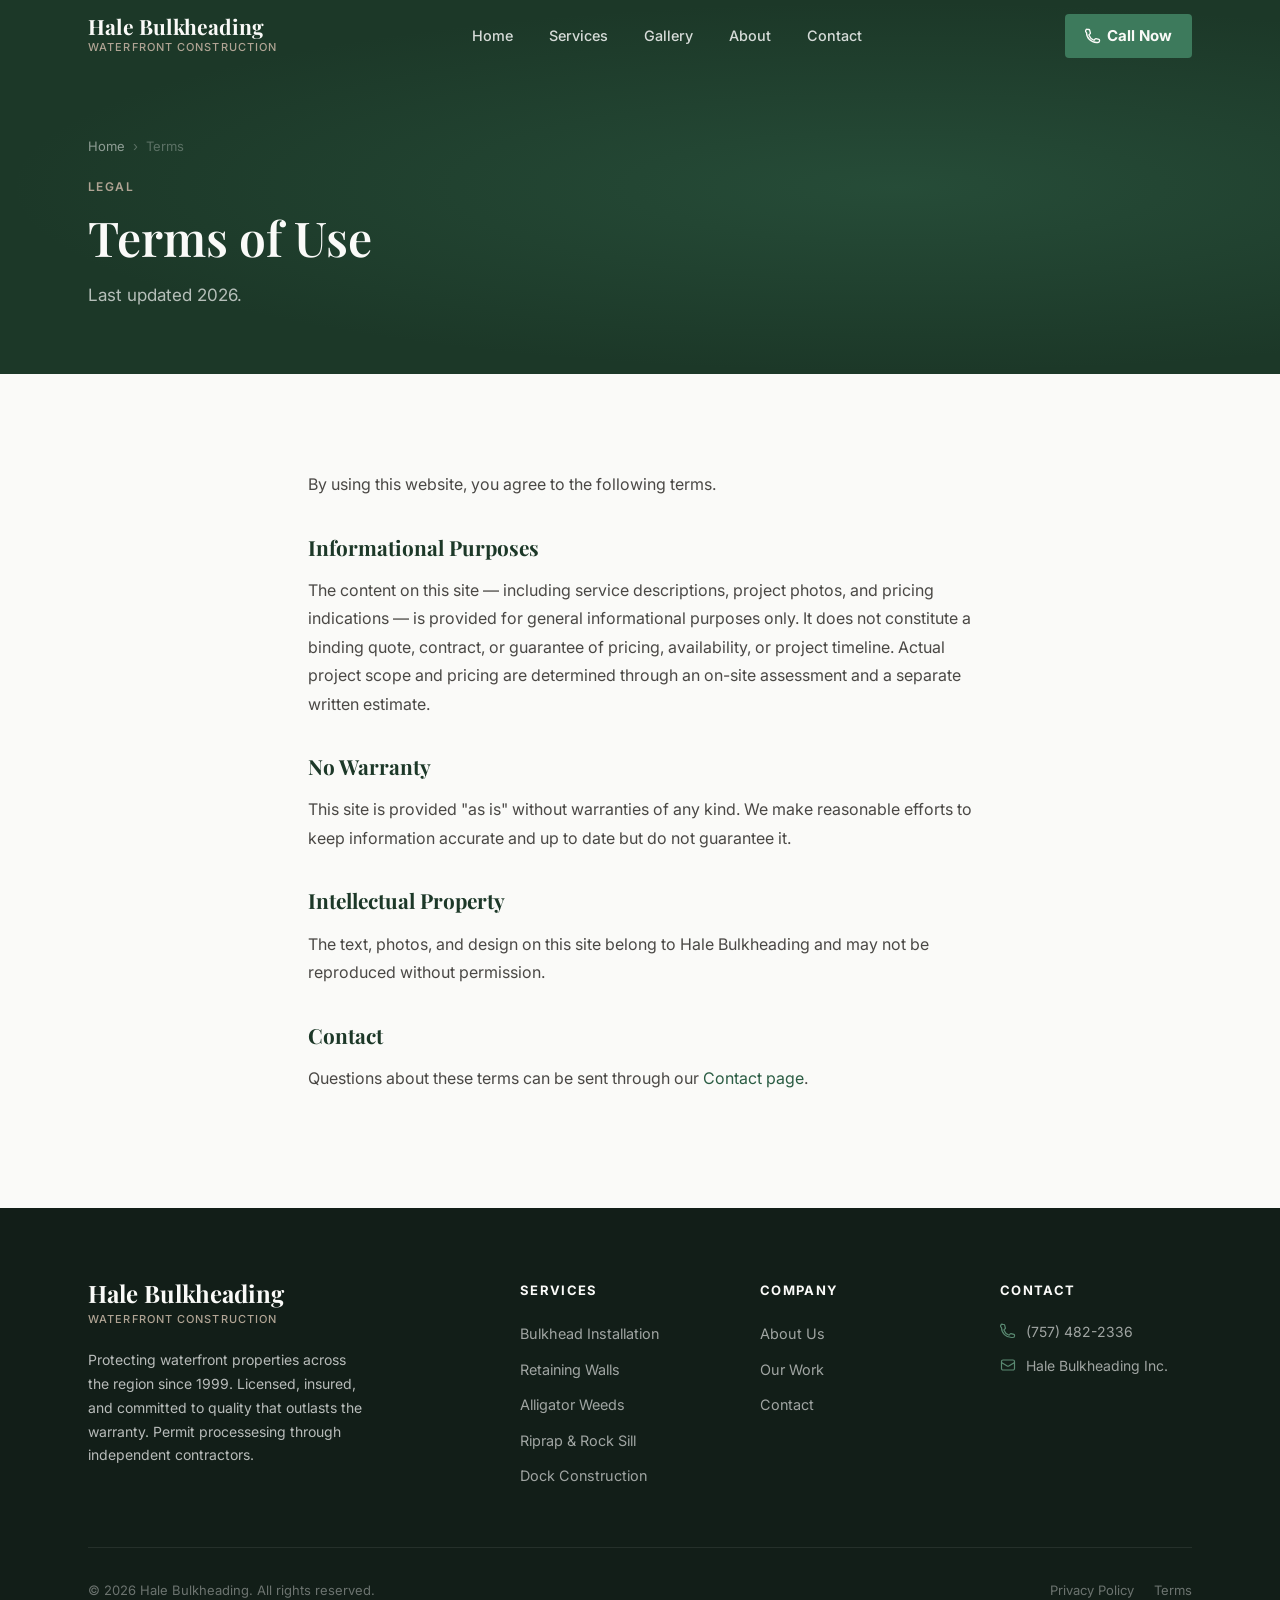
<file: terms.html>
<!DOCTYPE html>
<html lang="en">
<head>
  <meta charset="UTF-8">
  <meta name="viewport" content="width=device-width, initial-scale=1.0">
  <title>Terms of Use — Hale Bulkheading</title>
  <meta name="description" content="Terms of use for the Hale Bulkheading website.">
  <link rel="icon" type="image/svg+xml" href="favicon.svg">
  <link rel="stylesheet" href="css/styles.css">
</head>
<body>

  <!-- ── Navigation ───────────────────────────────────── -->
  <nav class="nav nav--solid" role="navigation" aria-label="Main navigation">
    <div class="nav__inner">
      <a href="index.html" class="nav__logo">
        <span class="nav__logo-name">Hale Bulkheading</span>
        <span class="nav__logo-tag">Waterfront Construction</span>
      </a>
      <ul class="nav__links">
        <li><a href="index.html"    class="nav__link">Home</a></li>
        <li><a href="services.html" class="nav__link">Services</a></li>
        <li><a href="gallery.html"  class="nav__link">Gallery</a></li>
        <li><a href="about.html"    class="nav__link">About</a></li>
        <li><a href="about.html#contact" class="nav__link">Contact</a></li>
      </ul>
      <a href="tel:+17574822336" class="nav__cta">
        <svg xmlns="http://www.w3.org/2000/svg" fill="none" viewBox="0 0 24 24" stroke-width="2" stroke="currentColor"><path stroke-linecap="round" stroke-linejoin="round" d="M2.25 6.75c0 8.284 6.716 15 15 15h2.25a2.25 2.25 0 0 0 2.25-2.25v-1.372c0-.516-.351-.966-.852-1.091l-4.423-1.106c-.44-.11-.902.055-1.173.417l-.97 1.293c-.282.376-.769.542-1.21.38a12.035 12.035 0 0 1-7.143-7.143c-.162-.441.004-.928.38-1.21l1.293-.97c.363-.271.527-.734.417-1.173L6.963 3.102a1.125 1.125 0 0 0-1.091-.852H4.5A2.25 2.25 0 0 0 2.25 6.75Z"/></svg>
        Call Now
      </a>
      <button class="nav__hamburger" aria-label="Open menu" aria-expanded="false">
        <span></span><span></span><span></span>
      </button>
    </div>
  </nav>

  <div class="nav__mobile">
    <a href="index.html"    class="nav__link">Home</a>
    <a href="services.html" class="nav__link">Services</a>
    <a href="gallery.html"  class="nav__link">Gallery</a>
    <a href="about.html"    class="nav__link">About</a>
    <a href="about.html#contact" class="nav__link">Contact</a>
    <a href="tel:+17574822336" class="nav__cta">Call Now</a>
  </div>

  <main>

    <!-- ── Page Hero ─────────────────────────────────────── -->
    <header class="page-hero">
      <div class="container page-hero__content">
        <nav class="breadcrumb" aria-label="Breadcrumb">
          <a href="index.html">Home</a>
          <span aria-hidden="true">›</span>
          <span aria-current="page">Terms</span>
        </nav>
        <p class="label">Legal</p>
        <h1 class="section-title">Terms of Use</h1>
        <p class="section-subtitle">Last updated 2026.</p>
      </div>
    </header>

    <section class="section">
      <div class="container" style="max-width:760px;">
        <p style="font-size:1rem; color:var(--text-mid); line-height:1.78; margin-bottom:20px;">
          By using this website, you agree to the following terms.
        </p>

        <h2 style="font-family:var(--font-serif); font-size:1.3rem; color:var(--green-deep); margin:32px 0 12px;">Informational Purposes</h2>
        <p style="font-size:1rem; color:var(--text-mid); line-height:1.78; margin-bottom:20px;">
          The content on this site — including service descriptions, project photos, and pricing indications — is provided for general informational purposes only. It does not constitute a binding quote, contract, or guarantee of pricing, availability, or project timeline. Actual project scope and pricing are determined through an on-site assessment and a separate written estimate.
        </p>

        <h2 style="font-family:var(--font-serif); font-size:1.3rem; color:var(--green-deep); margin:32px 0 12px;">No Warranty</h2>
        <p style="font-size:1rem; color:var(--text-mid); line-height:1.78; margin-bottom:20px;">
          This site is provided "as is" without warranties of any kind. We make reasonable efforts to keep information accurate and up to date but do not guarantee it.
        </p>

        <h2 style="font-family:var(--font-serif); font-size:1.3rem; color:var(--green-deep); margin:32px 0 12px;">Intellectual Property</h2>
        <p style="font-size:1rem; color:var(--text-mid); line-height:1.78; margin-bottom:20px;">
          The text, photos, and design on this site belong to Hale Bulkheading and may not be reproduced without permission.
        </p>

        <h2 style="font-family:var(--font-serif); font-size:1.3rem; color:var(--green-deep); margin:32px 0 12px;">Contact</h2>
        <p style="font-size:1rem; color:var(--text-mid); line-height:1.78; margin-bottom:20px;">
          Questions about these terms can be sent through our <a href="about.html#contact" style="color:var(--green-mid);">Contact page</a>.
        </p>
      </div>
    </section>

  </main>

  <!-- ── Footer ─────────────────────────────────────────────── -->
  <footer class="footer">
    <div class="container">
      <div class="footer__grid">
        <div class="footer__brand">
          <span class="nav__logo-name">Hale Bulkheading</span>
          <span class="nav__logo-tag">Waterfront Construction</span>
          <p>Protecting waterfront properties across the region since 1999. Licensed, insured, and committed to quality that outlasts the warranty. Permit processesing through independent contractors.</p>
        </div>
        <div class="footer__col">
          <h4>Services</h4>
          <ul>
            <li><a href="services.html#installation">Bulkhead Installation</a></li>
            <li><a href="services.html#repair">Retaining Walls</a></li>
            <li><a href="services.html#living">Alligator Weeds</a></li>
            <li><a href="services.html#riprap">Riprap &amp; Rock Sill</a></li>
            <li><a href="services.html#dock">Dock Construction</a></li>
          </ul>
        </div>
        <div class="footer__col">
          <h4>Company</h4>
          <ul>
            <li><a href="about.html">About Us</a></li>
            <li><a href="gallery.html">Our Work</a></li>
            <li><a href="about.html#contact">Contact</a></li>
          </ul>
        </div>
        <div class="footer__col">
          <h4>Contact</h4>
          <div class="footer__contact-item">
            <svg xmlns="http://www.w3.org/2000/svg" fill="none" viewBox="0 0 24 24" stroke-width="1.8" stroke="currentColor"><path stroke-linecap="round" stroke-linejoin="round" d="M2.25 6.75c0 8.284 6.716 15 15 15h2.25a2.25 2.25 0 0 0 2.25-2.25v-1.372c0-.516-.351-.966-.852-1.091l-4.423-1.106c-.44-.11-.902.055-1.173.417l-.97 1.293c-.282.376-.769.542-1.21.38a12.035 12.035 0 0 1-7.143-7.143c-.162-.441.004-.928.38-1.21l1.293-.97c.363-.271.527-.734.417-1.173L6.963 3.102a1.125 1.125 0 0 0-1.091-.852H4.5A2.25 2.25 0 0 0 2.25 6.75Z"/></svg>
            (757) 482-2336
          </div>
          <div class="footer__contact-item">
            <svg xmlns="http://www.w3.org/2000/svg" fill="none" viewBox="0 0 24 24" stroke-width="1.8" stroke="currentColor"><path stroke-linecap="round" stroke-linejoin="round" d="M21.75 6.75v10.5a2.25 2.25 0 0 1-2.25 2.25h-15a2.25 2.25 0 0 1-2.25-2.25V6.75m19.5 0A2.25 2.25 0 0 0 19.5 4.5h-15a2.25 2.25 0 0 0-2.25 2.25m19.5 0v.243a2.25 2.25 0 0 1-1.07 1.916l-7.5 4.615a2.25 2.25 0 0 1-2.36 0L3.32 8.91a2.25 2.25 0 0 1-1.07-1.916V6.75"/></svg>
            Hale Bulkheading Inc.
          </div>
        </div>
      </div>
      <div class="footer__bottom">
        <p class="footer__copy">&copy; 2026 Hale Bulkheading. All rights reserved.</p>
        <div class="footer__links">
          <a href="privacy.html">Privacy Policy</a>
          <a href="terms.html">Terms</a>
        </div>
      </div>
    </div>
  </footer>

  <script src="js/main.js"></script>
</body>
</html>
</file>
<file: css/styles.css>
/* ============================================================
   HALE BULKHEADING — Main Stylesheet
   ============================================================ */

@import url('https://fonts.googleapis.com/css2?family=Inter:wght@300;400;500;600;700&family=Playfair+Display:wght@400;600;700&display=swap');

/* ── Custom Properties ────────────────────────────────────── */
:root {
  --green-deep:   #1C3828;
  --green-mid:    #2A5C43;
  --green-light:  #3D7A5C;
  --green-muted:  #5A8A72;
  --stone-dark:   #7A6E60;
  --stone-mid:    #B0A494;
  --stone-light:  #DDD6CA;
  --stone-pale:   #F4F0EA;
  --white:        #FAFAF8;
  --text-dark:    #1A1A18;
  --text-mid:     #4A4845;
  --text-light:   #8A8680;

  --font-serif:   'Playfair Display', Georgia, serif;
  --font-sans:    'Inter', system-ui, -apple-system, sans-serif;

  --radius-sm:    4px;
  --radius-md:    8px;
  --radius-lg:    16px;

  --shadow-sm:    0 1px 3px rgba(28,56,40,0.08), 0 1px 2px rgba(28,56,40,0.06);
  --shadow-md:    0 4px 16px rgba(28,56,40,0.10), 0 2px 6px rgba(28,56,40,0.07);
  --shadow-lg:    0 12px 40px rgba(28,56,40,0.14), 0 4px 12px rgba(28,56,40,0.08);

  --nav-h:        72px;
  --section-pad:  96px;
  --max-w:        1200px;
}

/* ── Reset & Base ─────────────────────────────────────────── */
*, *::before, *::after { box-sizing: border-box; margin: 0; padding: 0; }

html {
  scroll-behavior: smooth;
  font-size: 16px;
  -webkit-text-size-adjust: 100%;
}

body {
  font-family: var(--font-sans);
  color: var(--text-dark);
  background: var(--white);
  line-height: 1.6;
  overflow-x: hidden;
}

img { display: block; max-width: 100%; height: auto; }
a  { color: inherit; text-decoration: none; }
ul { list-style: none; }
button { cursor: pointer; border: none; background: none; font: inherit; }

/* ── Typography Helpers ───────────────────────────────────── */
.label {
  font-size: 0.75rem;
  font-weight: 600;
  letter-spacing: 0.12em;
  text-transform: uppercase;
  color: var(--green-muted);
}

.section-title {
  font-family: var(--font-serif);
  font-size: clamp(2rem, 4vw, 3rem);
  font-weight: 600;
  line-height: 1.15;
  color: var(--green-deep);
}

.section-subtitle {
  font-size: 1.0625rem;
  color: var(--text-mid);
  line-height: 1.7;
  max-width: 540px;
}

/* ── Layout Helpers ───────────────────────────────────────── */
.container {
  width: 100%;
  max-width: var(--max-w);
  margin-inline: auto;
  padding-inline: clamp(20px, 5vw, 48px);
}

.section {
  padding-block: var(--section-pad);
}

.section--alt {
  background: var(--stone-pale);
}

/* ── Buttons ──────────────────────────────────────────────── */
.btn {
  display: inline-flex;
  align-items: center;
  gap: 8px;
  padding: 14px 28px;
  border-radius: var(--radius-sm);
  font-size: 0.9375rem;
  font-weight: 600;
  letter-spacing: 0.01em;
  transition: all 0.22s ease;
  white-space: nowrap;
}

.btn--primary {
  background: var(--green-deep);
  color: var(--white);
  box-shadow: var(--shadow-sm);
}
.btn--primary:hover {
  background: var(--green-mid);
  box-shadow: var(--shadow-md);
  transform: translateY(-1px);
}

.btn--outline {
  background: transparent;
  color: var(--green-deep);
  border: 2px solid var(--green-deep);
}
.btn--outline:hover {
  background: var(--green-deep);
  color: var(--white);
  transform: translateY(-1px);
}

.btn--ghost {
  background: transparent;
  color: var(--white);
  border: 2px solid rgba(255,255,255,0.55);
  padding: 13px 26px;
}
.btn--ghost:hover {
  background: rgba(255,255,255,0.12);
  border-color: rgba(255,255,255,0.9);
}

.btn svg {
  width: 18px; height: 18px;
  flex-shrink: 0;
}

/* ── Navigation ───────────────────────────────────────────── */
.nav {
  position: fixed;
  top: 0; left: 0; right: 0;
  z-index: 100;
  height: var(--nav-h);
  display: flex;
  align-items: center;
  transition: background 0.3s ease, box-shadow 0.3s ease;
}

.nav--transparent {
  background: transparent;
}

.nav--solid {
  background: var(--green-deep);
  box-shadow: 0 2px 16px rgba(0,0,0,0.18);
}

.nav__inner {
  display: flex;
  align-items: center;
  justify-content: space-between;
  width: 100%;
  max-width: var(--max-w);
  margin-inline: auto;
  padding-inline: clamp(20px, 5vw, 48px);
}

.nav__logo {
  display: flex;
  flex-direction: column;
  gap: 1px;
}

.nav__logo-name {
  font-family: var(--font-serif);
  font-size: 1.3125rem;
  font-weight: 700;
  color: var(--white);
  line-height: 1.1;
}

.nav__logo-tag {
  font-size: 0.6875rem;
  font-weight: 500;
  letter-spacing: 0.1em;
  text-transform: uppercase;
  color: var(--stone-mid);
}

.nav__links {
  display: flex;
  align-items: center;
  gap: 8px;
}

.nav__link {
  font-size: 0.9rem;
  font-weight: 500;
  color: rgba(255,255,255,0.82);
  padding: 8px 14px;
  border-radius: var(--radius-sm);
  transition: color 0.2s, background 0.2s;
}
.nav__link:hover,
.nav__link--active {
  color: var(--white);
  background: rgba(255,255,255,0.1);
}

.nav__cta {
  display: flex;
  align-items: center;
  gap: 6px;
  font-size: 0.9375rem;
  font-weight: 700;
  color: var(--white);
  background: var(--green-light);
  padding: 10px 20px;
  border-radius: var(--radius-sm);
  transition: background 0.2s, transform 0.2s;
  margin-left: 8px;
}
.nav__cta:hover {
  background: var(--green-muted);
  transform: translateY(-1px);
}
.nav__cta svg { width: 16px; height: 16px; }

.nav__hamburger {
  display: none;
  flex-direction: column;
  gap: 5px;
  padding: 8px;
  cursor: pointer;
}
.nav__hamburger span {
  display: block;
  width: 24px;
  height: 2px;
  background: var(--white);
  border-radius: 2px;
  transition: all 0.25s ease;
}

.nav__mobile {
  display: none;
  position: fixed;
  top: var(--nav-h);
  left: 0; right: 0;
  background: var(--green-deep);
  padding: 20px;
  border-top: 1px solid rgba(255,255,255,0.1);
  flex-direction: column;
  gap: 4px;
  z-index: 99;
  box-shadow: 0 8px 24px rgba(0,0,0,0.25);
}
.nav__mobile.open {
  display: flex;
}
.nav__mobile .nav__link {
  padding: 12px 16px;
  font-size: 1rem;
  border-radius: var(--radius-sm);
}
.nav__mobile .nav__cta {
  margin: 8px 0 0;
  justify-content: center;
}

/* ── Hero ─────────────────────────────────────────────────── */
.hero {
  position: relative;
  min-height: 100svh;
  display: flex;
  align-items: center;
  overflow: hidden;
}

.hero__bg {
  position: absolute;
  inset: 0;
  background: var(--green-deep);
  z-index: 0;
}

/* Placeholder image area */
.hero__img-placeholder {
  position: absolute;
  inset: 0;
  background: linear-gradient(
    135deg,
    #1C3828 0%,
    #2A5C43 35%,
    #3D7A5C 65%,
    #2A5C43 100%
  );
  opacity: 0.85;
}

/* When a real image is added: replace .hero__img-placeholder with an <img> */
.hero__img {
  position: absolute;
  inset: 0;
  width: 100%; height: 100%;
  object-fit: cover;
  object-position: center;
}

.hero__overlay {
  position: absolute;
  inset: 0;
  background: linear-gradient(
    to right,
    rgba(28,56,40,0.88) 0%,
    rgba(28,56,40,0.60) 55%,
    rgba(28,56,40,0.25) 100%
  );
  z-index: 1;
}

.hero__content {
  position: relative;
  z-index: 2;
  width: 100%;
  max-width: var(--max-w);
  margin-inline: auto;
  padding-inline: clamp(20px, 5vw, 48px);
  padding-top: var(--nav-h);
}

.hero__eyebrow {
  display: inline-flex;
  align-items: center;
  gap: 10px;
  font-size: 0.8125rem;
  font-weight: 600;
  letter-spacing: 0.12em;
  text-transform: uppercase;
  color: var(--stone-mid);
  margin-bottom: 24px;
}
.hero__eyebrow::before {
  content: '';
  display: block;
  width: 32px;
  height: 1px;
  background: var(--stone-mid);
}

.hero__title {
  font-family: var(--font-serif);
  font-size: clamp(2.5rem, 6vw, 4.5rem);
  font-weight: 700;
  line-height: 1.08;
  color: var(--white);
  max-width: 680px;
  margin-bottom: 24px;
}

.hero__title em {
  font-style: normal;
  color: var(--stone-light);
}

.hero__body {
  font-size: clamp(1rem, 1.5vw, 1.125rem);
  color: rgba(255,255,255,0.78);
  max-width: 480px;
  line-height: 1.72;
  margin-bottom: 40px;
}

.hero__actions {
  display: flex;
  flex-wrap: wrap;
  gap: 14px;
  align-items: center;
}

.hero__scroll {
  position: absolute;
  bottom: 36px;
  left: 50%;
  transform: translateX(-50%);
  z-index: 2;
  display: flex;
  flex-direction: column;
  align-items: center;
  gap: 8px;
  font-size: 0.75rem;
  letter-spacing: 0.1em;
  text-transform: uppercase;
  color: rgba(255,255,255,0.45);
}
.hero__scroll-line {
  width: 1px;
  height: 40px;
  background: linear-gradient(to bottom, rgba(255,255,255,0.4), transparent);
  animation: scrollPulse 2s ease-in-out infinite;
}
@keyframes scrollPulse {
  0%, 100% { opacity: 0.4; transform: scaleY(1); }
  50%       { opacity: 0.9; transform: scaleY(1.1); }
}

/* ── Stats Bar ────────────────────────────────────────────── */
.stats-bar {
  background: var(--green-deep);
  padding: 32px 0;
}

.stats-bar__grid {
  display: grid;
  grid-template-columns: repeat(4, 1fr);
  gap: 1px;
  background: rgba(255,255,255,0.1);
}

.stat-item {
  background: var(--green-deep);
  padding: 28px 32px;
  text-align: center;
}

.stat-item__number {
  font-family: var(--font-serif);
  font-size: 2.5rem;
  font-weight: 700;
  color: var(--white);
  line-height: 1;
  margin-bottom: 6px;
}

.stat-item__label {
  font-size: 0.8125rem;
  color: var(--stone-mid);
  letter-spacing: 0.06em;
}

/* ── Intro Section ────────────────────────────────────────── */
.intro {
  padding-block: var(--section-pad);
}

.intro__grid {
  display: grid;
  grid-template-columns: 1fr 1fr;
  gap: 80px;
  align-items: center;
}

.intro__text .label { margin-bottom: 14px; }
.intro__text .section-title { margin-bottom: 20px; }
.intro__text .section-subtitle { margin-bottom: 32px; }

.intro__list {
  display: flex;
  flex-direction: column;
  gap: 14px;
  margin-bottom: 36px;
}

.intro__list-item {
  display: flex;
  align-items: flex-start;
  gap: 12px;
  font-size: 0.9375rem;
  color: var(--text-mid);
}
.intro__list-item::before {
  content: '';
  flex-shrink: 0;
  width: 6px;
  height: 6px;
  border-radius: 50%;
  background: var(--green-light);
  margin-top: 8px;
}

/* Image placeholder */
.img-placeholder {
  width: 100%;
  background: var(--stone-light);
  border-radius: var(--radius-lg);
  display: flex;
  flex-direction: column;
  align-items: center;
  justify-content: center;
  gap: 12px;
  color: var(--stone-dark);
  font-size: 0.875rem;
  font-weight: 500;
  overflow: hidden;
  position: relative;
}

.img-placeholder svg {
  width: 40px; height: 40px;
  color: var(--stone-mid);
}

.img-placeholder img {
  width: 100%;
  height: 100%;
  object-fit: cover;
  object-position: center;
  border-radius: inherit;
}

.img-placeholder__label {
  font-size: 0.8125rem;
  color: var(--stone-dark);
  letter-spacing: 0.04em;
}

/* Aspect ratio variants */
.img-placeholder--4x3  { aspect-ratio: 4/3; }
.img-placeholder--16x9 { aspect-ratio: 16/9; }
.img-placeholder--3x4  { aspect-ratio: 3/4; }
.img-placeholder--1x1  { aspect-ratio: 1; }
.img-placeholder--hero { aspect-ratio: 5/4; }

/* Decorative stacked look */
.intro__image-wrap {
  position: relative;
}
.intro__image-wrap .img-placeholder {
  position: relative;
  z-index: 1;
}
.intro__image-wrap::after {
  content: '';
  position: absolute;
  bottom: -16px;
  right: -16px;
  width: 60%;
  height: 60%;
  border: 3px solid var(--stone-light);
  border-radius: var(--radius-lg);
  z-index: 0;
}

/* ── Services Section ─────────────────────────────────────── */
.services-section {
  background: var(--stone-pale);
  padding-block: var(--section-pad);
}

.services-section__head {
  text-align: center;
  margin-bottom: 64px;
}
.services-section__head .label { margin-bottom: 12px; }
.services-section__head .section-title { margin-bottom: 16px; }
.services-section__head .section-subtitle { margin: 0 auto; text-align: left; max-width: 520px; }

.services-grid {
  display: grid;
  grid-template-columns: repeat(3, 1fr);
  gap: 24px;
}

.service-card {
  background: var(--white);
  border-radius: var(--radius-lg);
  overflow: hidden;
  box-shadow: var(--shadow-sm);
  transition: transform 0.28s ease, box-shadow 0.28s ease;
  display: flex;
  flex-direction: column;
}
.service-card:hover {
  transform: translateY(-6px);
  box-shadow: var(--shadow-lg);
}

.service-card__img {
  width: 100%;
}

.service-card__body {
  padding: 28px;
  flex: 1;
  display: flex;
  flex-direction: column;
}

.service-card__icon {
  width: 44px; height: 44px;
  background: var(--stone-pale);
  border-radius: var(--radius-md);
  display: flex;
  align-items: center;
  justify-content: center;
  margin-bottom: 18px;
  color: var(--green-mid);
  flex-shrink: 0;
}
.service-card__icon svg { width: 22px; height: 22px; }

.service-card__title {
  font-family: var(--font-serif);
  font-size: 1.3125rem;
  font-weight: 600;
  color: var(--green-deep);
  margin-bottom: 12px;
  line-height: 1.25;
}

.service-card__body p {
  font-size: 0.9rem;
  color: var(--text-mid);
  line-height: 1.68;
  flex: 1;
  margin-bottom: 22px;
}

.service-card__link {
  font-size: 0.875rem;
  font-weight: 600;
  color: var(--green-mid);
  display: inline-flex;
  align-items: center;
  gap: 6px;
  transition: gap 0.2s;
}
.service-card__link:hover { gap: 10px; }
.service-card__link svg { width: 16px; height: 16px; }

/* ── Why Us ───────────────────────────────────────────────── */
.why {
  padding-block: var(--section-pad);
}

.why__grid {
  display: grid;
  grid-template-columns: 1fr 1fr;
  gap: 80px;
  align-items: center;
}

.why__features {
  display: grid;
  grid-template-columns: 1fr 1fr;
  gap: 32px;
}

.why__feature {
  display: flex;
  flex-direction: column;
  gap: 10px;
}

.why__feature-icon {
  width: 40px; height: 40px;
  background: var(--stone-pale);
  border-radius: var(--radius-md);
  display: flex;
  align-items: center;
  justify-content: center;
  color: var(--green-mid);
}
.why__feature-icon svg { width: 20px; height: 20px; }

.why__feature h4 {
  font-weight: 600;
  font-size: 0.9375rem;
  color: var(--green-deep);
  line-height: 1.3;
}

.why__feature p {
  font-size: 0.875rem;
  color: var(--text-mid);
  line-height: 1.6;
}

/* ── CTA Band ─────────────────────────────────────────────── */
.cta-band {
  background: var(--green-deep);
  padding: 80px 0;
}

.cta-band__inner {
  display: flex;
  align-items: center;
  justify-content: space-between;
  gap: 40px;
  flex-wrap: wrap;
}

.cta-band__text .label { color: var(--stone-mid); margin-bottom: 10px; }

.cta-band__title {
  font-family: var(--font-serif);
  font-size: clamp(1.75rem, 3.5vw, 2.5rem);
  font-weight: 600;
  color: var(--white);
  line-height: 1.2;
}

.cta-band__sub {
  font-size: 1rem;
  color: rgba(255,255,255,0.65);
  margin-top: 10px;
}

.cta-band__actions {
  display: flex;
  gap: 14px;
  flex-wrap: wrap;
  align-items: center;
}

.cta-band__phone {
  display: flex;
  flex-direction: column;
  align-items: flex-end;
}
.cta-band__phone-label {
  font-size: 0.75rem;
  letter-spacing: 0.1em;
  text-transform: uppercase;
  color: var(--stone-mid);
  margin-bottom: 4px;
}
.cta-band__phone-number {
  font-family: var(--font-serif);
  font-size: 2rem;
  font-weight: 700;
  color: var(--white);
  letter-spacing: -0.01em;
}

/* ── Gallery Preview ──────────────────────────────────────── */
.gallery-preview {
  padding-block: var(--section-pad);
  background: var(--stone-pale);
}

.gallery-preview__head {
  display: flex;
  align-items: flex-end;
  justify-content: space-between;
  margin-bottom: 48px;
  gap: 24px;
  flex-wrap: wrap;
}

.gallery-grid {
  display: grid;
  grid-template-columns: repeat(12, 1fr);
  grid-template-rows: 280px 280px;
  gap: 16px;
}

.gallery-item {
  border-radius: var(--radius-md);
  overflow: hidden;
  position: relative;
}
.gallery-item:nth-child(1) { grid-column: 1 / 6;  grid-row: 1; }
.gallery-item:nth-child(2) { grid-column: 6 / 9;  grid-row: 1; }
.gallery-item:nth-child(3) { grid-column: 9 / 13; grid-row: 1; }
.gallery-item:nth-child(4) { grid-column: 1 / 5;  grid-row: 2; }
.gallery-item:nth-child(5) { grid-column: 5 / 9;  grid-row: 2; }
.gallery-item:nth-child(6) { grid-column: 9 / 13; grid-row: 2; }

.gallery-item .img-placeholder {
  width: 100%; height: 100%;
  border-radius: 0;
}

.gallery-item__overlay {
  position: absolute;
  inset: 0;
  background: rgba(28,56,40,0);
  display: flex;
  align-items: flex-end;
  padding: 20px;
  transition: background 0.3s ease;
}
.gallery-item:hover .gallery-item__overlay {
  background: rgba(28,56,40,0.55);
}

.gallery-item__caption {
  font-size: 0.875rem;
  font-weight: 600;
  color: var(--white);
  opacity: 0;
  transform: translateY(8px);
  transition: opacity 0.25s ease, transform 0.25s ease;
}
.gallery-item:hover .gallery-item__caption {
  opacity: 1;
  transform: translateY(0);
}

/* ── Testimonials ─────────────────────────────────────────── */
.testimonials {
  padding-block: var(--section-pad);
}

.testimonials__head {
  text-align: center;
  margin-bottom: 56px;
}
.testimonials__head .label { margin-bottom: 12px; }

.testimonials-grid {
  display: grid;
  grid-template-columns: repeat(3, 1fr);
  gap: 24px;
}

.testimonial-card {
  background: var(--stone-pale);
  border-radius: var(--radius-lg);
  padding: 32px;
  display: flex;
  flex-direction: column;
  gap: 20px;
  position: relative;
}
.testimonial-card::before {
  content: '\201C';
  font-family: var(--font-serif);
  font-size: 5rem;
  line-height: 0.8;
  color: var(--stone-light);
  position: absolute;
  top: 24px;
  right: 28px;
}

.testimonial-card__stars {
  display: flex;
  gap: 4px;
  color: #C8A84B;
}
.testimonial-card__stars svg { width: 16px; height: 16px; }

.testimonial-card__text {
  font-size: 0.9375rem;
  line-height: 1.72;
  color: var(--text-mid);
  font-style: italic;
}

.testimonial-card__author {
  display: flex;
  flex-direction: column;
  gap: 2px;
  margin-top: auto;
  padding-top: 16px;
  border-top: 1px solid var(--stone-light);
}
.testimonial-card__name {
  font-weight: 600;
  font-size: 0.9rem;
  color: var(--green-deep);
}
.testimonial-card__location {
  font-size: 0.8125rem;
  color: var(--text-light);
}

/* ── Footer ───────────────────────────────────────────────── */
.footer {
  background: #121E18;
  color: rgba(255,255,255,0.7);
  padding-top: 72px;
  padding-bottom: 32px;
}

.footer__grid {
  display: grid;
  grid-template-columns: 2fr 1fr 1fr 1fr;
  gap: 48px;
  padding-bottom: 56px;
  border-bottom: 1px solid rgba(255,255,255,0.08);
  margin-bottom: 32px;
}

.footer__brand .nav__logo-name {
  font-size: 1.5rem;
  margin-bottom: 4px;
  display: block;
}
.footer__brand .nav__logo-tag { margin-bottom: 20px; display: block; }

.footer__brand p {
  font-size: 0.875rem;
  line-height: 1.7;
  max-width: 280px;
  margin-bottom: 24px;
}

.footer__col h4 {
  font-size: 0.8125rem;
  font-weight: 700;
  letter-spacing: 0.1em;
  text-transform: uppercase;
  color: var(--white);
  margin-bottom: 20px;
}

.footer__col ul {
  display: flex;
  flex-direction: column;
  gap: 10px;
}

.footer__col li a {
  font-size: 0.9rem;
  color: rgba(255,255,255,0.6);
  transition: color 0.2s;
}
.footer__col li a:hover { color: var(--white); }

.footer__contact-item {
  display: flex;
  align-items: flex-start;
  gap: 10px;
  font-size: 0.875rem;
  color: rgba(255,255,255,0.6);
  margin-bottom: 12px;
}
.footer__contact-item svg {
  width: 16px; height: 16px;
  flex-shrink: 0;
  margin-top: 2px;
  color: var(--green-muted);
}

.footer__bottom {
  display: flex;
  align-items: center;
  justify-content: space-between;
  flex-wrap: wrap;
  gap: 12px;
}

.footer__copy { font-size: 0.8125rem; color: rgba(255,255,255,0.38); }

.footer__links {
  display: flex;
  gap: 20px;
}
.footer__links a {
  font-size: 0.8125rem;
  color: rgba(255,255,255,0.38);
  transition: color 0.2s;
}
.footer__links a:hover { color: rgba(255,255,255,0.7); }

/* ── Page Hero (inner pages) ──────────────────────────────── */
.page-hero {
  padding-top: calc(var(--nav-h) + 64px);
  padding-bottom: 64px;
  background: var(--green-deep);
  position: relative;
  overflow: hidden;
}
.page-hero::after {
  content: '';
  position: absolute;
  inset: 0;
  background: radial-gradient(ellipse at 70% 50%, rgba(61,122,92,0.3) 0%, transparent 70%);
}
.page-hero__content {
  position: relative;
  z-index: 1;
}
.page-hero .label { color: var(--stone-mid); margin-bottom: 14px; }
.page-hero .section-title { color: var(--white); margin-bottom: 16px; }
.page-hero .section-subtitle { color: rgba(255,255,255,0.68); }

/* Breadcrumb */
.breadcrumb {
  display: flex;
  align-items: center;
  gap: 8px;
  font-size: 0.8125rem;
  color: rgba(255,255,255,0.5);
  margin-bottom: 20px;
}
.breadcrumb a { color: rgba(255,255,255,0.5); transition: color 0.2s; }
.breadcrumb a:hover { color: var(--white); }
.breadcrumb span { color: rgba(255,255,255,0.28); }

/* ── Services Page ────────────────────────────────────────── */
.services-list {
  padding-block: var(--section-pad);
}

.service-row {
  display: grid;
  grid-template-columns: 1fr 1fr;
  gap: 72px;
  align-items: center;
  padding-block: 72px;
  border-bottom: 1px solid var(--stone-light);
}
.service-row:last-child { border-bottom: none; }
.service-row--flip .service-row__img { order: 2; }
.service-row--flip .service-row__text { order: 1; }

.service-row__label { margin-bottom: 14px; }
.service-row__title {
  font-family: var(--font-serif);
  font-size: clamp(1.5rem, 2.5vw, 2rem);
  font-weight: 600;
  color: var(--green-deep);
  margin-bottom: 18px;
  line-height: 1.2;
}
.service-row__body {
  font-size: 0.9375rem;
  color: var(--text-mid);
  line-height: 1.72;
  margin-bottom: 28px;
}
.service-row__features {
  display: flex;
  flex-direction: column;
  gap: 10px;
  margin-bottom: 32px;
}
.service-row__feature {
  display: flex;
  gap: 10px;
  align-items: center;
  font-size: 0.9rem;
  color: var(--text-mid);
}
.service-row__feature svg {
  width: 18px; height: 18px;
  color: var(--green-light);
  flex-shrink: 0;
}

/* ── Gallery Page ─────────────────────────────────────────── */
.gallery-full {
  padding-block: var(--section-pad);
}

.gallery-filter {
  display: flex;
  gap: 8px;
  flex-wrap: wrap;
  margin-bottom: 48px;
}

.filter-btn {
  padding: 8px 20px;
  border-radius: 100px;
  font-size: 0.875rem;
  font-weight: 500;
  border: 1.5px solid var(--stone-light);
  color: var(--text-mid);
  background: var(--white);
  transition: all 0.2s;
}
.filter-btn:hover,
.filter-btn--active {
  background: var(--green-deep);
  border-color: var(--green-deep);
  color: var(--white);
}

.gallery-masonry {
  display: grid;
  grid-template-columns: repeat(3, 1fr);
  gap: 20px;
}

.gallery-masonry-item {
  border-radius: var(--radius-md);
  overflow: hidden;
  position: relative;
  cursor: pointer;
}
.gallery-masonry-item:nth-child(3n+2) .img-placeholder--4x3 { aspect-ratio: 1; }
.gallery-masonry-item:nth-child(5n)   .img-placeholder--4x3 { aspect-ratio: 3/4; }

.gallery-masonry-item .img-placeholder { transition: transform 0.4s ease; }
.gallery-masonry-item:hover .img-placeholder { transform: scale(1.04); }

.gallery-masonry-item__overlay {
  position: absolute;
  inset: 0;
  background: rgba(28,56,40,0);
  transition: background 0.3s ease;
  display: flex;
  align-items: center;
  justify-content: center;
}
.gallery-masonry-item:hover .gallery-masonry-item__overlay {
  background: rgba(28,56,40,0.45);
}
.gallery-masonry-item__overlay svg {
  width: 40px; height: 40px;
  color: var(--white);
  opacity: 0;
  transform: scale(0.8);
  transition: opacity 0.25s ease, transform 0.25s ease;
}
.gallery-masonry-item:hover .gallery-masonry-item__overlay svg {
  opacity: 1;
  transform: scale(1);
}

/* ── About Page ───────────────────────────────────────────── */
.about-story {
  padding-block: var(--section-pad);
}
.about-story__grid {
  display: grid;
  grid-template-columns: 5fr 7fr;
  gap: 80px;
  align-items: center;
}

.team-section {
  padding-block: var(--section-pad);
  background: var(--stone-pale);
}
.team-section__head {
  text-align: center;
  margin-bottom: 56px;
}
.team-section__head .label { margin-bottom: 12px; }

.team-grid {
  display: grid;
  grid-template-columns: repeat(3, 1fr);
  gap: 32px;
}

.team-card {
  text-align: center;
}

.team-card .img-placeholder {
  border-radius: 50%;
  width: 140px;
  height: 140px;
  aspect-ratio: 1;
  margin: 0 auto 20px;
}

.team-card__name {
  font-family: var(--font-serif);
  font-size: 1.125rem;
  font-weight: 600;
  color: var(--green-deep);
  margin-bottom: 4px;
}
.team-card__role {
  font-size: 0.875rem;
  color: var(--stone-dark);
  margin-bottom: 12px;
}
.team-card p {
  font-size: 0.875rem;
  color: var(--text-mid);
  line-height: 1.65;
}

/* ── Contact Section ──────────────────────────────────────── */
.contact {
  padding-block: var(--section-pad);
}

.contact__grid {
  display: grid;
  grid-template-columns: 5fr 7fr;
  gap: 80px;
}

.contact__info .section-title { margin-bottom: 20px; }
.contact__info .section-subtitle { margin-bottom: 40px; }

.contact__detail {
  display: flex;
  gap: 16px;
  align-items: flex-start;
  margin-bottom: 28px;
}

.contact__detail-icon {
  width: 44px; height: 44px;
  background: var(--stone-pale);
  border-radius: var(--radius-md);
  display: flex;
  align-items: center;
  justify-content: center;
  flex-shrink: 0;
  color: var(--green-mid);
}
.contact__detail-icon svg { width: 20px; height: 20px; }

.contact__detail-label {
  font-size: 0.75rem;
  font-weight: 600;
  letter-spacing: 0.08em;
  text-transform: uppercase;
  color: var(--text-light);
  margin-bottom: 4px;
}
.contact__detail-value {
  font-size: 0.9375rem;
  font-weight: 600;
  color: var(--text-dark);
}

/* Contact Form */
.contact-form {
  background: var(--stone-pale);
  border-radius: var(--radius-lg);
  padding: 44px;
}

.contact-form h3 {
  font-family: var(--font-serif);
  font-size: 1.5rem;
  font-weight: 600;
  color: var(--green-deep);
  margin-bottom: 8px;
}
.contact-form > p {
  font-size: 0.9rem;
  color: var(--text-mid);
  margin-bottom: 32px;
}

.form-row {
  display: grid;
  grid-template-columns: 1fr 1fr;
  gap: 16px;
}

.form-group {
  display: flex;
  flex-direction: column;
  gap: 6px;
  margin-bottom: 16px;
}

.form-group label {
  font-size: 0.8125rem;
  font-weight: 600;
  color: var(--text-dark);
  letter-spacing: 0.02em;
}

.form-group input,
.form-group select,
.form-group textarea {
  padding: 12px 16px;
  border: 1.5px solid var(--stone-light);
  border-radius: var(--radius-sm);
  font-family: var(--font-sans);
  font-size: 0.9375rem;
  color: var(--text-dark);
  background: var(--white);
  transition: border-color 0.2s, box-shadow 0.2s;
  width: 100%;
  outline: none;
}
.form-group input:focus,
.form-group select:focus,
.form-group textarea:focus {
  border-color: var(--green-light);
  box-shadow: 0 0 0 3px rgba(61,122,92,0.12);
}
.form-group textarea {
  resize: vertical;
  min-height: 120px;
}

.form-submit {
  margin-top: 8px;
  width: 100%;
  padding: 15px;
  justify-content: center;
  font-size: 1rem;
}

/* ── Scroll Animations ────────────────────────────────────── */
.reveal {
  opacity: 0;
  transform: translateY(24px);
  transition: opacity 0.65s ease, transform 0.65s ease;
}
.reveal.visible {
  opacity: 1;
  transform: translateY(0);
}
.reveal--left  { transform: translateX(-28px); }
.reveal--right { transform: translateX(28px); }
.reveal--left.visible,
.reveal--right.visible { transform: translateX(0); }

.reveal-delay-1 { transition-delay: 0.1s; }
.reveal-delay-2 { transition-delay: 0.2s; }
.reveal-delay-3 { transition-delay: 0.3s; }
.reveal-delay-4 { transition-delay: 0.4s; }

/* ── Responsive ───────────────────────────────────────────── */
@media (max-width: 1024px) {
  .intro__grid,
  .why__grid,
  .service-row,
  .about-story__grid,
  .contact__grid { grid-template-columns: 1fr; gap: 48px; }

  .service-row--flip .service-row__img { order: unset; }
  .service-row--flip .service-row__text { order: unset; }

  .services-grid { grid-template-columns: 1fr 1fr; }
  .stats-bar__grid { grid-template-columns: repeat(2, 1fr); }
  .footer__grid { grid-template-columns: 1fr 1fr; }
  .gallery-grid { grid-template-columns: repeat(2, 1fr); grid-template-rows: unset; }
  .gallery-item { grid-column: auto !important; grid-row: auto !important; aspect-ratio: 4/3; }
}

@media (max-width: 768px) {
  :root { --section-pad: 64px; }

  .nav__links { display: none; }
  .nav__cta { display: none; }
  .nav__hamburger { display: flex; }

  .services-grid { grid-template-columns: 1fr; }
  .why__features { grid-template-columns: 1fr; }
  .testimonials-grid { grid-template-columns: 1fr; }
  .team-grid { grid-template-columns: 1fr 1fr; }
  .gallery-masonry { grid-template-columns: 1fr 1fr; }
  .cta-band__inner { flex-direction: column; align-items: flex-start; }
  .cta-band__phone { align-items: flex-start; }
  .form-row { grid-template-columns: 1fr; }
  .contact-form { padding: 28px; }
  .footer__grid { grid-template-columns: 1fr; }

  /* About page inline-style grids */
  .values-grid { grid-template-columns: 1fr !important; }
  .about-story__grid img { aspect-ratio: 3/2 !important; }
}

@media (max-width: 480px) {
  .hero__actions { flex-direction: column; align-items: flex-start; }
  .gallery-masonry { grid-template-columns: 1fr; }
  .team-grid { grid-template-columns: 1fr; }

  /* Tighten stats bar on very small screens */
  .stat-item { padding: 20px 16px; }
  .stat-item__number { font-size: 2rem; }
}
</file>
